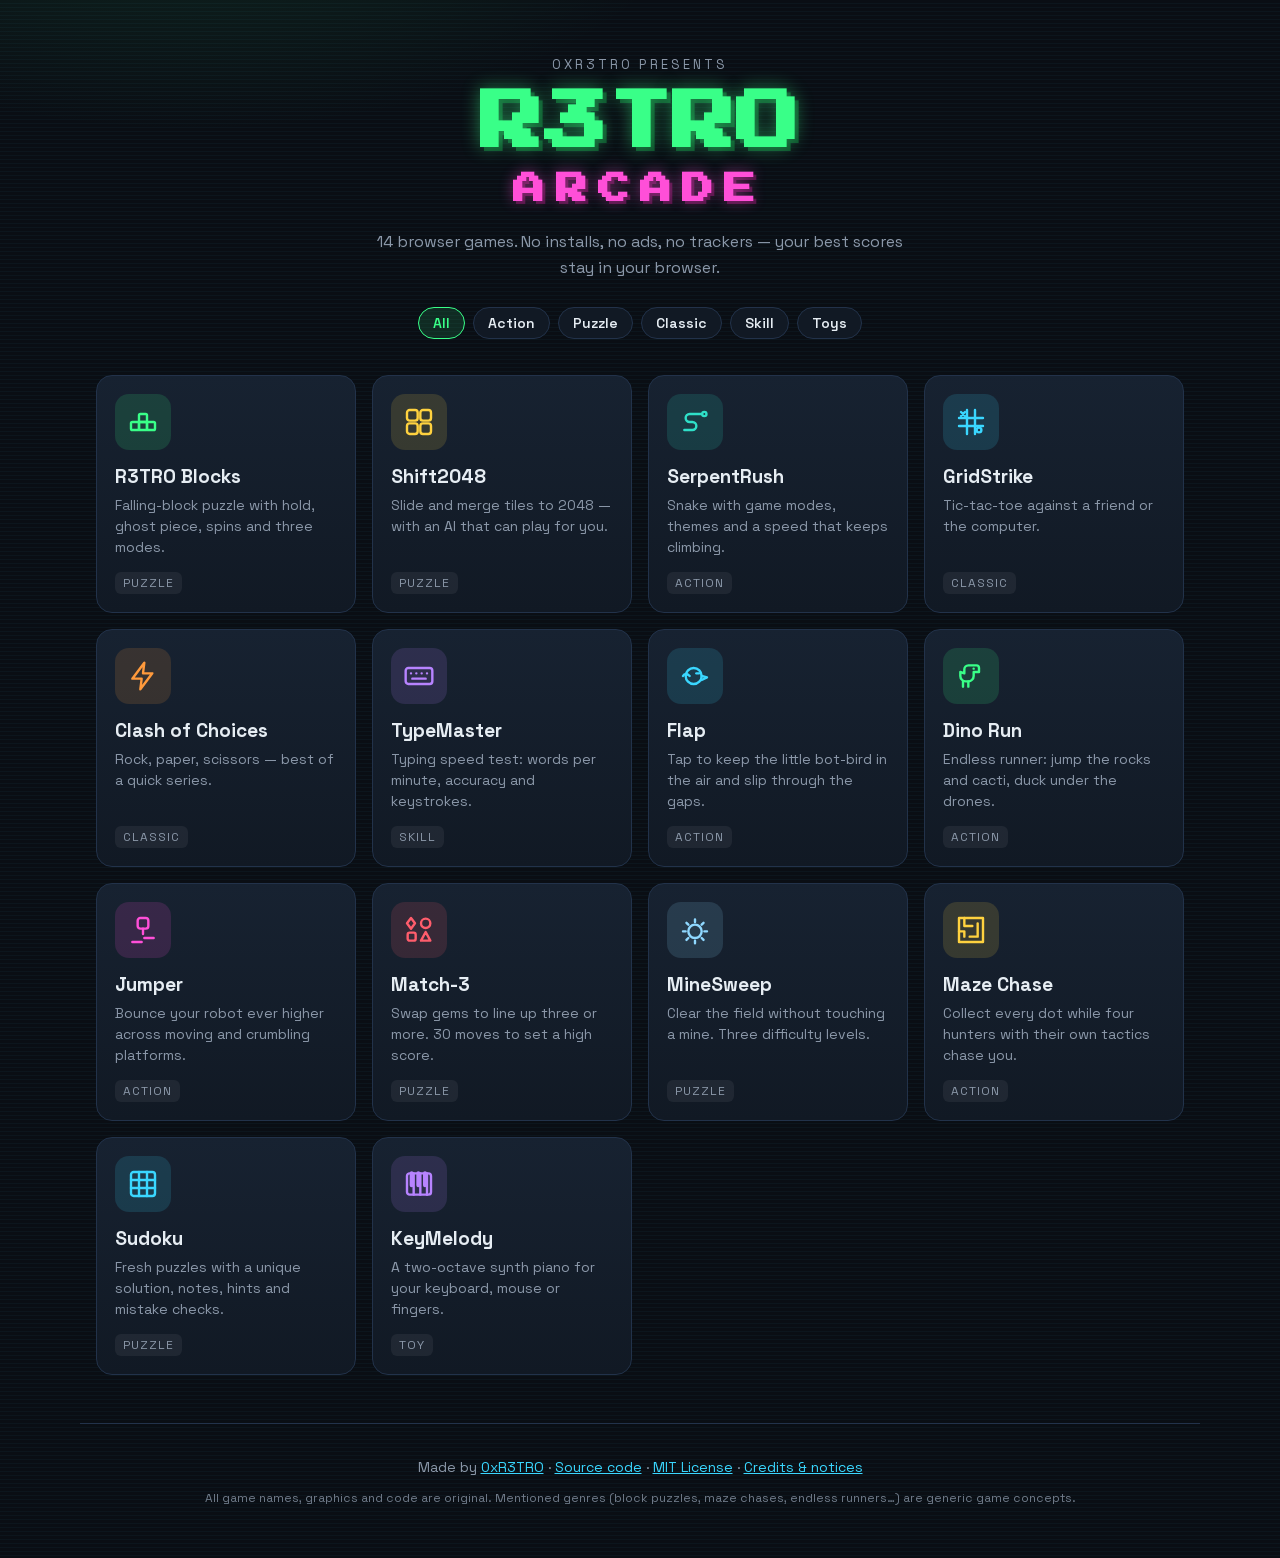
<file: index.html>
<!doctype html>
<html lang="en">
    <head>
        <meta charset="UTF-8" />
        <meta name="viewport" content="width=device-width, initial-scale=1" />
        <meta name="description" content="R3TRO Arcade — 14 browser games by 0xR3TRO. No installs, no ads, no trackers." />
        <meta name="theme-color" content="#0a0e14" />
        <title>R3TRO Arcade</title>
        <link rel="icon" href="assets/favicon.svg" type="image/svg+xml" />
        <link rel="stylesheet" href="assets/arcade.css" />
    </head>
    <body>
        <header class="hero">
            <p class="eyebrow">0xR3TRO presents</p>
            <h1 class="logo">R3TRO<span>ARCADE</span></h1>
            <p class="tagline">14 browser games. No installs, no ads, no trackers — your best scores stay in your browser.</p>
            <nav class="filters" aria-label="Filter games">
                <button class="chip" data-filter="all" aria-pressed="true">All</button>
                <button class="chip" data-filter="action" aria-pressed="false">Action</button>
                <button class="chip" data-filter="puzzle" aria-pressed="false">Puzzle</button>
                <button class="chip" data-filter="classic" aria-pressed="false">Classic</button>
                <button class="chip" data-filter="skill" aria-pressed="false">Skill</button>
                <button class="chip" data-filter="toy" aria-pressed="false">Toys</button>
            </nav>
        </header>

        <main>
            <ul class="grid" id="games"></ul>
        </main>

        <footer class="footer">
            <p>
                Made by <a href="https://github.com/0xR3TRO">0xR3TRO</a> ·
                <a href="https://github.com/0xR3TRO/arcade">Source code</a> ·
                <a href="https://github.com/0xR3TRO/arcade/blob/main/LICENSE">MIT License</a> ·
                <a href="https://github.com/0xR3TRO/arcade/blob/main/THIRD_PARTY_NOTICES.md">Credits &amp; notices</a>
            </p>
            <p class="small">All game names, graphics and code are original. Mentioned genres (block puzzles, maze chases, endless runners…) are generic game concepts.</p>
        </footer>

        <script src="shared/scores.js"></script>
        <script src="assets/arcade.js"></script>
    </body>
</html>
</file>
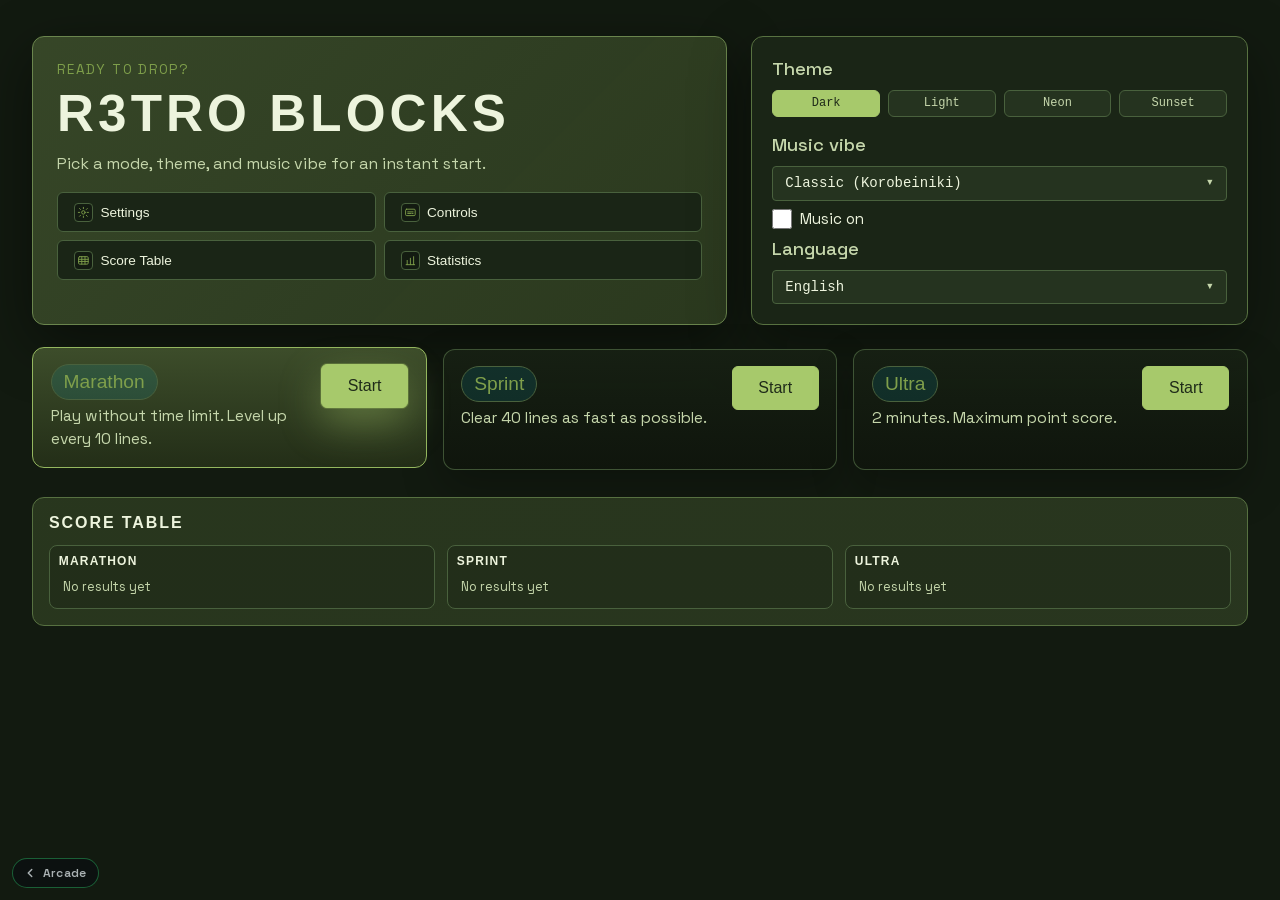
<file: games/blocks/index.html>
<!doctype html>
<html lang="en">
    <head>
        <meta charset="UTF-8" />
        <meta name="viewport" content="width=device-width, initial-scale=1.0" />
        <meta
            name="description"
            content="R3TRO Blocks — a falling-block puzzle game with modern guideline-style mechanics"
        />
        <meta name="theme-color" content="#0a0a0f" />
        <title>R3TRO Blocks</title>

        <!-- Stylesheets -->
        <link rel="stylesheet" href="styles/main.css" />
        <link rel="stylesheet" href="styles/game.css" />
        <link rel="stylesheet" href="styles/animations.css" />

        <!-- Favicon (inline SVG) -->
        <link
            rel="icon"
            href="data:image/svg+xml,<svg xmlns='http://www.w3.org/2000/svg' viewBox='0 0 100 100'><rect x='10' y='10' width='80' height='20' fill='%2300f0f0'/><rect x='10' y='35' width='40' height='20' fill='%23a000f0'/><rect x='30' y='60' width='40' height='20' fill='%23f0a000'/><rect x='50' y='60' width='40' height='20' fill='%2300f000'/></svg>"
        />
        <link rel="stylesheet" href="../../shared/fonts/fonts.css" />
    </head>

    <body>
        <!-- TOAST CONTAINER -->
        <div class="rt-toast-container" id="toast-container"></div>

        <div id="app" data-theme="dark" data-lang="en">
            <!-- ====================================================================
         LAUNCHER / MODE SELECT
         ==================================================================== -->
            <div id="modeSelect-screen" class="screen active">
                <div class="launcher-header">
                    <div class="launcher-copy">
                        <p class="launcher-eyebrow" data-i18n="launcher.eyebrow">
                            Ready to drop?
                        </p>
                        <h1 class="launcher-title" data-i18n="launcher.title">
                            R3TRO Blocks
                        </h1>
                        <p
                            class="launcher-subtitle"
                            data-i18n="launcher.subtitle"
                        >
                            Choose a mode, set your vibe, and jump right into the
                            stack.
                        </p>
                        <div class="launcher-actions">
                            <button
                                class="chip-btn chip-btn-icon"
                                data-action="settings"
                            >
                                <span class="chip-icon" aria-hidden="true">
                                    <svg viewBox="0 0 24 24" focusable="false">
                                        <circle cx="12" cy="12" r="3.25"></circle>
                                        <path
                                            d="M12 2.5V5M12 19V21.5M4.7 4.7l1.8 1.8M17.5 17.5l1.8 1.8M2.5 12H5M19 12h2.5M4.7 19.3l1.8-1.8M17.5 6.5l1.8-1.8"
                                        ></path>
                                    </svg>
                                </span>
                                <span data-i18n="settings.title">Settings</span>
                            </button>
                            <button
                                class="chip-btn chip-btn-icon"
                                data-action="controls"
                            >
                                <span class="chip-icon" aria-hidden="true">
                                    <svg viewBox="0 0 24 24" focusable="false">
                                        <rect x="3" y="6" width="18" height="12" rx="2"></rect>
                                        <path d="M7 11h10M7 14h6M15 14h2"></path>
                                    </svg>
                                </span>
                                <span data-i18n="controls.title">Controls</span>
                            </button>
                            <button
                                class="chip-btn chip-btn-icon"
                                data-action="leaderboard"
                            >
                                <span class="chip-icon" aria-hidden="true">
                                    <svg viewBox="0 0 24 24" focusable="false">
                                        <rect x="3" y="5" width="18" height="14" rx="2"></rect>
                                        <path d="M3 10h18M3 14h18M9 5v14M15 5v14"></path>
                                    </svg>
                                </span>
                                <span data-i18n="scores.title">Score Table</span>
                            </button>
                            <button
                                class="chip-btn chip-btn-icon"
                                data-action="stats"
                            >
                                <span class="chip-icon" aria-hidden="true">
                                    <svg viewBox="0 0 24 24" focusable="false">
                                        <path d="M4 20h16M6 20V12M12 20V8M18 20V5"></path>
                                    </svg>
                                </span>
                                <span data-i18n="stats.title">Stats</span>
                            </button>
                        </div>
                    </div>
                    <div class="launcher-quick">
                        <div class="quick-block">
                            <div
                                class="setting-label"
                                data-i18n="settings.theme"
                            >
                                Theme
                            </div>
                            <div class="theme-choice-grid">
                                <button
                                    class="setting-toggle-btn active"
                                    data-theme-choice="dark"
                                    data-i18n="settings.theme_dark"
                                >
                                    Dark
                                </button>
                                <button
                                    class="setting-toggle-btn"
                                    data-theme-choice="light"
                                    data-i18n="settings.theme_light"
                                >
                                    Light
                                </button>
                                <button
                                    class="setting-toggle-btn"
                                    data-theme-choice="neon"
                                    data-i18n="settings.theme_neon"
                                >
                                    Neon
                                </button>
                                <button
                                    class="setting-toggle-btn"
                                    data-theme-choice="sunset"
                                    data-i18n="settings.theme_sunset"
                                >
                                    Sunset
                                </button>
                            </div>
                        </div>
                        <div class="quick-block">
                            <label
                                class="setting-label"
                                for="music-style-quick"
                                data-i18n="settings.music_style"
                            >
                                Music vibe
                            </label>
                            <select
                                id="music-style-quick"
                                class="setting-select compact"
                                title="Music style"
                                aria-label="Music style"
                            >
                                <option value="classic" data-i18n="settings.music_style_classic">
                                    Korobeiniki
                                </option>
                                <option value="pulse" data-i18n="settings.music_style_pulse">
                                    Pulse runner
                                </option>
                                <option value="ambient" data-i18n="settings.music_style_ambient">
                                    Ambient drift
                                </option>
                            </select>
                            <label class="toggle-inline">
                                <input
                                    type="checkbox"
                                    id="music-toggle-quick"
                                    title="Music"
                                    aria-label="Music toggle"
                                />
                                <span data-i18n="settings.music_toggle">
                                    Music on
                                </span>
                            </label>
                            <label
                                class="setting-label"
                                for="lang-select-quick"
                                data-i18n="settings.language"
                            >
                                Language
                            </label>
                            <select
                                id="lang-select-quick"
                                class="setting-select compact"
                                title="Language selection"
                                aria-label="Language selection"
                            >
                                <option value="pl">Polski</option>
                                <option value="en" selected>English</option>
                                <option value="de">Deutsch</option>
                                <option value="ja">日本語</option>
                            </select>
                        </div>
                    </div>
                </div>

                <div
                    class="mode-grid"
                    role="listbox"
                    aria-label="Game mode selection"
                >
                    <div class="mode-item mode-card selected" data-action="marathon" tabindex="0" role="option" aria-selected="true">
                        <div class="mode-meta">
                            <span class="mode-pill" data-i18n="modes.marathon.name"
                                >Marathon</span
                            >
                            <span class="mode-desc" data-i18n="modes.marathon.desc"
                                >Classic endless mode. Score as high as you
                                can!</span
                            >
                        </div>
                        <div class="mode-actions">
                            <button
                                class="btn btn-primary"
                                data-i18n="launcher.start"
                            >
                                Start
                            </button>
                        </div>
                    </div>
                    <div class="mode-item mode-card" data-action="sprint" tabindex="-1" role="option" aria-selected="false">
                        <div class="mode-meta">
                            <span class="mode-pill" data-i18n="modes.sprint.name"
                                >Sprint (40 Lines)</span
                            >
                            <span class="mode-desc" data-i18n="modes.sprint.desc"
                                >Clear 40 lines as fast as possible</span
                            >
                        </div>
                        <div class="mode-actions">
                            <button
                                class="btn btn-primary"
                                data-i18n="launcher.start"
                            >
                                Start
                            </button>
                        </div>
                    </div>
                    <div class="mode-item mode-card" data-action="ultra" tabindex="-1" role="option" aria-selected="false">
                        <div class="mode-meta">
                            <span class="mode-pill" data-i18n="modes.ultra.name"
                                >Ultra (2 Minutes)</span
                            >
                            <span class="mode-desc" data-i18n="modes.ultra.desc"
                                >Score as high as you can in 2 minutes</span
                            >
                        </div>
                        <div class="mode-actions">
                            <button
                                class="btn btn-primary"
                                data-i18n="launcher.start"
                            >
                                Start
                            </button>
                        </div>
                    </div>
                </div>

                <section class="launcher-scoreboard" aria-label="Mode score table">
                    <h2
                        class="launcher-scoreboard-title"
                        data-i18n="scores.title"
                    >
                        Score Table
                    </h2>
                    <div class="launcher-scoreboard-grid">
                        <article class="launcher-score-card">
                            <h3 data-i18n="modes.marathon.name">Marathon</h3>
                            <div
                                id="quick-marathon-scores"
                                class="quick-scores-list"
                            ></div>
                        </article>
                        <article class="launcher-score-card">
                            <h3 data-i18n="modes.sprint.name">Sprint</h3>
                            <div
                                id="quick-sprint-scores"
                                class="quick-scores-list"
                            ></div>
                        </article>
                        <article class="launcher-score-card">
                            <h3 data-i18n="modes.ultra.name">Ultra</h3>
                            <div
                                id="quick-ultra-scores"
                                class="quick-scores-list"
                            ></div>
                        </article>
                    </div>
                </section>
            </div>

            <!-- ====================================================================
         SETTINGS SCREEN
         ==================================================================== -->
            <div id="settings-screen" class="screen">
                <h2 data-i18n="settings.title">Settings</h2>
                <div class="settings-content">
                    <div class="setting-row">
                        <span class="setting-label" data-i18n="settings.theme"
                            >Theme</span
                        >
                        <div class="setting-toggle-group">
                            <button
                                class="setting-toggle-btn active"
                                data-theme-choice="dark"
                                data-i18n="settings.theme_dark"
                            >
                                Dark
                            </button>
                            <button
                                class="setting-toggle-btn"
                                data-theme-choice="light"
                                data-i18n="settings.theme_light"
                            >
                                Light
                            </button>
                            <button
                                class="setting-toggle-btn"
                                data-theme-choice="neon"
                                data-i18n="settings.theme_neon"
                            >
                                Neon
                            </button>
                            <button
                                class="setting-toggle-btn"
                                data-theme-choice="sunset"
                                data-i18n="settings.theme_sunset"
                            >
                                Sunset
                            </button>
                        </div>
                    </div>
                    <div class="setting-row">
                        <span
                            class="setting-label"
                            data-i18n="settings.language"
                            >Language</span
                        >
                        <select
                            id="lang-select"
                            class="setting-select"
                            title="Language selection"
                            aria-label="Language selection"
                        >
                            <option value="pl">Polski</option>
                            <option value="en" selected>English</option>
                            <option value="de">Deutsch</option>
                            <option value="ja">日本語</option>
                        </select>
                    </div>
                    <div class="setting-row">
                        <span class="setting-label" data-i18n="settings.das"
                            >DAS (Delayed Auto Shift)</span
                        >
                        <span class="setting-value"
                            ><span id="das-value">167</span> ms</span
                        >
                    </div>
                    <div class="setting-row">
                        <input
                            type="range"
                            id="das-slider"
                            min="0"
                            max="300"
                            value="167"
                            title="DAS slider"
                            aria-label="DAS slider"
                        />
                    </div>
                    <div class="setting-row">
                        <span class="setting-label" data-i18n="settings.arr"
                            >ARR (Auto Repeat Rate)</span
                        >
                        <span class="setting-value"
                            ><span id="arr-value">33</span> ms</span
                        >
                    </div>
                    <div class="setting-row">
                        <input
                            type="range"
                            id="arr-slider"
                            min="0"
                            max="100"
                            value="33"
                            title="ARR slider"
                            aria-label="ARR slider"
                        />
                    </div>
                    <div class="setting-row">
                        <span class="setting-label" data-i18n="settings.ghost"
                            >Ghost Piece</span
                        >
                        <input
                            type="checkbox"
                            id="ghost-toggle"
                            checked
                            title="Ghost piece"
                            aria-label="Ghost piece"
                        />
                    </div>
                    <div class="setting-row">
                        <span class="setting-label" data-i18n="settings.music"
                            >Music</span
                        >
                        <input
                            type="checkbox"
                            id="music-toggle"
                            title="Music"
                            aria-label="Music"
                        />
                    </div>
                    <div class="setting-row">
                        <span
                            class="setting-label"
                            data-i18n="settings.music_style"
                            >Music vibe</span
                        >
                        <select
                            id="music-style-select"
                            class="setting-select"
                            title="Music style"
                            aria-label="Music style"
                        >
                            <option value="classic" data-i18n="settings.music_style_classic">
                                Korobeiniki
                            </option>
                            <option value="pulse" data-i18n="settings.music_style_pulse">
                                Pulse runner
                            </option>
                            <option value="ambient" data-i18n="settings.music_style_ambient">
                                Ambient drift
                            </option>
                        </select>
                    </div>
                    <div class="setting-row">
                        <span class="setting-label" data-i18n="settings.sfx"
                            >Sound Effects</span
                        >
                        <input
                            type="checkbox"
                            id="sfx-toggle"
                            checked
                            title="Sound effects"
                            aria-label="Sound effects"
                        />
                    </div>
                    <div class="setting-row">
                        <span class="setting-label">Volume</span>
                        <input
                            type="range"
                            id="volume-slider"
                            min="0"
                            max="100"
                            value="70"
                            title="Volume slider"
                            aria-label="Volume slider"
                        />
                    </div>
                    <div class="setting-row setting-row-action">
                        <span
                            class="setting-label"
                            data-i18n="settings.reset_stats_label"
                        >
                            Reset statistics
                        </span>
                        <button
                            type="button"
                            id="reset-stats-btn"
                            class="btn btn-danger btn-compact"
                            data-action="resetStats"
                            data-i18n="settings.reset_stats_btn"
                        >
                            Reset
                        </button>
                    </div>
                    <div class="setting-row setting-row-action">
                        <span
                            class="setting-label"
                            data-i18n="settings.reset_game_label"
                        >
                            Reset game data
                        </span>
                        <button
                            type="button"
                            id="reset-game-btn"
                            class="btn btn-danger btn-compact"
                            data-action="resetGameData"
                            data-i18n="settings.reset_game_btn"
                        >
                            Full reset
                        </button>
                    </div>
                </div>
                <button
                    class="back-btn"
                    data-action="back"
                    data-i18n="settings.back"
                >
                    ← Back
                </button>
            </div>

            <!-- ====================================================================
         CONTROLS SCREEN
         ==================================================================== -->
            <div id="controls-screen" class="screen">
                <h2 data-i18n="controls.title">Controls</h2>
                <div class="controls-content">
                    <div class="control-row">
                        <span data-i18n="controls.move_left">Move Left</span>
                        <span class="control-key">← / A</span>
                    </div>
                    <div class="control-row">
                        <span data-i18n="controls.move_right">Move Right</span>
                        <span class="control-key">→ / D</span>
                    </div>
                    <div class="control-row">
                        <span data-i18n="controls.soft_drop">Soft Drop</span>
                        <span class="control-key">↓</span>
                    </div>
                    <div class="control-row">
                        <span data-i18n="controls.hard_drop">Hard Drop</span>
                        <span class="control-key">Space</span>
                    </div>
                    <div class="control-row">
                        <span data-i18n="controls.rotate_cw">Rotate CW</span>
                        <span class="control-key">↑ / X</span>
                    </div>
                    <div class="control-row">
                        <span data-i18n="controls.rotate_ccw">Rotate CCW</span>
                        <span class="control-key">Z / Ctrl</span>
                    </div>
                    <div class="control-row">
                        <span data-i18n="controls.hold">Hold</span>
                        <span class="control-key">C / Shift</span>
                    </div>
                    <div class="control-row">
                        <span data-i18n="controls.pause">Pause</span>
                        <span class="control-key">P / Esc</span>
                    </div>
                    <div class="control-row">
                        <span data-i18n="controls.restart">Restart</span>
                        <span class="control-key">R</span>
                    </div>
                    <div class="control-divider">Mobile + Web</div>
                    <div class="control-row">
                        <span>Touch buttons</span>
                        <span class="control-key">Move / Rotate / Drop</span>
                    </div>
                    <div class="control-row">
                        <span>Swipe up / down</span>
                        <span class="control-key">Hard / Soft Drop</span>
                    </div>
                    <div class="control-row">
                        <span>Tap board left / right</span>
                        <span class="control-key">Rotate CCW / CW</span>
                    </div>
                </div>
                <button
                    class="back-btn"
                    data-action="back"
                    data-i18n="controls.back"
                >
                    ← Back
                </button>
            </div>

            <!-- ====================================================================
         LEADERBOARD SCREEN
         ==================================================================== -->
            <div id="leaderboard-screen" class="screen">
                <h2 data-i18n="scores.title">Score Table</h2>
                <div class="leaderboard-tabs">
                    <button
                        class="leaderboard-tab active"
                        data-mode="marathon"
                        data-i18n="modes.marathon.name"
                    >
                        Marathon
                    </button>
                    <button
                        class="leaderboard-tab"
                        data-mode="sprint"
                        data-i18n="modes.sprint.name"
                    >
                        Sprint
                    </button>
                    <button
                        class="leaderboard-tab"
                        data-mode="ultra"
                        data-i18n="modes.ultra.name"
                    >
                        Ultra
                    </button>
                </div>
                <div class="leaderboard-content">
                    <div
                        id="marathon-scores"
                        class="scores-container active"
                    ></div>
                    <div id="sprint-scores" class="scores-container"></div>
                    <div id="ultra-scores" class="scores-container"></div>
                </div>
                <button
                    class="back-btn"
                    data-action="back"
                    data-i18n="scores.back"
                >
                    ← Back
                </button>
            </div>

            <!-- ====================================================================
         STATS SCREEN
         ==================================================================== -->
            <div id="stats-screen" class="screen">
                <h2 data-i18n="stats.title">Lifetime Stats</h2>
                <div class="stats-content">
                    <div class="stats-grid">
                        <div class="stat-item">
                            <div class="stat-value" id="stat-games">0</div>
                            <div class="stat-label" data-i18n="stats.games">
                                Games Played
                            </div>
                        </div>
                        <div class="stat-item">
                            <div class="stat-value" id="stat-lines">0</div>
                            <div class="stat-label" data-i18n="stats.lines">
                                Lines Cleared
                            </div>
                        </div>
                        <div class="stat-item">
                            <div class="stat-value" id="stat-time">00:00</div>
                            <div class="stat-label" data-i18n="stats.time">
                                Time Played
                            </div>
                        </div>
                        <div class="stat-item">
                            <div class="stat-value" id="stat-pieces">0</div>
                            <div class="stat-label" data-i18n="stats.pieces">
                                Pieces Placed
                            </div>
                        </div>
                        <div class="stat-item">
                            <div class="stat-value" id="stat-max-score">
                                000000
                            </div>
                            <div
                                class="stat-label"
                                data-i18n="stats.max_score"
                            >
                                Best Score
                            </div>
                        </div>
                        <div class="stat-item">
                            <div class="stat-value" id="stat-max-level">0</div>
                            <div
                                class="stat-label"
                                data-i18n="stats.max_level"
                            >
                                Best Level
                            </div>
                        </div>
                        <div class="stat-item">
                            <div class="stat-value" id="stat-tspins">0</div>
                            <div class="stat-label" data-i18n="stats.tspins">
                                T-Spins
                            </div>
                        </div>
                        <div class="stat-item">
                            <div class="stat-value" id="stat-quads">0</div>
                            <div class="stat-label" data-i18n="stats.quads">
                                Quads
                            </div>
                        </div>
                    </div>
                </div>
                <button
                    class="back-btn"
                    data-action="back"
                    data-i18n="stats.back"
                >
                    ← Back
                </button>
            </div>

            <!-- ====================================================================
         GAME CONTAINER
         ==================================================================== -->
            <div id="game-container">
                <div class="game-layout">
                    <!-- Left Panel: Hold, Score, Level -->
                    <div class="left-panel">
                        <div class="panel-section">
                            <div class="panel-label" data-i18n="game.hold">
                                Hold
                            </div>
                            <div class="hold-container">
                                <canvas
                                    id="hold-canvas"
                                    width="80"
                                    height="60"
                                ></canvas>
                            </div>
                        </div>

                        <div class="panel-section score-container">
                            <div class="panel-label" data-i18n="game.score">
                                Score
                            </div>
                            <div class="panel-value" id="score-value">
                                000000
                            </div>
                            <div id="score-flyout"></div>
                        </div>

                        <div class="panel-section">
                            <div class="panel-label" data-i18n="game.level">
                                Level
                            </div>
                            <div class="panel-value" id="level-value">1</div>
                            <div class="level-progress">
                                <div
                                    class="level-progress-fill"
                                    id="level-progress"
                                ></div>
                            </div>
                        </div>

                        <div class="panel-section">
                            <div class="panel-label" data-i18n="game.time">
                                Time
                            </div>
                            <div class="panel-value" id="time-value">
                                00:00.00
                            </div>
                        </div>

                        <div class="panel-section combo-container">
                            <div class="panel-label" data-i18n="game.combo">
                                Combo
                            </div>
                            <div class="combo-value" id="combo-value">x0</div>
                        </div>
                    </div>

                    <!-- Center: Game Board -->
                    <div class="board-container">
                        <canvas id="game-canvas"></canvas>
                        <div id="action-text"></div>
                    </div>

                    <!-- Right Panel: Next Queue, Lines -->
                    <div class="right-panel">
                        <div class="panel-section">
                            <div class="panel-label" data-i18n="game.next">
                                Next
                            </div>
                            <div class="next-container">
                                <canvas
                                    id="next-canvas"
                                    width="80"
                                    height="350"
                                ></canvas>
                            </div>
                        </div>

                        <div class="panel-section">
                            <div class="panel-label" data-i18n="game.lines">
                                Lines
                            </div>
                            <div class="panel-value" id="lines-value">0</div>
                        </div>
                    </div>
                </div>

                <div
                    class="touch-controls"
                    id="touch-controls"
                    aria-label="Touch controls"
                >
                    <div class="touch-row">
                        <button
                            type="button"
                            class="touch-btn touch-btn-wide"
                            data-touch-action="hold"
                            aria-label="Hold"
                        >
                            HOLD
                        </button>
                        <button
                            type="button"
                            class="touch-btn"
                            data-touch-action="rotateCCW"
                            aria-label="Rotate counter clockwise"
                        >
                            ↺
                        </button>
                        <button
                            type="button"
                            class="touch-btn"
                            data-touch-action="rotateCW"
                            aria-label="Rotate clockwise"
                        >
                            ↻
                        </button>
                        <button
                            type="button"
                            class="touch-btn touch-btn-wide"
                            data-touch-action="hardDrop"
                            aria-label="Hard drop"
                        >
                            DROP
                        </button>
                    </div>
                    <div class="touch-row">
                        <button
                            type="button"
                            class="touch-btn touch-btn-main"
                            data-touch-action="moveLeft"
                            data-repeat="true"
                            aria-label="Move left"
                        >
                            ◀
                        </button>
                        <button
                            type="button"
                            class="touch-btn touch-btn-main"
                            data-touch-action="softDrop"
                            data-repeat="true"
                            aria-label="Soft drop"
                        >
                            ▼
                        </button>
                        <button
                            type="button"
                            class="touch-btn touch-btn-main"
                            data-touch-action="moveRight"
                            data-repeat="true"
                            aria-label="Move right"
                        >
                            ▶
                        </button>
                        <button
                            type="button"
                            class="touch-btn"
                            data-touch-action="pause"
                            aria-label="Pause"
                        >
                            II
                        </button>
                    </div>
                </div>

                <!-- Pause Overlay -->
                <div id="pause-overlay">
                    <h2 class="pause-title" data-i18n="pause.title">Paused</h2>
                    <p class="pause-subtitle">Game is paused</p>
                    <div class="pause-menu">
                        <button
                            class="pause-btn"
                            data-action="resume"
                            data-i18n="pause.resume"
                        >
                            Resume
                        </button>
                        <button
                            class="pause-btn"
                            data-action="restart"
                            data-i18n="pause.restart"
                        >
                            Restart
                        </button>
                        <button
                            class="pause-btn"
                            data-action="settings"
                            data-i18n="pause.settings"
                        >
                            Settings
                        </button>
                        <button
                            class="pause-btn pause-btn-danger"
                            data-action="quit"
                            data-i18n="pause.menu"
                        >
                            Quit to Menu
                        </button>
                    </div>
                </div>
            </div>

            <!-- ====================================================================
         GAME OVER SCREEN
         ==================================================================== -->
            <div id="gameOver-screen" class="screen">
                <h1 class="game-over-title" data-i18n="gameover.title">
                    Game Over
                </h1>
                <div id="high-score-notice" data-i18n="gameover.new_record">
                    New High Score!
                </div>
                <div class="game-over-stats">
                    <div class="game-over-stat">
                        <div class="game-over-stat-value" id="final-score">
                            000000
                        </div>
                        <div
                            class="game-over-stat-label"
                            data-i18n="gameover.score"
                        >
                            Score
                        </div>
                    </div>
                    <div class="game-over-stat">
                        <div class="game-over-stat-value" id="final-level">
                            1
                        </div>
                        <div
                            class="game-over-stat-label"
                            data-i18n="gameover.level"
                        >
                            Level
                        </div>
                    </div>
                    <div class="game-over-stat">
                        <div class="game-over-stat-value" id="final-lines">
                            0
                        </div>
                        <div
                            class="game-over-stat-label"
                            data-i18n="gameover.lines"
                        >
                            Lines
                        </div>
                    </div>
                    <div class="game-over-stat">
                        <div class="game-over-stat-value" id="final-time">
                            00:00
                        </div>
                        <div
                            class="game-over-stat-label"
                            data-i18n="gameover.time"
                        >
                            Time
                        </div>
                    </div>
                </div>
                <div class="game-over-buttons">
                    <button
                        class="btn btn-primary"
                        data-action="restart"
                        data-i18n="gameover.play_again"
                    >
                        Play Again
                    </button>
                    <button
                        class="btn"
                        data-action="quit"
                        data-i18n="gameover.menu"
                    >
                        Menu
                    </button>
                </div>
            </div>

            <!-- ====================================================================
         NAME ENTRY SCREEN
         ==================================================================== -->
            <div id="nameEntry-screen" class="screen">
                <h2 data-i18n="gameover.initials">Enter Your Name</h2>
                <div class="name-entry-container">
                    <div class="name-char active">A</div>
                    <div class="name-char">A</div>
                    <div class="name-char">A</div>
                </div>
                <p class="name-instructions" data-i18n="gameover.initials_help">
                    Use letter keys (A-Z, 0-9), arrows to move, Enter to confirm
                </p>
            </div>

        </div>

        <!-- Scripts -->
        <script src="src/engine.js"></script>
        <script src="src/renderer.js"></script>
        <script src="src/input.js"></script>
        <script src="src/audio.js"></script>
        <script src="src/storage.js"></script>
        <script src="src/ui.js"></script>
        <script src="src/custom-select.js"></script>

        <!-- i18n Module (inline for single-file compatibility) -->
        <script>
            const TRANSLATIONS = {
                pl: {
                    app: {
                        title: "R3TRO Blocks",
                        tagline: "Przeglądarkowa klasyka — nowa era",
                    },
                    launcher: {
                        title: "R3TRO Blocks",
                        eyebrow: "Gotowy na drop?",
                        subtitle:
                            "Wybierz tryb, motyw i muzykę, aby od razu wskoczyć do gry.",
                        start: "Start",
                    },
                    nav: {
                        settings: "Ustawienia",
                        controls: "Sterowanie",
                        scores: "Wyniki",
                    },
                    menu: {
                        play: "Graj",
                        modes: "Tryby gry",
                        scores: "Tabela wyników",
                        settings: "Ustawienia",
                        controls: "Sterowanie",
                        stats: "Statystyki",
                    },
                    modes: {
                        marathon: {
                            name: "Maraton",
                            desc: "Graj bez limitu czasu. Poziom rośnie co 10 linii.",
                        },
                        sprint: {
                            name: "Sprint",
                            desc: "Skasuj 40 linii w jak najkrótszym czasie.",
                        },
                        ultra: {
                            name: "Ultra",
                            desc: "2 minuty. Maksymalny wynik punktowy.",
                        },
                        back: "← Powrót",
                    },
                    game: {
                        hold: "Trzymaj",
                        score: "Wynik",
                        level: "Poziom",
                        time: "Czas",
                        next: "Następne",
                        lines: "Linie",
                    },
                    pause: {
                        title: "PAUZA",
                        resume: "Wznów",
                        restart: "Restart",
                        settings: "Ustawienia",
                        menu: "Menu",
                    },
                    gameover: {
                        title: "GAME OVER",
                        new_record: "NOWY REKORD!",
                        score: "Wynik",
                        level: "Poziom",
                        lines: "Linie",
                        time: "Czas",
                        initials: "Wpisz inicjały",
                        initials_help:
                            "Wpisz litery (A-Z, 0-9), strzałkami zmień pozycję, Enter zatwierdza",
                        play_again: "Jeszcze raz",
                        menu: "Menu",
                    },
                    settings: {
                        title: "Ustawienia",
                        theme: "Motyw",
                        theme_dark: "Ciemny",
                        theme_light: "Jasny",
                        theme_neon: "Neon",
                        theme_sunset: "Zachód słońca",
                        language: "Język",
                        ghost: "Ghost piece",
                        music: "Muzyka",
                        music_style: "Styl muzyki",
                        music_style_classic: "Klasyczny (Korobeiniki)",
                        music_style_pulse: "Pulsujący bieg",
                        music_style_ambient: "Ambientowy dryf",
                        music_toggle: "Muzyka włączona",
                        sfx: "Efekty dźwiękowe",
                        das: "DAS",
                        arr: "ARR",
                        reset_stats_label: "Wyczyść statystyki gry",
                        reset_stats_btn: "Resetuj",
                        reset_stats_confirm:
                            "Czy na pewno wyczyścić wszystkie statystyki?",
                        reset_game_label:
                            "Przywróć dane gry i wyczyść tabelę wyników",
                        reset_game_btn: "Pełny reset",
                        reset_game_confirm:
                            "Przywrócić ustawienia, wyczyścić statystyki i tabelę wyników?",
                        back: "← Powrót",
                    },
                    controls: {
                        title: "Sterowanie",
                        move_left: "Ruch w lewo",
                        move_right: "Ruch w prawo",
                        rotate_cw: "Rotacja CW",
                        rotate_ccw: "Rotacja CCW",
                        hard_drop: "Hard Drop",
                        soft_drop: "Soft Drop",
                        hold: "Trzymaj",
                        pause: "Pauza",
                        restart: "Restart",
                        back: "← Powrót",
                    },
                    scores: {
                        title: "Tabela wyników",
                        empty: "Brak wyników",
                        back: "← Powrót",
                    },
                    stats: {
                        title: "Statystyki",
                        games: "Rozegrane gry",
                        lines: "Skasowane linie",
                        time: "Czas gry",
                        max_score: "Najlepszy wynik",
                        max_level: "Najlepszy poziom",
                        quads: "Czwórki",
                        tspins: "T-Spiny",
                        pieces: "Położone klocki",
                        back: "← Powrót",
                    },
                    toast: {
                        theme_dark: "Ciemny motyw",
                        theme_light: "Jasny motyw",
                        theme_neon: "Neonowy motyw",
                        theme_sunset: "Motyw zachodu",
                        lang_changed: "Język zmieniony",
                        stats_reset: "Statystyki zostały wyczyszczone",
                        game_reset: "Dane gry zostały zresetowane",
                    },
                },
                en: {
                    app: {
                        title: "R3TRO Blocks",
                        tagline: "Browser classic — new era",
                    },
                    launcher: {
                        title: "R3TRO Blocks",
                        eyebrow: "Ready to drop?",
                        subtitle:
                            "Pick a mode, theme, and music vibe for an instant start.",
                        start: "Start",
                    },
                    nav: {
                        settings: "Settings",
                        controls: "Controls",
                        scores: "Scores",
                    },
                    menu: {
                        play: "Play",
                        modes: "Game Modes",
                        scores: "Score Table",
                        settings: "Settings",
                        controls: "Controls",
                        stats: "Statistics",
                    },
                    modes: {
                        marathon: {
                            name: "Marathon",
                            desc: "Play without time limit. Level up every 10 lines.",
                        },
                        sprint: {
                            name: "Sprint",
                            desc: "Clear 40 lines as fast as possible.",
                        },
                        ultra: {
                            name: "Ultra",
                            desc: "2 minutes. Maximum point score.",
                        },
                        back: "← Back",
                    },
                    game: {
                        hold: "Hold",
                        score: "Score",
                        level: "Level",
                        time: "Time",
                        next: "Next",
                        lines: "Lines",
                    },
                    pause: {
                        title: "PAUSED",
                        resume: "Resume",
                        restart: "Restart",
                        settings: "Settings",
                        menu: "Menu",
                    },
                    gameover: {
                        title: "GAME OVER",
                        new_record: "NEW RECORD!",
                        score: "Score",
                        level: "Level",
                        lines: "Lines",
                        time: "Time",
                        initials: "Enter initials",
                        initials_help:
                            "Type letters (A-Z, 0-9), use arrows to move, press Enter to confirm",
                        play_again: "Play Again",
                        menu: "Menu",
                    },
                    settings: {
                        title: "Settings",
                        theme: "Theme",
                        theme_dark: "Dark",
                        theme_light: "Light",
                        theme_neon: "Neon",
                        theme_sunset: "Sunset",
                        language: "Language",
                        ghost: "Ghost piece",
                        music: "Music",
                        music_style: "Music vibe",
                        music_style_classic: "Classic (Korobeiniki)",
                        music_style_pulse: "Pulse runner",
                        music_style_ambient: "Ambient drift",
                        music_toggle: "Music on",
                        sfx: "Sound Effects",
                        das: "DAS",
                        arr: "ARR",
                        reset_stats_label: "Clear lifetime statistics",
                        reset_stats_btn: "Reset",
                        reset_stats_confirm:
                            "Are you sure you want to reset all statistics?",
                        reset_game_label:
                            "Reset all game data and clear score table",
                        reset_game_btn: "Full reset",
                        reset_game_confirm:
                            "Reset settings, statistics, and score table?",
                        back: "← Back",
                    },
                    controls: {
                        title: "Controls",
                        move_left: "Move left",
                        move_right: "Move right",
                        rotate_cw: "Rotate CW",
                        rotate_ccw: "Rotate CCW",
                        hard_drop: "Hard Drop",
                        soft_drop: "Soft Drop",
                        hold: "Hold",
                        pause: "Pause",
                        restart: "Restart",
                        back: "← Back",
                    },
                    scores: {
                        title: "Score Table",
                        empty: "No results yet",
                        back: "← Back",
                    },
                    stats: {
                        title: "Statistics",
                        games: "Games played",
                        lines: "Lines cleared",
                        time: "Time played",
                        max_score: "Best score",
                        max_level: "Best level",
                        quads: "Quads",
                        tspins: "T-Spins",
                        pieces: "Pieces placed",
                        back: "← Back",
                    },
                    toast: {
                        theme_dark: "Dark theme",
                        theme_light: "Light theme",
                        theme_neon: "Neon theme",
                        theme_sunset: "Sunset theme",
                        lang_changed: "Language changed",
                        stats_reset: "Statistics were reset",
                        game_reset: "Game data has been reset",
                    },
                },
                de: {
                    app: {
                        title: "R3TRO Blocks",
                        tagline: "Browser-Klassiker — neue Ära",
                    },
                    launcher: {
                        title: "R3TRO Blocks",
                        eyebrow: "Bereit für den Drop?",
                        subtitle:
                            "Wähle Modus, Design und Musik für einen sofortigen Start.",
                        start: "Start",
                    },
                    nav: {
                        settings: "Einstellungen",
                        controls: "Steuerung",
                        scores: "Punkte",
                    },
                    menu: {
                        play: "Spielen",
                        modes: "Spielmodi",
                        scores: "Punktetabelle",
                        settings: "Einstellungen",
                        controls: "Steuerung",
                        stats: "Statistiken",
                    },
                    modes: {
                        marathon: {
                            name: "Marathon",
                            desc: "Ohne Zeitlimit spielen. Level steigt alle 10 Linien.",
                        },
                        sprint: {
                            name: "Sprint",
                            desc: "40 Linien so schnell wie möglich räumen.",
                        },
                        ultra: {
                            name: "Ultra",
                            desc: "2 Minuten. Maximale Punktzahl.",
                        },
                        back: "← Zurück",
                    },
                    game: {
                        hold: "Halten",
                        score: "Punkte",
                        level: "Level",
                        time: "Zeit",
                        next: "Nächste",
                        lines: "Linien",
                    },
                    pause: {
                        title: "PAUSE",
                        resume: "Fortsetzen",
                        restart: "Neustart",
                        settings: "Einstellungen",
                        menu: "Menü",
                    },
                    gameover: {
                        title: "SPIEL VORBEI",
                        new_record: "NEUER REKORD!",
                        score: "Punkte",
                        level: "Level",
                        lines: "Linien",
                        time: "Zeit",
                        initials: "Initialen eingeben",
                        initials_help:
                            "Gib Zeichen ein (A-Z, 0-9), mit Pfeilen wechseln, Enter bestätigt",
                        play_again: "Nochmal",
                        menu: "Menü",
                    },
                    settings: {
                        title: "Einstellungen",
                        theme: "Design",
                        theme_dark: "Dunkel",
                        theme_light: "Hell",
                        theme_neon: "Neon",
                        theme_sunset: "Sonnenuntergang",
                        language: "Sprache",
                        ghost: "Geist-Stück",
                        music: "Musik",
                        music_style: "Musik-Stil",
                        music_style_classic: "Klassisch (Korobeiniki)",
                        music_style_pulse: "Puls-Runner",
                        music_style_ambient: "Ambient-Drift",
                        music_toggle: "Musik an",
                        sfx: "Soundeffekte",
                        das: "DAS",
                        arr: "ARR",
                        reset_stats_label: "Spielstatistiken zurücksetzen",
                        reset_stats_btn: "Zurücksetzen",
                        reset_stats_confirm:
                            "Möchtest du wirklich alle Statistiken zurücksetzen?",
                        reset_game_label:
                            "Spieldaten zurücksetzen und Punktetabelle löschen",
                        reset_game_btn: "Vollständig zurücksetzen",
                        reset_game_confirm:
                            "Einstellungen, Statistiken und Punktetabelle zurücksetzen?",
                        back: "← Zurück",
                    },
                    controls: {
                        title: "Steuerung",
                        move_left: "Links bewegen",
                        move_right: "Rechts bewegen",
                        rotate_cw: "Drehen CW",
                        rotate_ccw: "Drehen CCW",
                        hard_drop: "Hard Drop",
                        soft_drop: "Soft Drop",
                        hold: "Halten",
                        pause: "Pause",
                        restart: "Neustart",
                        back: "← Zurück",
                    },
                    scores: {
                        title: "Punktetabelle",
                        empty: "Noch keine Ergebnisse",
                        back: "← Zurück",
                    },
                    stats: {
                        title: "Statistiken",
                        games: "Gespielte Spiele",
                        lines: "Gelöschte Linien",
                        time: "Spielzeit",
                        max_score: "Bester Punktestand",
                        max_level: "Bestes Level",
                        quads: "Quads",
                        tspins: "T-Spins",
                        pieces: "Platzierte Teile",
                        back: "← Zurück",
                    },
                    toast: {
                        theme_dark: "Dunkles Design",
                        theme_light: "Helles Design",
                        theme_neon: "Neon-Design",
                        theme_sunset: "Sonnenuntergang-Design",
                        lang_changed: "Sprache geändert",
                        stats_reset: "Statistiken wurden zurückgesetzt",
                        game_reset: "Spieldaten wurden zurückgesetzt",
                    },
                },
                ja: {
                    app: {
                        title: "R3TRO Blocks",
                        tagline: "ブラウザクラシック — 新時代",
                    },
                    launcher: {
                        title: "R3TRO Blocks",
                        eyebrow: "ドロップの準備はOK？",
                        subtitle:
                            "モード・テーマ・音楽を選んで、すぐにゲームへ。",
                        start: "スタート",
                    },
                    nav: {
                        settings: "設定",
                        controls: "操作",
                        scores: "スコア",
                    },
                    menu: {
                        play: "プレイ",
                        modes: "ゲームモード",
                        scores: "スコア表",
                        settings: "設定",
                        controls: "操作説明",
                        stats: "統計",
                    },
                    modes: {
                        marathon: {
                            name: "マラソン",
                            desc: "時間制限なし。10ラインごとにレベルアップ。",
                        },
                        sprint: {
                            name: "スプリント",
                            desc: "40ラインを最速でクリア。",
                        },
                        ultra: {
                            name: "ウルトラ",
                            desc: "2分間。最大ポイントを獲得。",
                        },
                        back: "← 戻る",
                    },
                    game: {
                        hold: "ホールド",
                        score: "スコア",
                        level: "レベル",
                        time: "タイム",
                        next: "ネクスト",
                        lines: "ライン",
                    },
                    pause: {
                        title: "一時停止",
                        resume: "再開",
                        restart: "リスタート",
                        settings: "設定",
                        menu: "メニュー",
                    },
                    gameover: {
                        title: "ゲームオーバー",
                        new_record: "新記録！",
                        score: "スコア",
                        level: "レベル",
                        lines: "ライン",
                        time: "タイム",
                        initials: "イニシャルを入力",
                        initials_help:
                            "文字キー (A-Z, 0-9) で入力、矢印で移動、Enter で確定",
                        play_again: "もう一度",
                        menu: "メニュー",
                    },
                    settings: {
                        title: "設定",
                        theme: "テーマ",
                        theme_dark: "ダーク",
                        theme_light: "ライト",
                        theme_neon: "ネオン",
                        theme_sunset: "サンセット",
                        language: "言語",
                        ghost: "ゴーストピース",
                        music: "BGM",
                        music_style: "音楽スタイル",
                        music_style_classic: "クラシック（コロベイニキ）",
                        music_style_pulse: "パルス・ランナー",
                        music_style_ambient: "アンビエント・ドリフト",
                        music_toggle: "音楽オン",
                        sfx: "効果音",
                        das: "DAS",
                        arr: "ARR",
                        reset_stats_label: "プレイ統計をリセット",
                        reset_stats_btn: "リセット",
                        reset_stats_confirm:
                            "すべての統計をリセットしてもよろしいですか？",
                        reset_game_label:
                            "ゲームデータを初期化してスコア表をクリア",
                        reset_game_btn: "完全リセット",
                        reset_game_confirm:
                            "設定・統計・スコア表をすべてリセットしますか？",
                        back: "← 戻る",
                    },
                    controls: {
                        title: "操作説明",
                        move_left: "左移動",
                        move_right: "右移動",
                        rotate_cw: "右回転",
                        rotate_ccw: "左回転",
                        hard_drop: "ハードドロップ",
                        soft_drop: "ソフトドロップ",
                        hold: "ホールド",
                        pause: "一時停止",
                        restart: "リスタート",
                        back: "← 戻る",
                    },
                    scores: {
                        title: "スコア表",
                        empty: "まだ結果はありません",
                        back: "← 戻る",
                    },
                    stats: {
                        title: "統計",
                        games: "プレイ回数",
                        lines: "消去ライン",
                        time: "プレイ時間",
                        max_score: "最高スコア",
                        max_level: "最高レベル",
                        quads: "クアッド",
                        tspins: "Tスピン",
                        pieces: "配置ピース",
                        back: "← 戻る",
                    },
                    toast: {
                        theme_dark: "ダークテーマ",
                        theme_light: "ライトテーマ",
                        theme_neon: "ネオンテーマ",
                        theme_sunset: "サンセットテーマ",
                        lang_changed: "言語が変更されました",
                        stats_reset: "統計をリセットしました",
                        game_reset: "ゲームデータをリセットしました",
                    },
                },
            };

            class I18n {
                static #locale = "en";
                static #translations = TRANSLATIONS.en;
                static get locale() {
                    return this.#locale;
                }

                static load(locale) {
                    if (!TRANSLATIONS[locale]) locale = "en";
                    this.#locale = locale;
                    this.#translations = TRANSLATIONS[locale];
                    this.#updateDOM();
                }

                static t(key, vars = {}) {
                    const str = this.#get(key) || key;
                    if (typeof str !== "string") return key;
                    return str.replace(
                        /\{(\w+)\}/g,
                        (_, k) => vars[k] ?? `{${k}}`,
                    );
                }

                static #get(key) {
                    return key
                        .split(".")
                        .reduce((obj, k) => obj?.[k], this.#translations);
                }

                static #updateDOM() {
                    document.querySelectorAll("[data-i18n]").forEach((el) => {
                        const key = el.dataset.i18n;
                        const val = this.t(key);
                        if (el.dataset.i18nAttr)
                            el.setAttribute(el.dataset.i18nAttr, val);
                        else el.textContent = val;
                    });
                    document.documentElement.setAttribute("lang", this.#locale);
                    document.title = this.t("app.title");
                    document.dispatchEvent(new CustomEvent("i18n:updated"));
                }
            }

            // Theme Manager
            class ThemeManager {
                static #current = "dark";
                static #themes = ["dark", "light", "neon", "sunset"];

                static init() {
                    const saved = localStorage.getItem("r3tro_blocks_theme") || "dark";
                    this.set(saved);
                }

                static get current() {
                    return this.#current;
                }

                static set(theme) {
                    const targetTheme = this.#themes.includes(theme)
                        ? theme
                        : "dark";
                    this.#current = targetTheme;
                    document
                        .getElementById("app")
                        .setAttribute("data-theme", targetTheme);
                    document.body.style.background = getComputedStyle(
                        document.documentElement,
                    )
                        .getPropertyValue("--rt-bg-base")
                        .trim();
                    const metaTheme = document.querySelector(
                        'meta[name="theme-color"]',
                    );
                    if (metaTheme) {
                        metaTheme.setAttribute(
                            "content",
                            getComputedStyle(document.documentElement)
                                .getPropertyValue("--rt-bg-base")
                                .trim(),
                        );
                    }
                    localStorage.setItem("r3tro_blocks_theme", targetTheme);

                    document
                        .querySelectorAll("[data-theme-choice]")
                        .forEach((btn) => {
                            btn.classList.toggle(
                                "active",
                                btn.dataset.themeChoice === targetTheme,
                            );
                        });
                }

            }

            // Toast notifications
            function showToast(message, type = "info") {
                const container = document.getElementById("toast-container");
                const toast = document.createElement("div");
                toast.className = `rt-toast ${type}`;
                toast.textContent = message;
                container.appendChild(toast);

                requestAnimationFrame(() => toast.classList.add("show"));
                setTimeout(() => {
                    toast.classList.remove("show");
                    setTimeout(() => toast.remove(), 300);
                }, 2500);
            }
        </script>

        <script>
            "use strict";

            /**
             * R3TRO Blocks - Main Application
             * Initializes and coordinates all game systems
             */
            class BlocksApp {
                #engine;
                #renderer;
                #input;
                #audio;
                #storage;
                #ui;
                #customSelects;
                #lastTime = 0;
                #gravityAccumulator = 0;
                #running = false;

                constructor() {
                    // Initialize theme and i18n first
                    ThemeManager.init();
                    const savedLang = localStorage.getItem("r3tro_blocks_lang") || "en";
                    I18n.load(savedLang);
                    this.#updateLangButtons(savedLang);

                    this.#storage = new StorageManager();
                    this.#audio = new AudioEngine();
                    this.#engine = new GameEngine();

                    // Initialize canvas and renderer
                    const canvas = document.getElementById("game-canvas");
                    this.#renderer = new Renderer(canvas, this.#engine);

                    // Initialize input
                    this.#input = new InputManager(
                        this.#engine,
                        this.#storage.getSettings(),
                    );

                    // Initialize UI
                    this.#ui = new UIManager(this);

                    // Expose for UI manager
                    this.engine = this.#engine;
                    this.renderer = this.#renderer;
                    this.audio = this.#audio;
                    this.storage = this.#storage;

                    // Setup event handlers
                    this.#setupEngineEvents();
                    this.#setupInputEvents();
                    this.#setupUIEvents();
                    this.#setupCustomSelects();

                    // Load settings
                    this.#applySettings();
                }

                /**
                 * Setup custom select controls used across launcher and settings.
                 */
                #setupCustomSelects() {
                    this.#customSelects = new CustomSelectManager([
                        "lang-select",
                        "lang-select-quick",
                        "music-style-select",
                        "music-style-quick",
                    ]);
                    this.#customSelects.init();
                    this.#customSelects.syncAll();
                }

                /**
                 * Setup engine event handlers
                 */
                #setupEngineEvents() {
                    this.#engine.on("pieceSpawn", () => {
                        // Update next queue display
                    });

                    this.#engine.on("pieceMove", () => {
                        this.#audio.playMove();
                    });

                    this.#engine.on("pieceRotate", () => {
                        this.#audio.playRotate();
                    });

                    this.#engine.on("pieceLock", () => {
                        this.#audio.playLock();
                        document
                            .getElementById("game-canvas")
                            ?.classList.add("lock-flash");
                        setTimeout(() => {
                            document
                                .getElementById("game-canvas")
                                ?.classList.remove("lock-flash");
                        }, 150);
                    });

                    this.#engine.on("hardDrop", () => {
                        this.#audio.playHardDrop();
                    });

                    this.#engine.on("hold", () => {
                        this.#audio.playHold();
                    });

                    this.#engine.on("lineClear", (data) => {
                        if (data.lines === 4) {
                            this.#audio.playQuad();
                            this.#ui.showActionText("QUAD!", "quad");
                        } else if (data.isTSpin) {
                            this.#audio.playTSpin();
                            this.#ui.showActionText(
                                `T-SPIN ${["", "SINGLE", "DOUBLE", "TRIPLE"][data.lines]}`,
                                "tspin",
                            );
                        } else {
                            this.#audio.playLineClear(data.lines);
                        }

                        if (data.combo > 0) {
                            this.#ui.showActionText(
                                `${data.combo + 1}x COMBO`,
                                "combo",
                            );
                        }
                    });

                    this.#engine.on("levelUp", (data) => {
                        this.#audio.playLevelUp();
                        this.#ui.showActionText("LEVEL UP!", "default");
                        document
                            .querySelector(".board-container")
                            ?.classList.add("level-up");
                        setTimeout(() => {
                            document
                                .querySelector(".board-container")
                                ?.classList.remove("level-up");
                        }, 500);
                    });

                    this.#engine.on("gameOver", (data) => {
                        this.#running = false;
                        this.#audio.playGameOver();
                        this.#audio.stopMusic();

                        // Update stats
                        this.#storage.updateStats({
                            score: data.score,
                            level: data.level,
                            lines: data.lines,
                            time: data.time,
                            piecesPlaced: this.#engine.piecesPlaced,
                            tSpins: this.#engine.tSpins,
                        });

                        // Show game over screen
                        setTimeout(() => {
                            this.#ui.showGameOver({
                                ...data,
                                mode: this.#engine.mode,
                            });
                        }, 500);
                    });

                    this.#engine.on("pauseToggle", (data) => {
                        if (data.paused) {
                            this.#ui.showPause();
                            this.#audio.playPause();
                        } else {
                            this.#ui.hidePause();
                        }
                    });

                    this.#engine.on("sprintComplete", (data) => {
                        this.#running = false;
                        this.#ui.showActionText("COMPLETE!", "perfect");
                        setTimeout(() => {
                            this.#ui.showGameOver({
                                ...data,
                                level: this.#engine.level,
                                lines: this.#engine.lines,
                                mode: "sprint",
                            });
                        }, 1000);
                    });

                    this.#engine.on("ultraComplete", (data) => {
                        this.#ui.showActionText("TIME UP!", "default");
                        setTimeout(() => {
                            this.#ui.showGameOver({
                                ...data,
                                level: this.#engine.level,
                                time: 120000,
                                mode: "ultra",
                            });
                        }, 1000);
                    });
                }

                /**
                 * Setup input event handlers
                 */
                #setupInputEvents() {
                    this.#input.on("restart", () => {
                        if (this.#engine.gameOver) {
                            this.start(this.#engine.mode);
                        }
                    });

                    this.#input.on("toggleFps", () => {
                        this.#renderer.toggleFps();
                    });
                }

                /**
                 * Setup UI-specific events
                 */
                #setupUIEvents() {
                    // Leaderboard tab switching
                    document
                        .querySelectorAll(".leaderboard-tab")
                        .forEach((tab) => {
                            tab.addEventListener("click", () => {
                                document
                                    .querySelectorAll(".leaderboard-tab")
                                    .forEach((t) =>
                                        t.classList.remove("active"),
                                    );
                                document
                                    .querySelectorAll(".scores-container")
                                    .forEach((c) =>
                                        c.classList.remove("active"),
                                    );
                                tab.classList.add("active");
                                document
                                    .getElementById(
                                        `${tab.dataset.mode}-scores`,
                                    )
                                    ?.classList.add("active");
                            });
                        });

                    // Settings sliders
                    document
                        .getElementById("das-slider")
                        ?.addEventListener("input", (e) => {
                            document.getElementById("das-value").textContent =
                                e.target.value;
                            this.#storage.updateSettings({
                                das: parseInt(e.target.value),
                            });
                            this.#input.setConfig({
                                DAS: parseInt(e.target.value),
                            });
                        });

                    document
                        .getElementById("arr-slider")
                        ?.addEventListener("input", (e) => {
                            document.getElementById("arr-value").textContent =
                                e.target.value;
                            this.#storage.updateSettings({
                                arr: parseInt(e.target.value),
                            });
                            this.#input.setConfig({
                                ARR: parseInt(e.target.value),
                            });
                        });

                    document
                        .getElementById("volume-slider")
                        ?.addEventListener("input", (e) => {
                            this.#audio.setMasterVolume(e.target.value / 100);
                            this.#storage.updateSettings({
                                volume: e.target.value / 100,
                            });
                        });

                    document
                        .getElementById("music-toggle")
                        ?.addEventListener("change", (e) => {
                            this.#setMusicEnabled(e.target.checked);
                        });

                    document
                        .getElementById("music-toggle-quick")
                        ?.addEventListener("change", (e) => {
                            this.#setMusicEnabled(e.target.checked);
                        });

                    document
                        .getElementById("sfx-toggle")
                        ?.addEventListener("change", (e) => {
                            this.#audio.setEnabled(e.target.checked);
                            this.#storage.updateSettings({
                                sfxEnabled: e.target.checked,
                            });
                        });

                    document
                        .getElementById("music-style-select")
                        ?.addEventListener("change", (e) => {
                            this.#setMusicStyle(e.target.value);
                        });

                    document
                        .getElementById("music-style-quick")
                        ?.addEventListener("change", (e) => {
                            this.#setMusicStyle(e.target.value);
                        });

                    // Theme toggle buttons in settings
                    document
                        .querySelectorAll("[data-theme-choice]")
                        .forEach((btn) => {
                            btn.addEventListener("click", () => {
                                ThemeManager.set(btn.dataset.themeChoice);
                                this.#storage.updateSettings({
                                    theme: ThemeManager.current,
                                });
                                const msg =
                                    I18n.t(
                                        `toast.theme_${ThemeManager.current}`,
                                    ) || I18n.t("toast.theme_dark");
                                showToast(msg);
                            });
                        });

                    // Language select in settings
                    document
                        .getElementById("lang-select")
                        ?.addEventListener("change", (e) => {
                            this.#setLanguage(e.target.value);
                        });

                    document
                        .getElementById("lang-select-quick")
                        ?.addEventListener("change", (e) => {
                            this.#setLanguage(e.target.value);
                        });

                    // Initialize audio on first user interaction
                    document.addEventListener(
                        "click",
                        () => {
                            this.#audio.init();
                            this.#audio.resume();
                        },
                        { once: true },
                    );

                    document.addEventListener(
                        "keydown",
                        () => {
                            this.#audio.init();
                            this.#audio.resume();
                        },
                        { once: true },
                    );
                }

                /**
                 * Apply loaded settings
                 */
                #applySettings() {
                    const settings = this.#storage.getSettings();

                    // Input settings
                    this.#input.setConfig({
                        DAS: settings.das,
                        ARR: settings.arr,
                        SDF: settings.sdf,
                    });

                    // Audio settings
                    this.#audio.setMasterVolume(settings.volume);
                    this.#audio.setMusicVolume(settings.musicVolume);
                    this.#audio.setSfxVolume(settings.sfxVolume);
                    this.#audio.setEnabled(
                        settings.sfxEnabled !== false ? settings.sfxEnabled : true,
                    );
                    this.#setMusicStyle(settings.musicStyle || "classic");
                    this.#setMusicEnabled(
                        settings.musicEnabled === true,
                        false,
                    );

                    // Theme
                    ThemeManager.set(settings.theme || ThemeManager.current);
                    this.#storage.updateSettings({ theme: ThemeManager.current });

                    // Update UI elements
                    const dasSlider = document.getElementById("das-slider");
                    const arrSlider = document.getElementById("arr-slider");
                    const volumeSlider =
                        document.getElementById("volume-slider");

                    if (dasSlider) {
                        dasSlider.value = settings.das;
                        document.getElementById("das-value").textContent =
                            settings.das;
                    }
                    if (arrSlider) {
                        arrSlider.value = settings.arr;
                        document.getElementById("arr-value").textContent =
                            settings.arr;
                    }
                    if (volumeSlider) {
                        volumeSlider.value = settings.volume * 100;
                    }

                    this.#syncMusicStyle(settings.musicStyle || "classic");
                    this.#syncMusicToggle(
                        settings.musicEnabled === true,
                    );

                    const musicToggle = document.getElementById("music-toggle");
                    if (musicToggle) {
                        musicToggle.checked = settings.musicEnabled === true;
                    }

                    const sfxToggle = document.getElementById("sfx-toggle");
                    if (sfxToggle) {
                        sfxToggle.checked =
                            settings.sfxEnabled !== false
                                ? settings.sfxEnabled
                                : true;
                    }
                }

                /**
                 * Update language button states
                 */
                #updateLangButtons(lang) {
                    ["lang-select", "lang-select-quick"].forEach((id) => {
                        const langSelect = document.getElementById(id);
                        if (langSelect) langSelect.value = lang;
                    });
                    this.#customSelects?.syncAll();
                }

                /**
                 * Sync music style dropdowns
                 * @param {string} value
                 */
                #syncMusicStyle(value) {
                    ["music-style-select", "music-style-quick"].forEach(
                        (id) => {
                            const selectEl = document.getElementById(id);
                            if (selectEl) selectEl.value = value;
                        },
                    );
                    this.#customSelects?.syncAll();
                }

                /**
                 * Sync music toggles
                 * @param {boolean} enabled
                 */
                #syncMusicToggle(enabled) {
                    ["music-toggle", "music-toggle-quick"].forEach((id) => {
                        const checkbox = document.getElementById(id);
                        if (checkbox) checkbox.checked = enabled;
                    });
                }

                /**
                 * Set music style and restart loop if needed
                 * @param {string} style
                 */
                #setMusicStyle(style) {
                    const allowed = ["classic", "pulse", "ambient"];
                    const nextStyle = allowed.includes(style)
                        ? style
                        : "classic";
                    this.#audio.setMusicStyle(nextStyle);
                    this.#storage.updateSettings({ musicStyle: nextStyle });
                    this.#syncMusicStyle(nextStyle);
                    if (this.#audio.isMusicPlaying()) {
                        this.#audio.playMusic();
                    }
                }

                /**
                 * Enable or disable music globally
                 * @param {boolean} enabled
                 */
                #setMusicEnabled(enabled, autoplay = true) {
                    this.#audio.setMusicEnabled(enabled);
                    if (enabled && autoplay) {
                        this.#audio.playMusic();
                    } else {
                        this.#audio.stopMusic();
                    }
                    this.#storage.updateSettings({ musicEnabled: enabled });
                    this.#syncMusicToggle(enabled);
                }

                /**
                 * Set language globally and synchronize all selectors.
                 * @param {string} lang - Locale code
                 */
                #setLanguage(lang) {
                    I18n.load(lang);
                    localStorage.setItem("r3tro_blocks_lang", lang);
                    this.#updateLangButtons(lang);
                    this.#ui?.refreshLocalizedContent();
                    showToast(I18n.t("toast.lang_changed"));
                }

                /**
                 * Start a new game
                 * @param {string} mode - Game mode
                 */
                start(mode = "marathon") {
                    this.#engine.reset(mode);
                    this.#gravityAccumulator = 0;
                    this.#lastTime = 0;
                    this.#running = true;

                    this.#ui.showScreen("game");
                    this.#ui.hidePause();
                    this.#input.setEnabled(true);

                    // Start music
                    this.#audio.playMusic();

                    // Start game loop
                    requestAnimationFrame((t) => this.#gameLoop(t));
                }

                /**
                 * Main game loop
                 * @param {number} timestamp - Current timestamp
                 */
                #gameLoop(timestamp) {
                    if (!this.#running) return;

                    if (this.#lastTime === 0) {
                        this.#lastTime = timestamp;
                    }

                    const deltaTime = Math.min(timestamp - this.#lastTime, 100);
                    this.#lastTime = timestamp;

                    if (!this.#engine.paused && !this.#engine.gameOver) {
                        // Update engine
                        this.#engine.update(deltaTime);

                        // Apply gravity
                        const gravity = this.#engine.getGravity();
                        const effectiveGravity = this.#input.isSoftDropHeld()
                            ? gravity / this.#input.getSoftDropFactor()
                            : gravity;

                        this.#gravityAccumulator += deltaTime;
                        while (this.#gravityAccumulator >= effectiveGravity) {
                            this.#engine.applyGravity();
                            this.#gravityAccumulator -= effectiveGravity;
                        }

                        // Poll gamepad
                        this.#input.pollGamepad();
                    }

                    // Update HUD
                    this.#ui.updateHUD({
                        score: this.#engine.score,
                        level: this.#engine.level,
                        lines: this.#engine.lines,
                        time: this.#engine.timeElapsed,
                        combo: this.#engine.combo,
                        holdPiece: this.#engine.holdPiece,
                        canHold: this.#engine.canHold,
                        nextPieces: this.#engine.getNextPieces(5),
                    });

                    // Update level progress
                    const linesInLevel = this.#engine.lines % 10;
                    const progress = (linesInLevel / 10) * 100;
                    const progressEl =
                        document.getElementById("level-progress");
                    if (progressEl) {
                        progressEl.style.width = `${progress}%`;
                    }

                    // Render
                    this.#renderer.render();

                    // Continue loop
                    requestAnimationFrame((t) => this.#gameLoop(t));
                }
            }

            // Initialize game when DOM is ready
            document.addEventListener("DOMContentLoaded", () => {
                window.game = new BlocksApp();
            });
        </script>
        <script src="../../shared/back.js" defer></script>
    </body>
</html>
</file>
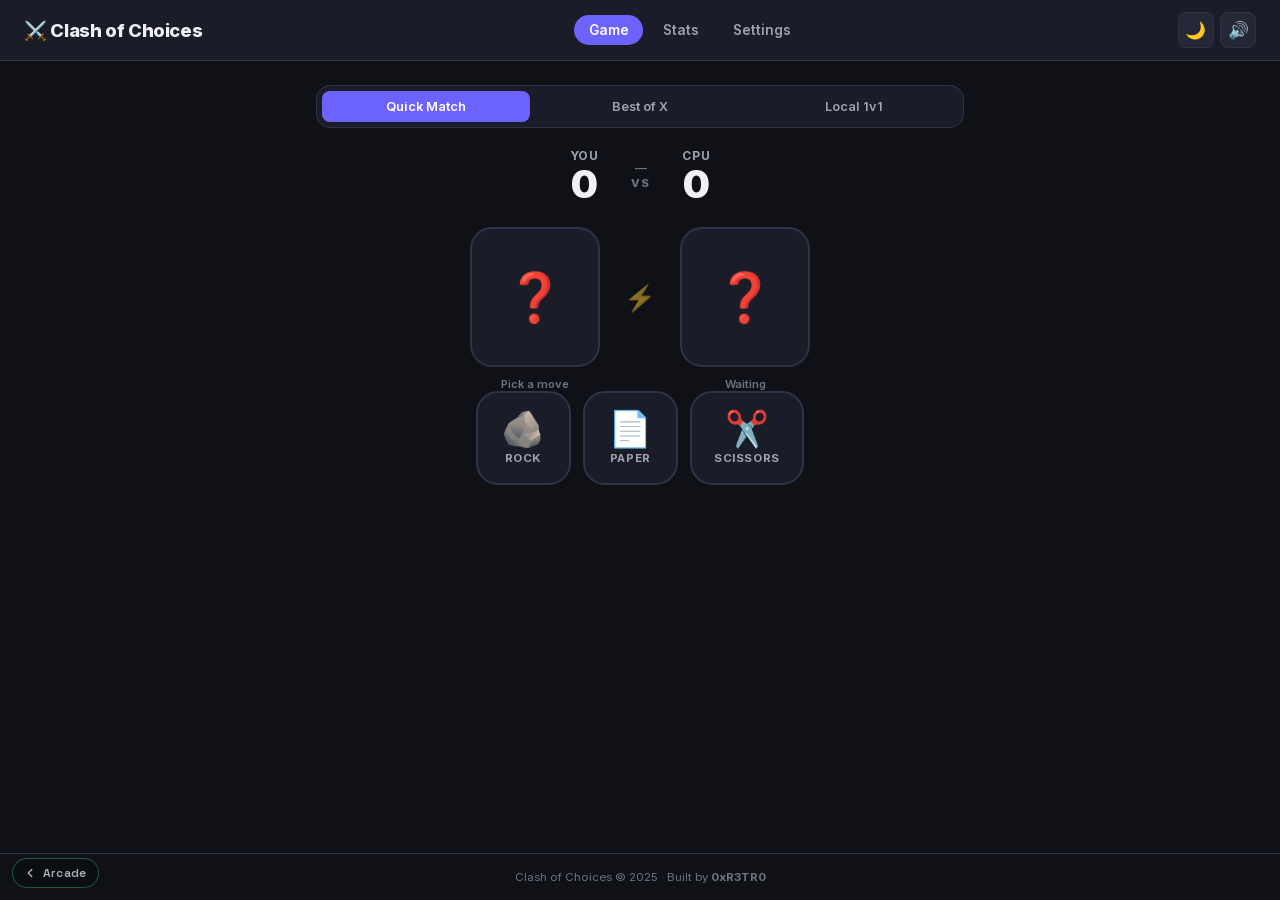
<file: games/clash-of-choices/index.html>
<!doctype html>
<html lang="en" data-theme="dark">
    <head>
        <meta charset="UTF-8" />
        <meta name="viewport" content="width=device-width, initial-scale=1.0" />
        <meta
            name="description"
            content="Clash of Choices — A modern Rock Paper Scissors browser game with multiple modes, stats, and AI difficulty levels."
        />
        <title>Clash of Choices</title>
        <link rel="stylesheet" href="assets/css/style.css" />
        <link rel="stylesheet" href="../../shared/fonts/fonts.css" />
    </head>
    <body>
        <!-- ===== HEADER ===== -->
        <header class="app-header">
            <div class="header-left">
                <h1 class="logo">⚔️ Clash of Choices</h1>
            </div>
            <nav class="header-nav" aria-label="Main navigation">
                <button
                    class="nav-btn active"
                    data-view="game"
                    aria-current="page"
                >
                    Game
                </button>
                <button class="nav-btn" data-view="stats">Stats</button>
                <button class="nav-btn" data-view="settings">Settings</button>
            </nav>
            <div class="header-right">
                <button
                    class="icon-btn"
                    id="themeToggle"
                    aria-label="Toggle dark/light mode"
                    title="Toggle theme"
                >
                    <span class="theme-icon">🌙</span>
                </button>
                <button
                    class="icon-btn"
                    id="soundToggle"
                    aria-label="Toggle sound effects"
                    title="Toggle sound"
                >
                    <span class="sound-icon">🔊</span>
                </button>
            </div>
        </header>

        <!-- ===== MAIN ===== -->
        <main class="app-main">
            <!-- ——— GAME VIEW ——— -->
            <section
                class="view view--game active"
                id="viewGame"
                aria-label="Game area"
            >
                <!-- Mode selector bar -->
                <div class="mode-bar">
                    <button
                        class="mode-btn active"
                        data-mode="quick"
                        aria-pressed="true"
                    >
                        Quick Match
                    </button>
                    <button
                        class="mode-btn"
                        data-mode="bestof"
                        aria-pressed="false"
                    >
                        Best of X
                    </button>
                    <button
                        class="mode-btn"
                        data-mode="local"
                        aria-pressed="false"
                    >
                        Local 1v1
                    </button>
                </div>

                <!-- Best-of config (hidden by default) -->
                <div class="bestof-config hidden" id="bestofConfig">
                    <label for="bestofSelect">First to:</label>
                    <select id="bestofSelect">
                        <option value="3">3 wins</option>
                        <option value="5">5 wins</option>
                        <option value="7">7 wins</option>
                    </select>
                    <button class="btn btn--sm" id="bestofStart">
                        Start Series
                    </button>
                </div>

                <!-- Scoreboard -->
                <div class="scoreboard" id="scoreboard">
                    <div class="score-col">
                        <span class="score-label" id="p1Label">You</span>
                        <span class="score-value" id="p1Score">0</span>
                    </div>
                    <div class="score-divider">
                        <span class="round-info" id="roundInfo">—</span>
                        <span class="vs-text">VS</span>
                    </div>
                    <div class="score-col">
                        <span class="score-label" id="p2Label">CPU</span>
                        <span class="score-value" id="p2Score">0</span>
                    </div>
                </div>

                <!-- Arena — where choices appear -->
                <div class="arena" id="arena">
                    <div class="arena-hand arena-hand--left" id="arenaLeft">
                        <div class="hand-emoji" aria-hidden="true">❓</div>
                        <span class="hand-label" id="arenaLeftLabel"
                            >Pick a move</span
                        >
                    </div>
                    <div class="arena-vs">⚡</div>
                    <div class="arena-hand arena-hand--right" id="arenaRight">
                        <div class="hand-emoji" aria-hidden="true">❓</div>
                        <span class="hand-label" id="arenaRightLabel"
                            >Waiting</span
                        >
                    </div>
                </div>

                <!-- Result banner -->
                <div
                    class="result-banner hidden"
                    id="resultBanner"
                    role="alert"
                    aria-live="polite"
                >
                    <span class="result-text" id="resultText"></span>
                    <span class="result-detail" id="resultDetail"></span>
                </div>

                <!-- Local 1v1: Player 1 hand-off screen -->
                <div class="handoff-screen hidden" id="handoffScreen">
                    <h2 class="handoff-title" id="handoffTitle">
                        Pass to Player 2
                    </h2>
                    <p class="handoff-sub">
                        Tap "Ready" when Player 2 is looking
                    </p>
                    <button class="btn btn--primary" id="handoffReady">
                        Ready
                    </button>
                </div>

                <!-- Choice buttons -->
                <div class="choices" id="choices" aria-label="Choose your move">
                    <button
                        class="choice-btn"
                        data-choice="rock"
                        aria-label="Rock"
                    >
                        <span class="choice-emoji">🪨</span>
                        <span class="choice-label">Rock</span>
                    </button>
                    <button
                        class="choice-btn"
                        data-choice="paper"
                        aria-label="Paper"
                    >
                        <span class="choice-emoji">📄</span>
                        <span class="choice-label">Paper</span>
                    </button>
                    <button
                        class="choice-btn"
                        data-choice="scissors"
                        aria-label="Scissors"
                    >
                        <span class="choice-emoji">✂️</span>
                        <span class="choice-label">Scissors</span>
                    </button>
                </div>

                <!-- Play again -->
                <div class="actions hidden" id="gameActions">
                    <button class="btn btn--primary" id="btnPlayAgain">
                        Play Again
                    </button>
                    <button class="btn btn--ghost" id="btnNewGame">
                        New Game
                    </button>
                </div>
            </section>

            <!-- ——— STATS VIEW ——— -->
            <section
                class="view view--stats"
                id="viewStats"
                aria-label="Statistics"
            >
                <h2 class="view-title">Your Statistics</h2>

                <div class="stats-grid">
                    <div class="stat-card">
                        <span class="stat-value" id="statTotalRounds">0</span>
                        <span class="stat-label">Rounds Played</span>
                    </div>
                    <div class="stat-card stat-card--win">
                        <span class="stat-value" id="statWins">0</span>
                        <span class="stat-label">Wins</span>
                    </div>
                    <div class="stat-card stat-card--lose">
                        <span class="stat-value" id="statLosses">0</span>
                        <span class="stat-label">Losses</span>
                    </div>
                    <div class="stat-card stat-card--draw">
                        <span class="stat-value" id="statDraws">0</span>
                        <span class="stat-label">Draws</span>
                    </div>
                    <div class="stat-card">
                        <span class="stat-value" id="statWinRate">0%</span>
                        <span class="stat-label">Win Rate</span>
                    </div>
                    <div class="stat-card">
                        <span class="stat-value" id="statCurrentStreak">0</span>
                        <span class="stat-label">Current Streak</span>
                    </div>
                    <div class="stat-card">
                        <span class="stat-value" id="statBestStreak">0</span>
                        <span class="stat-label">Best Streak</span>
                    </div>
                    <div class="stat-card">
                        <span class="stat-value" id="statFavMove">—</span>
                        <span class="stat-label">Favorite Move</span>
                    </div>
                </div>

                <!-- Mini bar chart -->
                <div class="chart-section">
                    <h3 class="chart-title">Move Distribution</h3>
                    <div class="bar-chart" id="moveChart">
                        <div class="bar-row">
                            <span class="bar-label">🪨 Rock</span>
                            <div class="bar-track">
                                <div
                                    class="bar-fill bar-fill--rock"
                                    id="barRock"
                                    style="width: 0%"
                                ></div>
                            </div>
                            <span class="bar-pct" id="pctRock">0%</span>
                        </div>
                        <div class="bar-row">
                            <span class="bar-label">📄 Paper</span>
                            <div class="bar-track">
                                <div
                                    class="bar-fill bar-fill--paper"
                                    id="barPaper"
                                    style="width: 0%"
                                ></div>
                            </div>
                            <span class="bar-pct" id="pctPaper">0%</span>
                        </div>
                        <div class="bar-row">
                            <span class="bar-label">✂️ Scissors</span>
                            <div class="bar-track">
                                <div
                                    class="bar-fill bar-fill--scissors"
                                    id="barScissors"
                                    style="width: 0%"
                                ></div>
                            </div>
                            <span class="bar-pct" id="pctScissors">0%</span>
                        </div>
                    </div>
                </div>

                <!-- Match history -->
                <div class="history-section">
                    <h3 class="chart-title">Recent Rounds</h3>
                    <div class="history-list" id="historyList">
                        <p class="history-empty">No rounds played yet.</p>
                    </div>
                </div>
            </section>

            <!-- ——— SETTINGS VIEW ——— -->
            <section
                class="view view--settings"
                id="viewSettings"
                aria-label="Settings"
            >
                <h2 class="view-title">Settings</h2>

                <div class="settings-group">
                    <h3 class="settings-heading">CPU Difficulty</h3>
                    <div
                        class="radio-group"
                        role="radiogroup"
                        aria-label="CPU Difficulty"
                    >
                        <label class="radio-card">
                            <input
                                type="radio"
                                name="difficulty"
                                value="easy"
                            />
                            <span class="radio-body">
                                <strong>Easy</strong>
                                <small>Pure random moves</small>
                            </span>
                        </label>
                        <label class="radio-card">
                            <input
                                type="radio"
                                name="difficulty"
                                value="normal"
                                checked
                            />
                            <span class="radio-body">
                                <strong>Normal</strong>
                                <small>Counters your last move sometimes</small>
                            </span>
                        </label>
                        <label class="radio-card">
                            <input
                                type="radio"
                                name="difficulty"
                                value="hard"
                            />
                            <span class="radio-body">
                                <strong>Hard</strong>
                                <small>Analyzes your patterns</small>
                            </span>
                        </label>
                    </div>
                </div>

                <div class="settings-group">
                    <h3 class="settings-heading">Appearance</h3>
                    <div class="setting-row">
                        <span>Dark Mode</span>
                        <label class="toggle" aria-label="Toggle dark mode">
                            <input
                                type="checkbox"
                                id="settingDarkMode"
                                checked
                            />
                            <span class="toggle-slider"></span>
                        </label>
                    </div>
                    <div class="setting-row">
                        <span>Sound Effects</span>
                        <label class="toggle" aria-label="Toggle sound">
                            <input type="checkbox" id="settingSound" checked />
                            <span class="toggle-slider"></span>
                        </label>
                    </div>
                </div>

                <div class="settings-group">
                    <h3 class="settings-heading">Data</h3>
                    <div class="setting-row">
                        <span>Reset all statistics</span>
                        <button class="btn btn--danger" id="btnResetStats">
                            Reset Stats
                        </button>
                    </div>
                    <div class="setting-row">
                        <span>Reset all preferences</span>
                        <button class="btn btn--danger" id="btnResetAll">
                            Reset Everything
                        </button>
                    </div>
                </div>
            </section>
        </main>

        <!-- ===== FOOTER ===== -->
        <footer class="app-footer">
            <p>
                Clash of Choices &copy; 2025 · Built by <strong>0xR3TR0</strong>
            </p>
        </footer>

        <!-- ===== TOAST CONTAINER ===== -->
        <div
            class="toast-container"
            id="toastContainer"
            aria-live="polite"
        ></div>

        <!-- ===== SCRIPTS ===== -->
        <script src="assets/js/script.js"></script>
        <script src="../../shared/back.js" defer></script>
    </body>
</html>
</file>
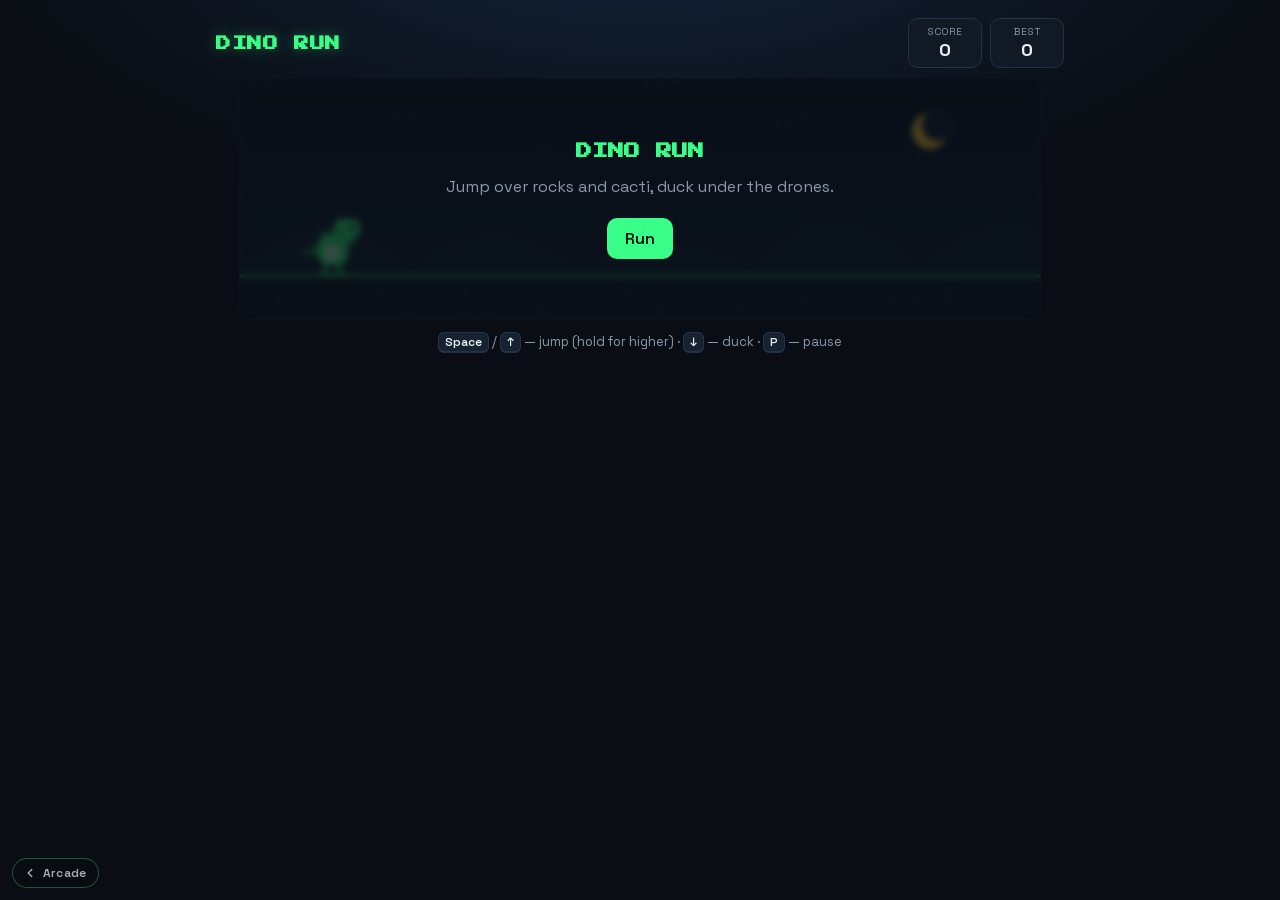
<file: games/dino-run/index.html>
<!doctype html>
<html lang="en">
    <head>
        <meta charset="UTF-8" />
        <meta name="viewport" content="width=device-width, initial-scale=1" />
        <meta name="description" content="Dino Run — an endless runner: jump the rocks, duck the drones. Part of R3TRO Arcade." />
        <title>Dino Run · R3TRO Arcade</title>
        <link rel="stylesheet" href="../../shared/game.css" />
        <style>
            :root {
                --w: 880px;
            }
        </style>
    </head>
    <body>
        <header class="game-header">
            <h1 class="game-title">DINO RUN</h1>
            <div class="stats">
                <div class="stat"><span>Score</span><b id="score">0</b></div>
                <div class="stat"><span>Best</span><b id="best">0</b></div>
            </div>
        </header>

        <main class="stage">
            <div class="frame">
                <canvas class="board" id="board" aria-label="Dino Run game board"></canvas>
                <div class="overlay" id="overlay">
                    <div>
                        <h2 id="overlay-title">DINO RUN</h2>
                        <p id="overlay-text">Jump over rocks and cacti, duck under the drones.</p>
                        <button class="btn" id="start">Run</button>
                    </div>
                </div>
            </div>
            <div class="touch-controls">
                <button class="btn" id="btn-jump">Jump</button>
                <button class="btn secondary" id="btn-duck">Duck</button>
            </div>
        </main>

        <p class="hint"><kbd>Space</kbd> / <kbd>↑</kbd> — jump (hold for higher) · <kbd>↓</kbd> — duck · <kbd>P</kbd> — pause</p>

        <script src="../../shared/scores.js"></script>
        <script src="../../shared/canvas.js"></script>
        <script src="game.js"></script>
        <script src="../../shared/back.js" defer></script>
    </body>
</html>
</file>
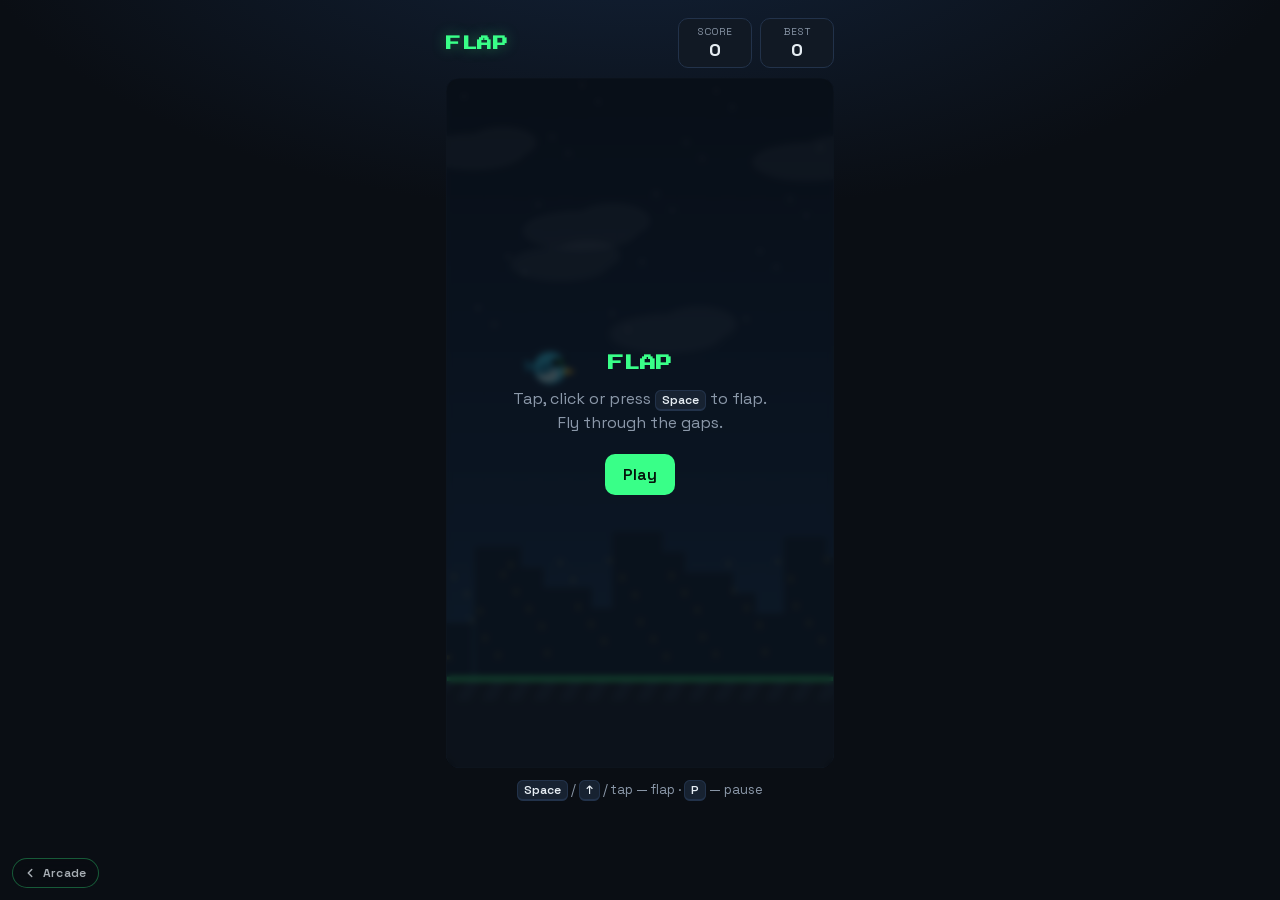
<file: games/flap/index.html>
<!doctype html>
<html lang="en">
    <head>
        <meta charset="UTF-8" />
        <meta name="viewport" content="width=device-width, initial-scale=1" />
        <meta name="description" content="Flap — tap to fly through the gaps. Part of R3TRO Arcade." />
        <title>Flap · R3TRO Arcade</title>
        <link rel="stylesheet" href="../../shared/game.css" />
        <style>
            :root {
                --w: 420px;
                --ratio: 1.7778; /* 640 / 360 */
            }
        </style>
    </head>
    <body>
        <header class="game-header">
            <h1 class="game-title">FLAP</h1>
            <div class="stats">
                <div class="stat"><span>Score</span><b id="score">0</b></div>
                <div class="stat"><span>Best</span><b id="best">0</b></div>
            </div>
        </header>

        <main class="stage">
            <div class="frame">
                <canvas class="board fit-height" id="board" aria-label="Flap game board"></canvas>
                <div class="overlay" id="overlay">
                    <div>
                        <h2 id="overlay-title">FLAP</h2>
                        <p id="overlay-text">Tap, click or press <kbd>Space</kbd> to flap.<br />Fly through the gaps.</p>
                        <button class="btn" id="start">Play</button>
                    </div>
                </div>
            </div>
        </main>

        <p class="hint"><kbd>Space</kbd> / <kbd>↑</kbd> / tap — flap · <kbd>P</kbd> — pause</p>

        <script src="../../shared/scores.js"></script>
        <script src="../../shared/canvas.js"></script>
        <script src="game.js"></script>
        <script src="../../shared/back.js" defer></script>
    </body>
</html>
</file>
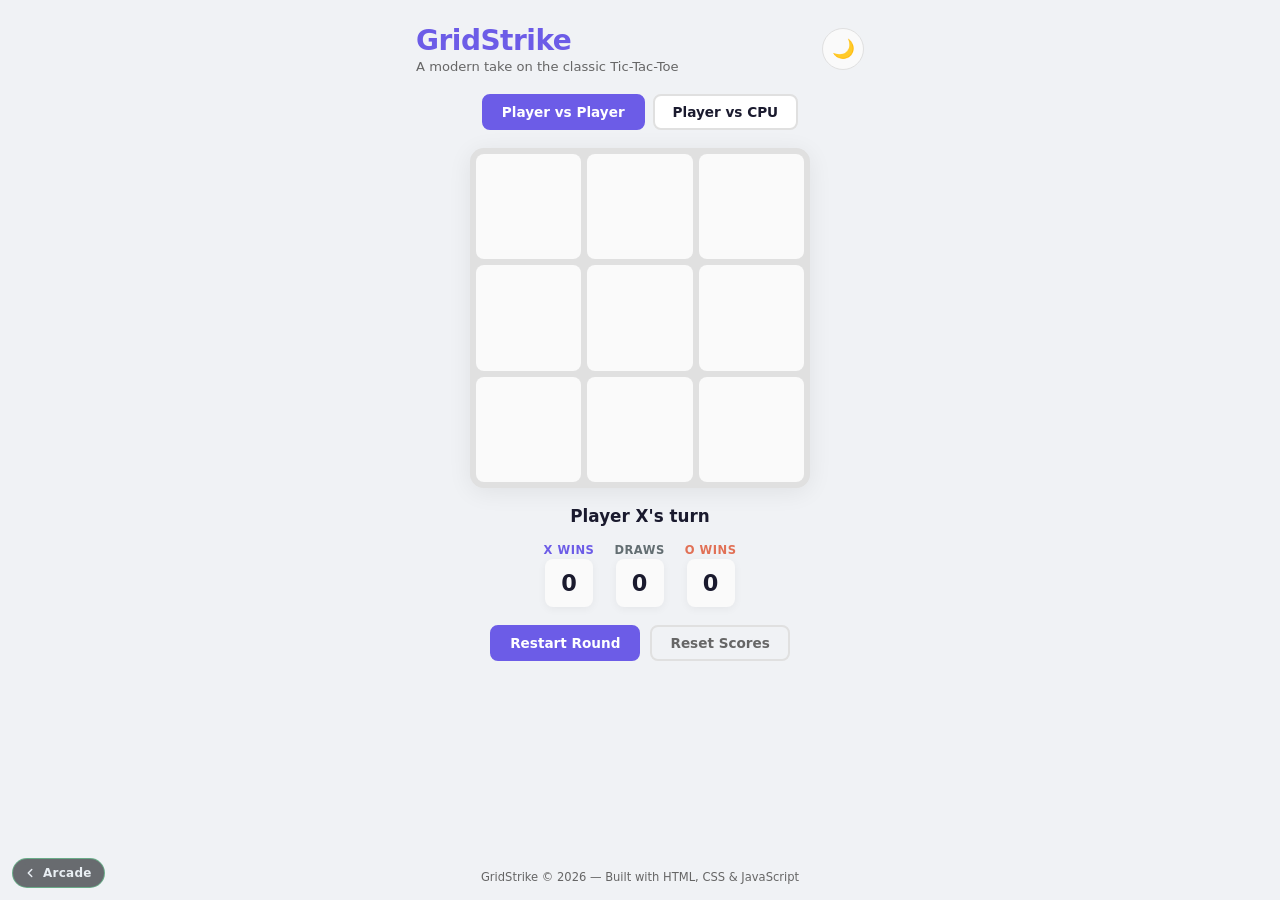
<file: games/grid-strike/index.html>
<!doctype html>
<html lang="en">
    <head>
        <meta charset="UTF-8" />
        <meta name="viewport" content="width=device-width, initial-scale=1.0" />
        <title>GridStrike — Tic-Tac-Toe</title>
        <link rel="stylesheet" href="styles.css" />
        <link rel="icon" type="image/svg+xml" href="assets/favicon.svg" />
    </head>
    <body>
        <div class="app">
            <header class="header">
                <div class="header__brand">
                    <h1 class="header__title">GridStrike</h1>
                    <p class="header__tagline">
                        A modern take on the classic Tic-Tac-Toe
                    </p>
                </div>
                <button
                    class="theme-toggle"
                    id="theme-toggle"
                    aria-label="Toggle dark/light theme"
                >
                    <span class="theme-toggle__icon">🌙</span>
                </button>
            </header>

            <main class="main">
                <!-- Options Panel -->
                <section class="options" aria-label="Game options">
                    <div
                        class="mode-selector"
                        role="group"
                        aria-label="Game mode"
                    >
                        <button class="btn btn--mode active" data-mode="pvp">
                            Player vs Player
                        </button>
                        <button class="btn btn--mode" data-mode="pvcpu">
                            Player vs CPU
                        </button>
                    </div>
                    <div
                        class="difficulty-selector hidden"
                        role="group"
                        aria-label="CPU difficulty"
                    >
                        <button class="btn btn--diff active" data-diff="easy">
                            Easy
                        </button>
                        <button class="btn btn--diff" data-diff="smart">
                            Smart
                        </button>
                    </div>
                </section>

                <!-- Game Board -->
                <section class="board-wrapper" aria-label="Game board">
                    <div class="board" id="game-board"></div>
                </section>

                <!-- Status Panel -->
                <section class="status" aria-label="Game status">
                    <p class="status__message" id="status-message">
                        Player X's turn
                    </p>
                    <div class="scoreboard">
                        <div class="scoreboard__item">
                            <span class="scoreboard__label scoreboard__label--x"
                                >X wins</span
                            >
                            <span class="scoreboard__value" id="score-x"
                                >0</span
                            >
                        </div>
                        <div class="scoreboard__item">
                            <span
                                class="scoreboard__label scoreboard__label--draw"
                                >Draws</span
                            >
                            <span class="scoreboard__value" id="score-draws"
                                >0</span
                            >
                        </div>
                        <div class="scoreboard__item">
                            <span class="scoreboard__label scoreboard__label--o"
                                >O wins</span
                            >
                            <span class="scoreboard__value" id="score-o"
                                >0</span
                            >
                        </div>
                    </div>
                </section>

                <!-- Action Buttons -->
                <section class="actions" aria-label="Game actions">
                    <button class="btn btn--primary" id="restart-btn">
                        Restart Round
                    </button>
                    <button class="btn btn--secondary" id="reset-btn">
                        Reset Scores
                    </button>
                </section>
            </main>

            <footer class="footer">
                <p>
                    GridStrike &copy; 2026 &mdash; Built with HTML, CSS &amp;
                    JavaScript
                </p>
            </footer>
        </div>

        <script src="script.js"></script>
        <script src="../../shared/back.js" defer></script>
    </body>
</html>
</file>
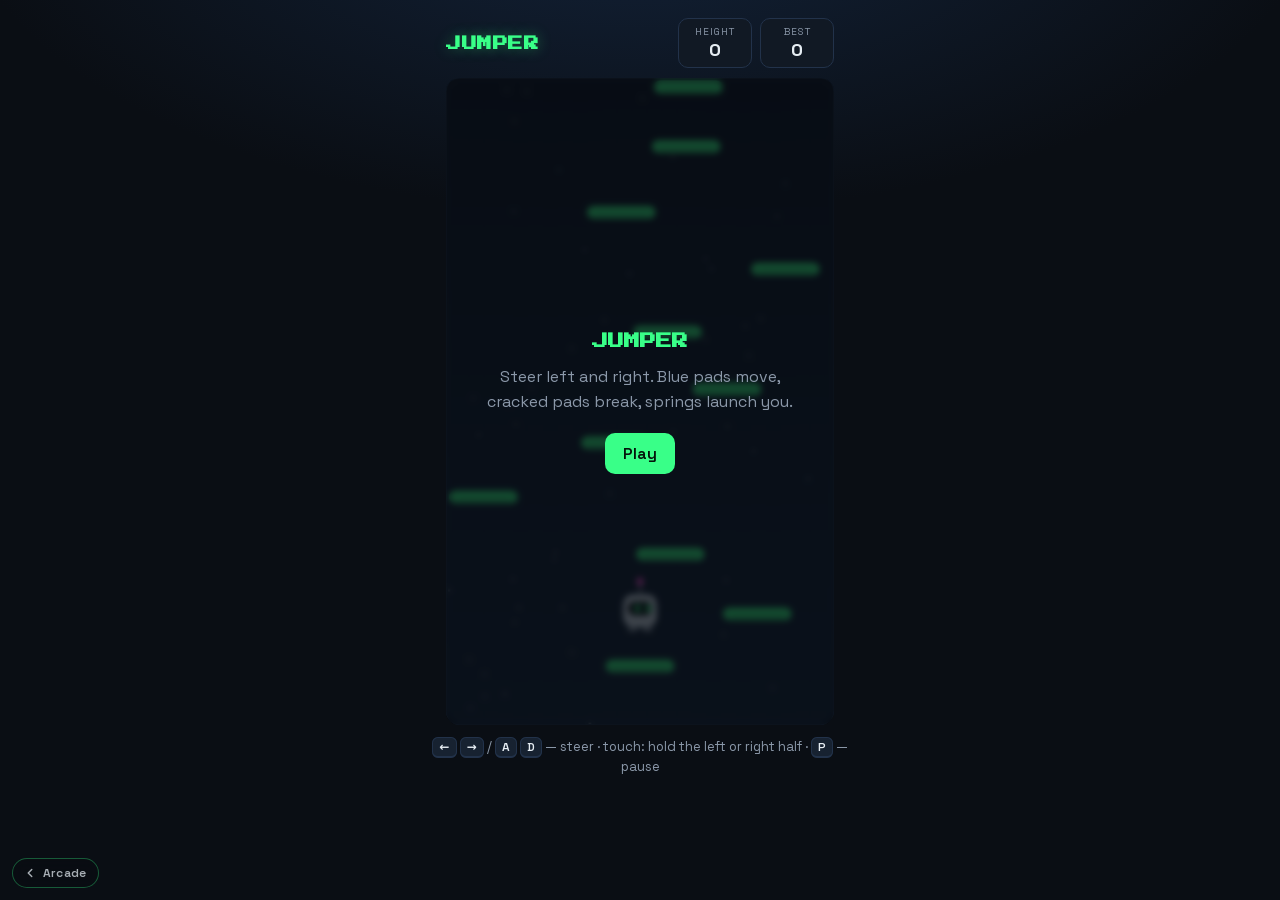
<file: games/jumper/index.html>
<!doctype html>
<html lang="en">
    <head>
        <meta charset="UTF-8" />
        <meta name="viewport" content="width=device-width, initial-scale=1" />
        <meta name="description" content="Jumper — bounce your robot higher and higher across the platforms. Part of R3TRO Arcade." />
        <title>Jumper · R3TRO Arcade</title>
        <link rel="stylesheet" href="../../shared/game.css" />
        <style>
            :root {
                --w: 420px;
                --ratio: 1.6667; /* 600 / 360 */
            }
        </style>
    </head>
    <body>
        <header class="game-header">
            <h1 class="game-title">JUMPER</h1>
            <div class="stats">
                <div class="stat"><span>Height</span><b id="score">0</b></div>
                <div class="stat"><span>Best</span><b id="best">0</b></div>
            </div>
        </header>

        <main class="stage">
            <div class="frame">
                <canvas class="board fit-height" id="board" aria-label="Jumper game board"></canvas>
                <div class="overlay" id="overlay">
                    <div>
                        <h2 id="overlay-title">JUMPER</h2>
                        <p id="overlay-text">Steer left and right. Blue pads move, cracked pads break, springs launch you.</p>
                        <button class="btn" id="start">Play</button>
                    </div>
                </div>
            </div>
        </main>

        <p class="hint"><kbd>←</kbd> <kbd>→</kbd> / <kbd>A</kbd> <kbd>D</kbd> — steer · touch: hold the left or right half · <kbd>P</kbd> — pause</p>

        <script src="../../shared/scores.js"></script>
        <script src="../../shared/canvas.js"></script>
        <script src="game.js"></script>
        <script src="../../shared/back.js" defer></script>
    </body>
</html>
</file>
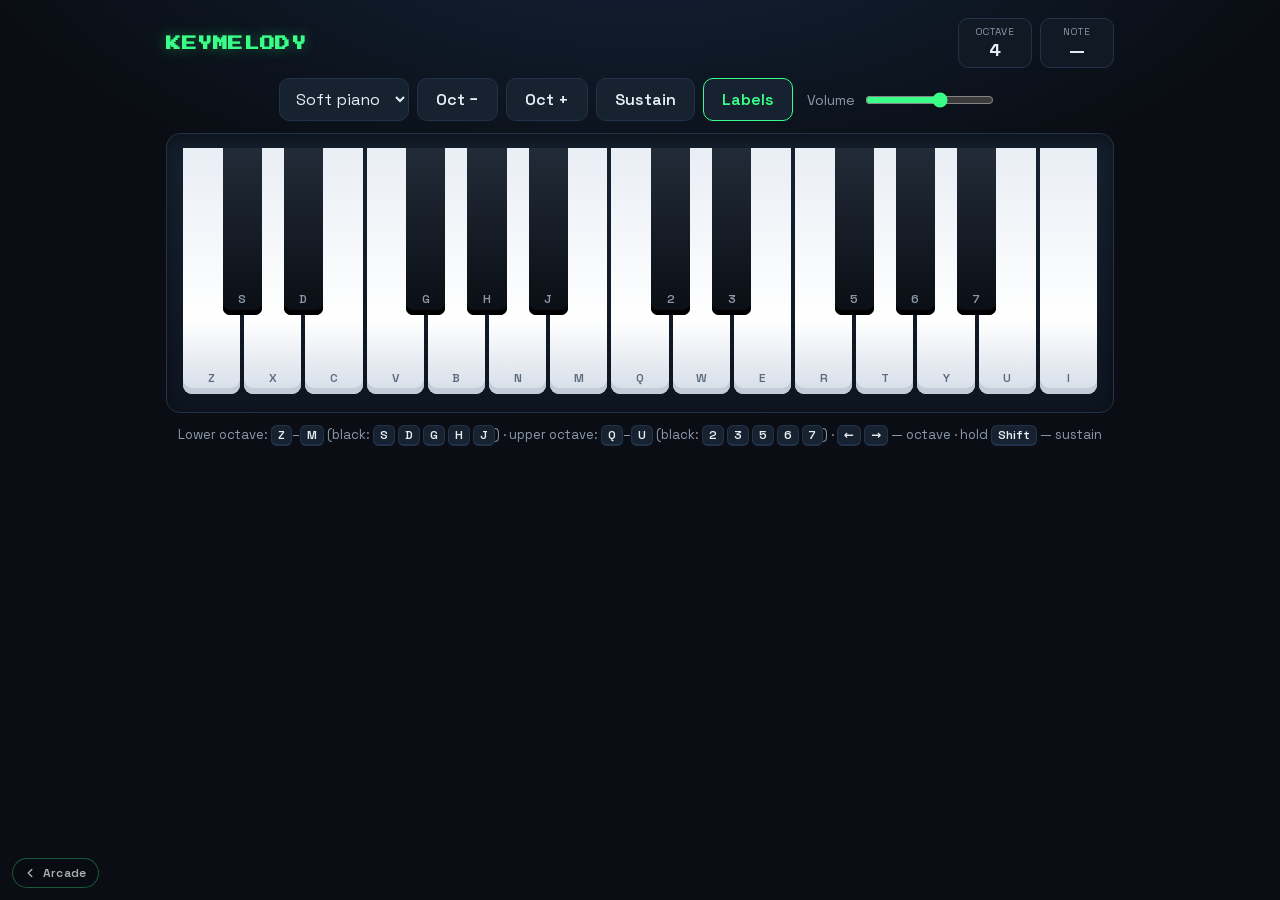
<file: games/key-melody/index.html>
<!doctype html>
<html lang="en">
    <head>
        <meta charset="UTF-8" />
        <meta name="viewport" content="width=device-width, initial-scale=1" />
        <meta name="description" content="KeyMelody — a two-octave synth piano you can play with your keyboard, mouse or fingers. Part of R3TRO Arcade." />
        <title>KeyMelody · R3TRO Arcade</title>
        <link rel="stylesheet" href="../../shared/game.css" />
        <link rel="stylesheet" href="style.css" />
    </head>
    <body>
        <header class="game-header">
            <h1 class="game-title">KEYMELODY</h1>
            <div class="stats">
                <div class="stat"><span>Octave</span><b id="octave">4</b></div>
                <div class="stat"><span>Note</span><b id="note">—</b></div>
            </div>
        </header>

        <main class="stage">
            <div class="toolbar">
                <select id="wave" aria-label="Sound">
                    <option value="piano">Soft piano</option>
                    <option value="organ">Organ</option>
                    <option value="triangle">Flute</option>
                    <option value="square">Chiptune</option>
                    <option value="sawtooth">Synth lead</option>
                </select>
                <button class="btn secondary" id="oct-down" aria-label="Octave down">Oct −</button>
                <button class="btn secondary" id="oct-up" aria-label="Octave up">Oct +</button>
                <button class="btn secondary" id="sustain" aria-pressed="false">Sustain</button>
                <button class="btn secondary" id="labels" aria-pressed="true">Labels</button>
                <label class="volume">Volume <input type="range" id="volume" min="0" max="1" step="0.01" value="0.6" /></label>
            </div>
            <div class="piano" id="piano" aria-label="Piano keyboard"></div>
        </main>

        <p class="hint">Lower octave: <kbd>Z</kbd>–<kbd>M</kbd> (black: <kbd>S</kbd> <kbd>D</kbd> <kbd>G</kbd> <kbd>H</kbd> <kbd>J</kbd>) · upper octave: <kbd>Q</kbd>–<kbd>U</kbd> (black: <kbd>2</kbd> <kbd>3</kbd> <kbd>5</kbd> <kbd>6</kbd> <kbd>7</kbd>) · <kbd>←</kbd> <kbd>→</kbd> — octave · hold <kbd>Shift</kbd> — sustain</p>

        <script src="game.js"></script>
        <script src="../../shared/back.js" defer></script>
    </body>
</html>
</file>
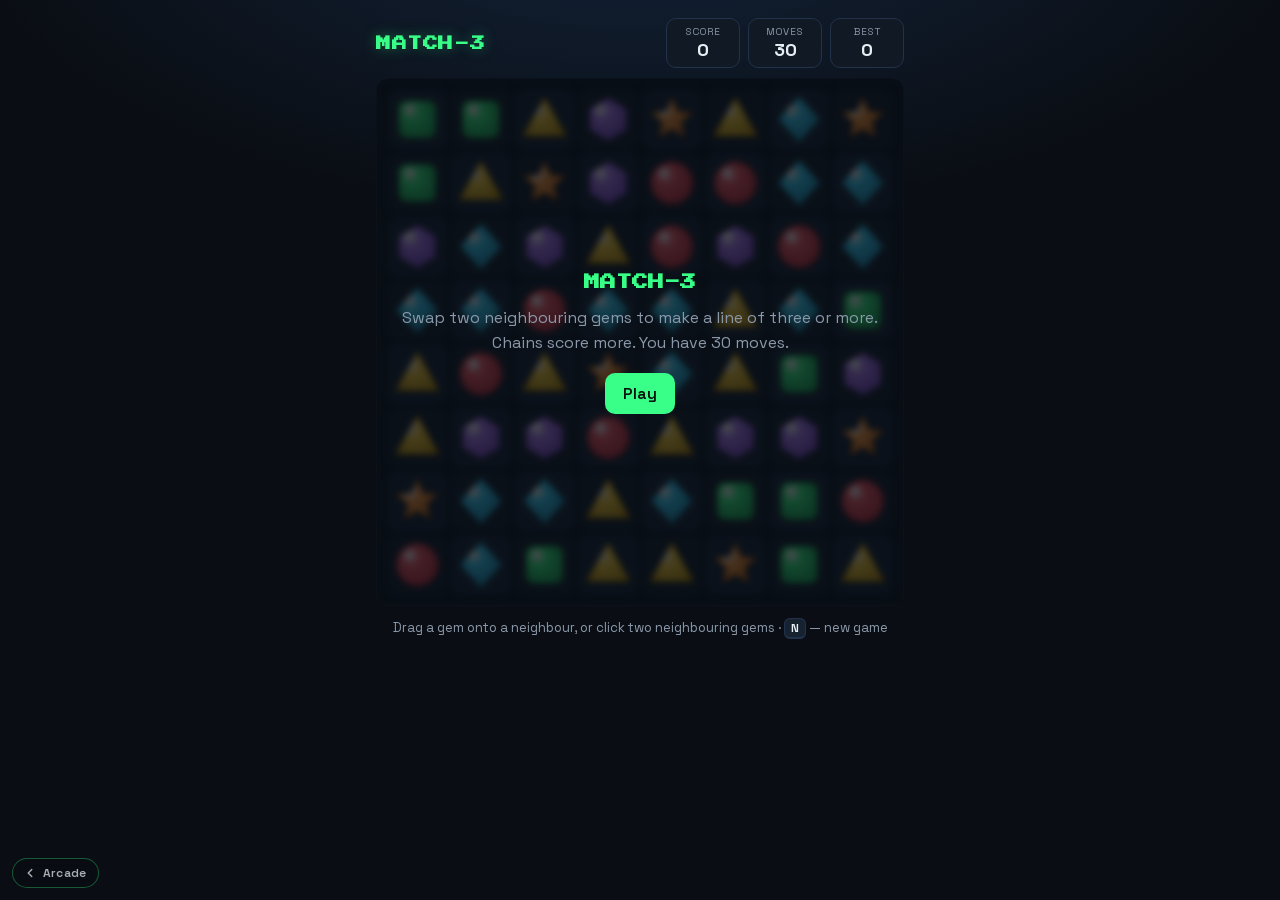
<file: games/match-3/index.html>
<!doctype html>
<html lang="en">
    <head>
        <meta charset="UTF-8" />
        <meta name="viewport" content="width=device-width, initial-scale=1" />
        <meta name="description" content="Match-3 — swap gems to line up three or more. 30 moves, chase the high score. Part of R3TRO Arcade." />
        <title>Match-3 · R3TRO Arcade</title>
        <link rel="stylesheet" href="../../shared/game.css" />
        <style>
            :root {
                --w: 560px;
                --ratio: 1;
            }
        </style>
    </head>
    <body>
        <header class="game-header">
            <h1 class="game-title">MATCH-3</h1>
            <div class="stats">
                <div class="stat"><span>Score</span><b id="score">0</b></div>
                <div class="stat"><span>Moves</span><b id="moves">30</b></div>
                <div class="stat"><span>Best</span><b id="best">0</b></div>
            </div>
        </header>

        <main class="stage">
            <div class="frame">
                <canvas class="board fit-height" id="board" aria-label="Match-3 game board"></canvas>
                <div class="overlay" id="overlay">
                    <div>
                        <h2 id="overlay-title">MATCH-3</h2>
                        <p id="overlay-text">Swap two neighbouring gems to make a line of three or more.<br />Chains score more. You have 30 moves.</p>
                        <button class="btn" id="start">Play</button>
                    </div>
                </div>
            </div>
        </main>

        <p class="hint">Drag a gem onto a neighbour, or click two neighbouring gems · <kbd>N</kbd> — new game</p>

        <script src="../../shared/scores.js"></script>
        <script src="../../shared/canvas.js"></script>
        <script src="game.js"></script>
        <script src="../../shared/back.js" defer></script>
    </body>
</html>
</file>
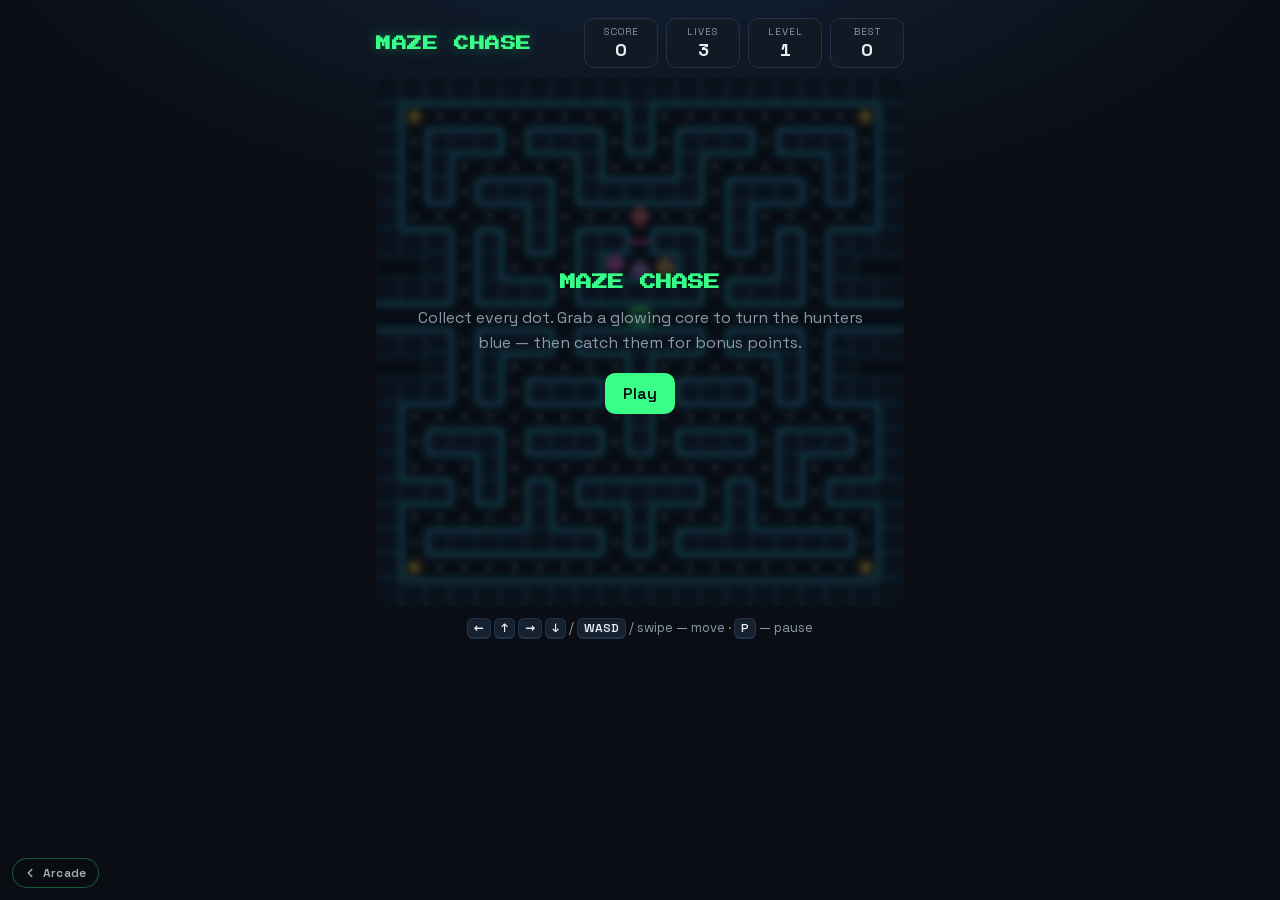
<file: games/maze-chase/index.html>
<!doctype html>
<html lang="en">
    <head>
        <meta charset="UTF-8" />
        <meta name="viewport" content="width=device-width, initial-scale=1" />
        <meta name="description" content="Maze Chase — collect every dot while four hunters chase you through the maze. Part of R3TRO Arcade." />
        <title>Maze Chase · R3TRO Arcade</title>
        <link rel="stylesheet" href="../../shared/game.css" />
        <style>
            :root {
                --w: 560px;
                --ratio: 1;
            }
            .dpad {
                display: none;
                grid-template-columns: repeat(3, 64px);
                grid-template-rows: repeat(2, 56px);
                gap: 8px;
                justify-content: center;
                margin-top: 12px;
            }
            .dpad .btn {
                padding: 0;
                font-size: 20px;
                touch-action: none;
            }
            .dpad [data-dir="up"] { grid-column: 2; }
            .dpad [data-dir="left"] { grid-column: 1; grid-row: 2; }
            .dpad [data-dir="down"] { grid-column: 2; grid-row: 2; }
            .dpad [data-dir="right"] { grid-column: 3; grid-row: 2; }
            @media (pointer: coarse) {
                .dpad { display: grid; }
            }
        </style>
    </head>
    <body>
        <header class="game-header">
            <h1 class="game-title">MAZE CHASE</h1>
            <div class="stats">
                <div class="stat"><span>Score</span><b id="score">0</b></div>
                <div class="stat"><span>Lives</span><b id="lives">3</b></div>
                <div class="stat"><span>Level</span><b id="level">1</b></div>
                <div class="stat"><span>Best</span><b id="best">0</b></div>
            </div>
        </header>

        <main class="stage">
            <div class="frame">
                <canvas class="board fit-height" id="board" aria-label="Maze Chase game board"></canvas>
                <div class="overlay" id="overlay">
                    <div>
                        <h2 id="overlay-title">MAZE CHASE</h2>
                        <p id="overlay-text">Collect every dot. Grab a glowing core to turn the hunters blue — then catch them for bonus points.</p>
                        <button class="btn" id="start">Play</button>
                    </div>
                </div>
            </div>
            <div class="dpad" aria-label="Direction pad">
                <button class="btn secondary" data-dir="up" aria-label="Up">▲</button>
                <button class="btn secondary" data-dir="left" aria-label="Left">◀</button>
                <button class="btn secondary" data-dir="down" aria-label="Down">▼</button>
                <button class="btn secondary" data-dir="right" aria-label="Right">▶</button>
            </div>
        </main>

        <p class="hint"><kbd>←</kbd> <kbd>↑</kbd> <kbd>→</kbd> <kbd>↓</kbd> / <kbd>WASD</kbd> / swipe — move · <kbd>P</kbd> — pause</p>

        <script src="../../shared/scores.js"></script>
        <script src="../../shared/canvas.js"></script>
        <script src="game.js"></script>
        <script src="../../shared/back.js" defer></script>
    </body>
</html>
</file>
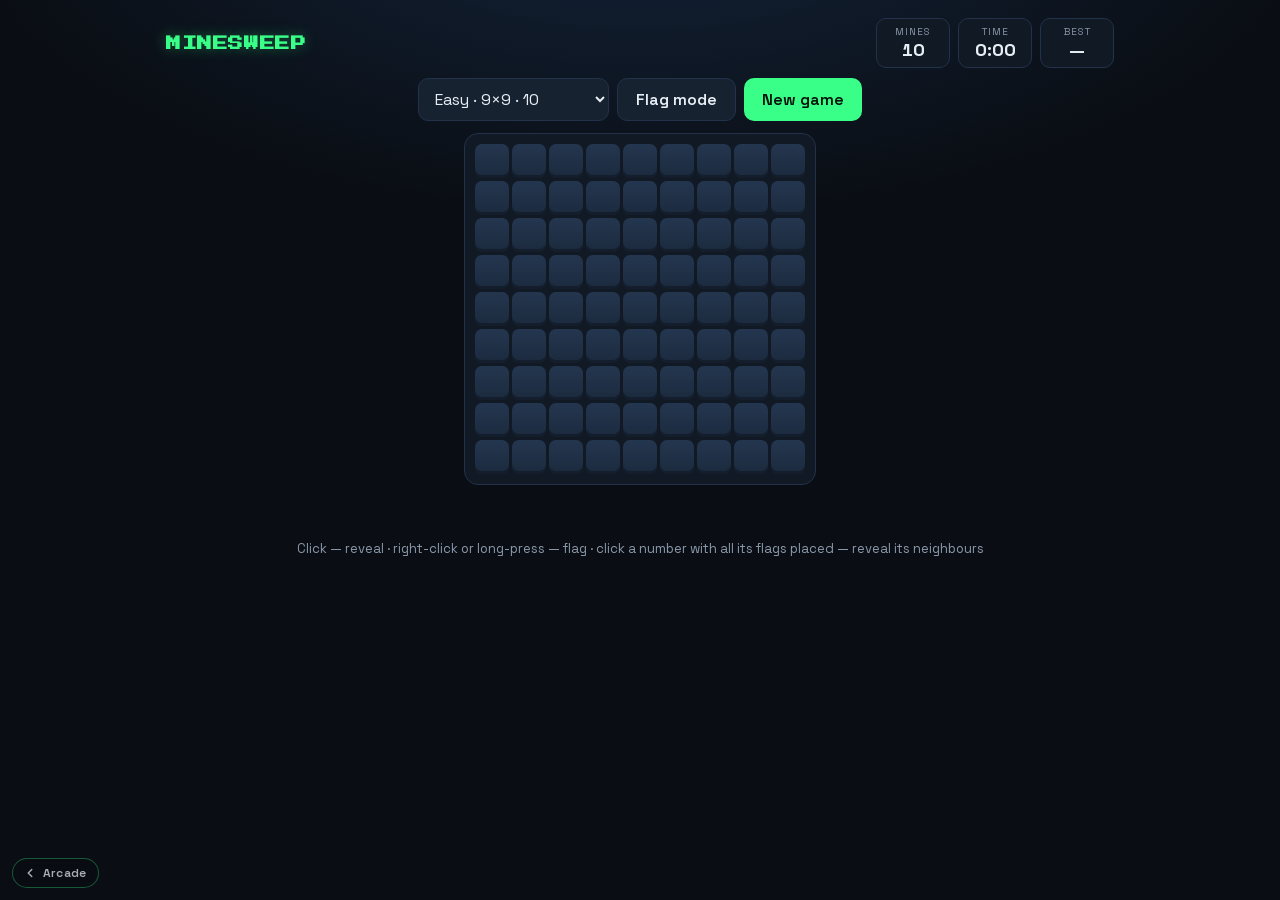
<file: games/minesweep/index.html>
<!doctype html>
<html lang="en">
    <head>
        <meta charset="UTF-8" />
        <meta name="viewport" content="width=device-width, initial-scale=1" />
        <meta name="description" content="MineSweep — clear the field without touching a mine. Part of R3TRO Arcade." />
        <title>MineSweep · R3TRO Arcade</title>
        <link rel="stylesheet" href="../../shared/game.css" />
        <link rel="stylesheet" href="style.css" />
    </head>
    <body>
        <header class="game-header">
            <h1 class="game-title">MINESWEEP</h1>
            <div class="stats">
                <div class="stat"><span>Mines</span><b id="mines">10</b></div>
                <div class="stat"><span>Time</span><b id="time">0:00</b></div>
                <div class="stat"><span>Best</span><b id="best">—</b></div>
            </div>
        </header>

        <main class="stage">
            <div class="toolbar">
                <select id="difficulty" aria-label="Difficulty">
                    <option value="easy">Easy · 9×9 · 10</option>
                    <option value="medium">Medium · 16×16 · 40</option>
                    <option value="hard">Hard · 30×16 · 99</option>
                </select>
                <button class="btn secondary" id="flag-mode" aria-pressed="false">Flag mode</button>
                <button class="btn" id="new-game">New game</button>
            </div>
            <div class="field-wrap">
                <div class="field" id="field" role="grid" aria-label="Minefield"></div>
            </div>
            <p class="status" id="status" role="status"></p>
        </main>

        <p class="hint">Click — reveal · right-click or long-press — flag · click a number with all its flags placed — reveal its neighbours</p>

        <script src="../../shared/scores.js"></script>
        <script src="game.js"></script>
        <script src="../../shared/back.js" defer></script>
    </body>
</html>
</file>
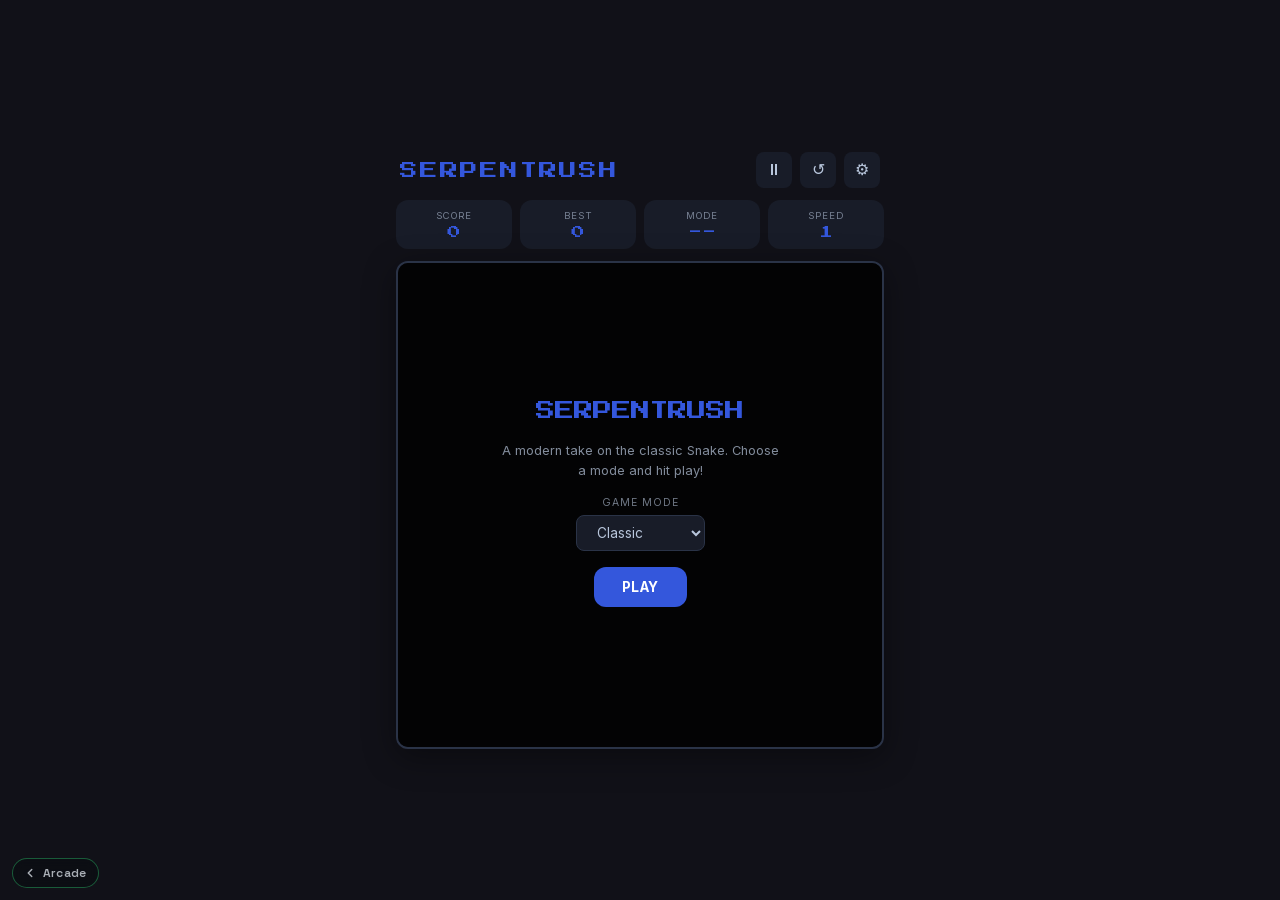
<file: games/serpent-rush/index.html>
<!doctype html>
<html lang="en">
    <head>
        <meta charset="UTF-8" />
        <meta name="viewport" content="width=device-width, initial-scale=1.0" />
        <meta
            name="description"
            content="SerpentRush — A modern, browser-based Snake arcade mini-game."
        />
        <title>SerpentRush</title>
        <link rel="stylesheet" href="styles.css" />
        <link rel="stylesheet" href="../../shared/fonts/fonts.css" />
    </head>
    <body>
        <div id="game-container">
            <!-- Header -->
            <div class="game-header">
                <span class="game-title">SERPENTRUSH</span>
                <div class="header-buttons">
                    <button id="btn-pause" class="icon-btn" title="Pause (P)">
                        ⏸
                    </button>
                    <button id="btn-restart" class="icon-btn" title="Restart">
                        ↺
                    </button>
                    <button id="btn-settings" class="icon-btn" title="Settings">
                        ⚙
                    </button>
                </div>
            </div>

            <!-- HUD -->
            <div class="hud">
                <div class="hud-item">
                    <div class="hud-label">Score</div>
                    <div class="hud-value" id="hud-score">0</div>
                </div>
                <div class="hud-item">
                    <div class="hud-label">Best</div>
                    <div class="hud-value" id="hud-highscore">0</div>
                </div>
                <div class="hud-item">
                    <div class="hud-label">Mode</div>
                    <div class="hud-value" id="hud-mode">--</div>
                </div>
                <div class="hud-item">
                    <div class="hud-label">Speed</div>
                    <div class="hud-value" id="hud-level">1</div>
                </div>
            </div>

            <!-- Timer (Time Attack mode) -->
            <div id="hud-timer"></div>

            <!-- Game Board -->
            <div class="board-wrapper">
                <canvas id="game-canvas"></canvas>

                <!-- Start Screen -->
                <div id="screen-start" class="overlay-screen">
                    <div class="overlay-title">SERPENTRUSH</div>
                    <div class="overlay-subtitle">
                        A modern take on the classic Snake. Choose a mode and
                        hit play!
                    </div>
                    <div class="mode-select-wrapper">
                        <label class="mode-select-label" for="mode-select"
                            >Game Mode</label
                        >
                        <select id="mode-select"></select>
                    </div>
                    <button id="btn-play" class="btn">PLAY</button>
                </div>

                <!-- Pause Screen -->
                <div id="screen-pause" class="overlay-screen">
                    <div class="overlay-title">PAUSED</div>
                    <div class="btn-row">
                        <button id="btn-resume" class="btn">RESUME</button>
                        <button id="btn-quit-pause" class="btn btn-secondary">
                            QUIT
                        </button>
                    </div>
                </div>

                <!-- Game Over Screen -->
                <div id="screen-gameover" class="overlay-screen">
                    <div class="overlay-title">GAME OVER</div>
                    <div class="overlay-score" id="gameover-score">0</div>
                    <div class="overlay-highscore">
                        Best: <span id="gameover-highscore">0</span>
                    </div>
                    <div class="btn-row">
                        <button id="btn-playagain" class="btn">
                            PLAY AGAIN
                        </button>
                        <button
                            id="btn-quit-gameover"
                            class="btn btn-secondary"
                        >
                            MENU
                        </button>
                    </div>
                </div>

                <!-- Settings Panel -->
                <div id="settings-panel" class="settings-panel">
                    <div class="overlay-title">SETTINGS</div>
                    <div class="settings-row">
                        <span class="settings-label">Theme</span>
                        <select id="theme-select"></select>
                    </div>
                    <button id="btn-close-settings" class="btn btn-secondary">
                        Close
                    </button>
                </div>
            </div>

            <!-- Touch Controls (mobile) -->
            <div class="touch-controls">
                <button id="touch-up" class="touch-btn">▲</button>
                <button id="touch-left" class="touch-btn">◀</button>
                <button id="touch-right" class="touch-btn">▶</button>
                <button id="touch-down" class="touch-btn">▼</button>
            </div>
        </div>

        <script type="module" src="script.js"></script>
        <script src="../../shared/back.js" defer></script>
    </body>
</html>
</file>
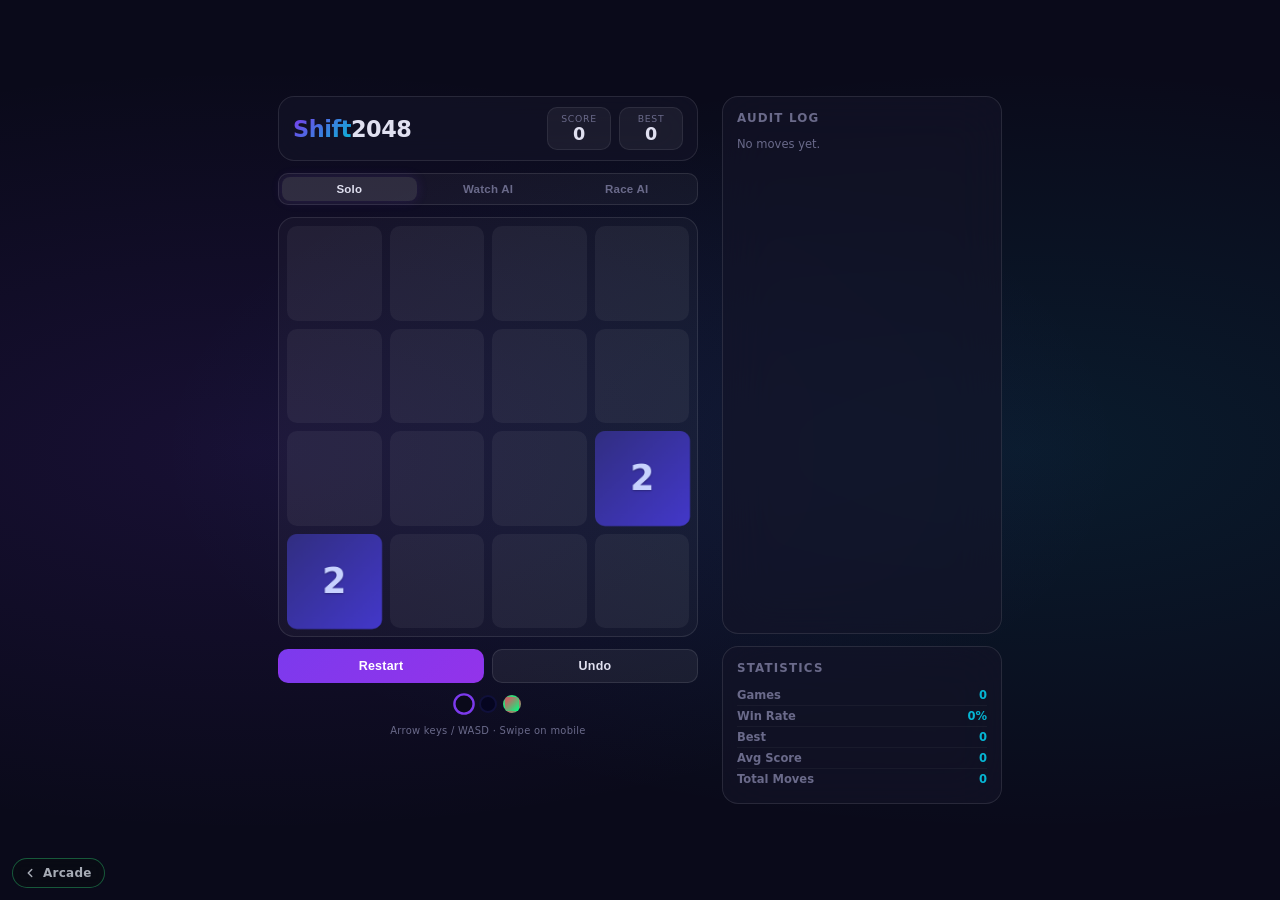
<file: games/shift2048/index.html>
<!doctype html>
<html lang="en" data-theme="dark">
<head>
  <meta charset="UTF-8" />
  <meta name="viewport" content="width=device-width, initial-scale=1.0, user-scalable=no" />
  <title>Shift2048</title>
  <link rel="icon" href="assets/favicon.svg" type="image/svg+xml" />
  <link rel="stylesheet" href="css/main.css" />
  <link rel="stylesheet" href="css/tiles.css" />
  <link rel="stylesheet" href="css/animations.css" />
  <link rel="stylesheet" href="css/responsive.css" />
</head>
<body>

<div class="app" id="app-solo">
  <!-- Main Column -->
  <div class="main">
    <!-- Header -->
    <div class="card header">
      <div class="logo"><span>Shift</span>2048</div>
      <div class="scores">
        <div class="score-box">
          <div class="label">Score</div>
          <div class="value" id="score">0</div>
        </div>
        <div class="score-box">
          <div class="label">Best</div>
          <div class="value" id="best">0</div>
        </div>
      </div>
    </div>

    <!-- Mode Selector -->
    <div class="mode-bar">
      <button class="mode-btn active" data-mode="solo">Solo</button>
      <button class="mode-btn" data-mode="watch">Watch AI</button>
      <button class="mode-btn" data-mode="race">Race AI</button>
    </div>

    <!-- AI Speed Control -->
    <div class="ai-controls" id="ai-controls">
      <label>AI Speed</label>
      <input type="range" class="speed-slider" id="ai-speed" min="50" max="1000" value="200" step="50" />
      <span class="speed-val" id="speed-val">200ms</span>
    </div>

    <!-- Player Grid -->
    <div class="grid-wrap" id="grid-wrap">
      <div class="grid-bg" aria-hidden="true">
        <div class="cell"></div><div class="cell"></div><div class="cell"></div><div class="cell"></div>
        <div class="cell"></div><div class="cell"></div><div class="cell"></div><div class="cell"></div>
        <div class="cell"></div><div class="cell"></div><div class="cell"></div><div class="cell"></div>
        <div class="cell"></div><div class="cell"></div><div class="cell"></div><div class="cell"></div>
      </div>
      <div class="tile-layer" id="tile-layer"></div>

      <!-- Win Overlay -->
      <div class="overlay" id="overlay-win">
        <h2>You Win!</h2>
        <div class="subtitle">2048 reached</div>
        <div style="display:flex;gap:8px">
          <button class="btn" id="btn-continue">Keep Going</button>
          <button class="btn primary" id="btn-new-win">New Game</button>
        </div>
      </div>

      <!-- Game Over Overlay -->
      <div class="overlay" id="overlay-over">
        <h2>Game Over</h2>
        <div class="subtitle" id="final-score-text">Score: 0</div>
        <button class="btn primary" id="btn-retry">Try Again</button>
      </div>
    </div>

    <!-- Controls -->
    <div class="controls">
      <button class="btn primary" id="btn-restart">Restart</button>
      <button class="btn" id="btn-undo">Undo</button>
    </div>

    <!-- Theme Switcher -->
    <div class="theme-bar">
      <div class="theme-dot active" data-theme="dark" title="Dark"></div>
      <div class="theme-dot" data-theme="midnight" title="Midnight"></div>
      <div class="theme-dot" data-theme="neon" title="Neon"></div>
    </div>

    <div class="hint">Arrow keys / WASD &middot; Swipe on mobile</div>
  </div>

  <!-- Sidebar -->
  <div class="sidebar">
    <!-- Audit Log -->
    <div class="card" style="display:flex;flex-direction:column;flex:1;min-height:0">
      <div class="log-title">Audit Log</div>
      <div class="log-list" id="log-list">
        <div class="log-placeholder">No moves yet.</div>
      </div>
    </div>

    <!-- Stats -->
    <div class="card stats-card">
      <div class="log-title">Statistics</div>
      <div id="stats-panel"></div>
    </div>
  </div>
</div>

<!-- Race Mode Container (hidden by default) -->
<div class="race-wrap" id="race-wrap">
  <!-- Player Side -->
  <div class="race-col">
    <div class="race-label">You</div>
    <div class="race-score" id="race-score-player">0</div>
    <div class="grid-wrap" id="race-grid-player">
      <div class="grid-bg" aria-hidden="true">
        <div class="cell"></div><div class="cell"></div><div class="cell"></div><div class="cell"></div>
        <div class="cell"></div><div class="cell"></div><div class="cell"></div><div class="cell"></div>
        <div class="cell"></div><div class="cell"></div><div class="cell"></div><div class="cell"></div>
        <div class="cell"></div><div class="cell"></div><div class="cell"></div><div class="cell"></div>
      </div>
      <div class="tile-layer" id="race-tiles-player"></div>
      <div class="overlay" id="race-overlay-player"></div>
    </div>
  </div>

  <!-- AI Side -->
  <div class="race-col">
    <div class="race-label">AI Bot</div>
    <div class="race-score" id="race-score-ai">0</div>
    <div class="grid-wrap" id="race-grid-ai">
      <div class="grid-bg" aria-hidden="true">
        <div class="cell"></div><div class="cell"></div><div class="cell"></div><div class="cell"></div>
        <div class="cell"></div><div class="cell"></div><div class="cell"></div><div class="cell"></div>
        <div class="cell"></div><div class="cell"></div><div class="cell"></div><div class="cell"></div>
        <div class="cell"></div><div class="cell"></div><div class="cell"></div><div class="cell"></div>
      </div>
      <div class="tile-layer" id="race-tiles-ai"></div>
      <div class="overlay" id="race-overlay-ai"></div>
    </div>
  </div>
</div>

<script type="module" src="js/main.js"></script>
    <script src="../../shared/back.js" defer></script>
    </body>
</html>
</file>
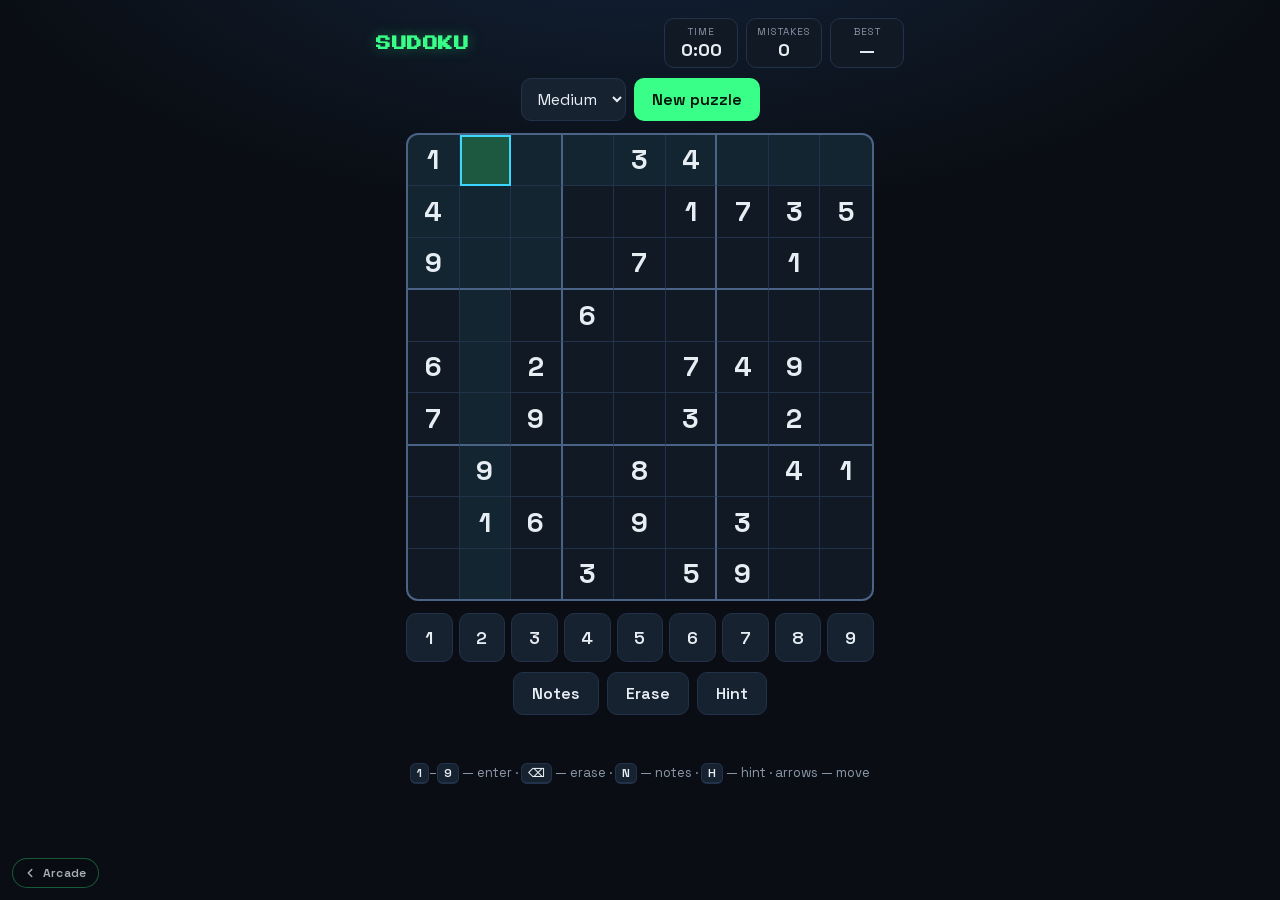
<file: games/sudoku/index.html>
<!doctype html>
<html lang="en">
    <head>
        <meta charset="UTF-8" />
        <meta name="viewport" content="width=device-width, initial-scale=1" />
        <meta name="description" content="Sudoku — freshly generated puzzles with a unique solution, notes and hints. Part of R3TRO Arcade." />
        <title>Sudoku · R3TRO Arcade</title>
        <link rel="stylesheet" href="../../shared/game.css" />
        <link rel="stylesheet" href="style.css" />
    </head>
    <body>
        <header class="game-header">
            <h1 class="game-title">SUDOKU</h1>
            <div class="stats">
                <div class="stat"><span>Time</span><b id="time">0:00</b></div>
                <div class="stat"><span>Mistakes</span><b id="mistakes">0</b></div>
                <div class="stat"><span>Best</span><b id="best">—</b></div>
            </div>
        </header>

        <main class="stage">
            <div class="toolbar">
                <select id="difficulty" aria-label="Difficulty">
                    <option value="easy">Easy</option>
                    <option value="medium" selected>Medium</option>
                    <option value="hard">Hard</option>
                </select>
                <button class="btn" id="new-game">New puzzle</button>
            </div>
            <div class="sudoku" id="grid" role="grid" aria-label="Sudoku grid"></div>
            <div class="pad" id="pad">
                <button class="btn secondary" data-n="1">1</button>
                <button class="btn secondary" data-n="2">2</button>
                <button class="btn secondary" data-n="3">3</button>
                <button class="btn secondary" data-n="4">4</button>
                <button class="btn secondary" data-n="5">5</button>
                <button class="btn secondary" data-n="6">6</button>
                <button class="btn secondary" data-n="7">7</button>
                <button class="btn secondary" data-n="8">8</button>
                <button class="btn secondary" data-n="9">9</button>
            </div>
            <div class="toolbar actions">
                <button class="btn secondary" id="notes" aria-pressed="false">Notes</button>
                <button class="btn secondary" id="erase">Erase</button>
                <button class="btn secondary" id="hint">Hint</button>
            </div>
            <p class="status" id="status" role="status"></p>
        </main>

        <p class="hint"><kbd>1</kbd>–<kbd>9</kbd> — enter · <kbd>⌫</kbd> — erase · <kbd>N</kbd> — notes · <kbd>H</kbd> — hint · arrows — move</p>

        <script src="../../shared/scores.js"></script>
        <script src="game.js"></script>
        <script src="../../shared/back.js" defer></script>
    </body>
</html>
</file>
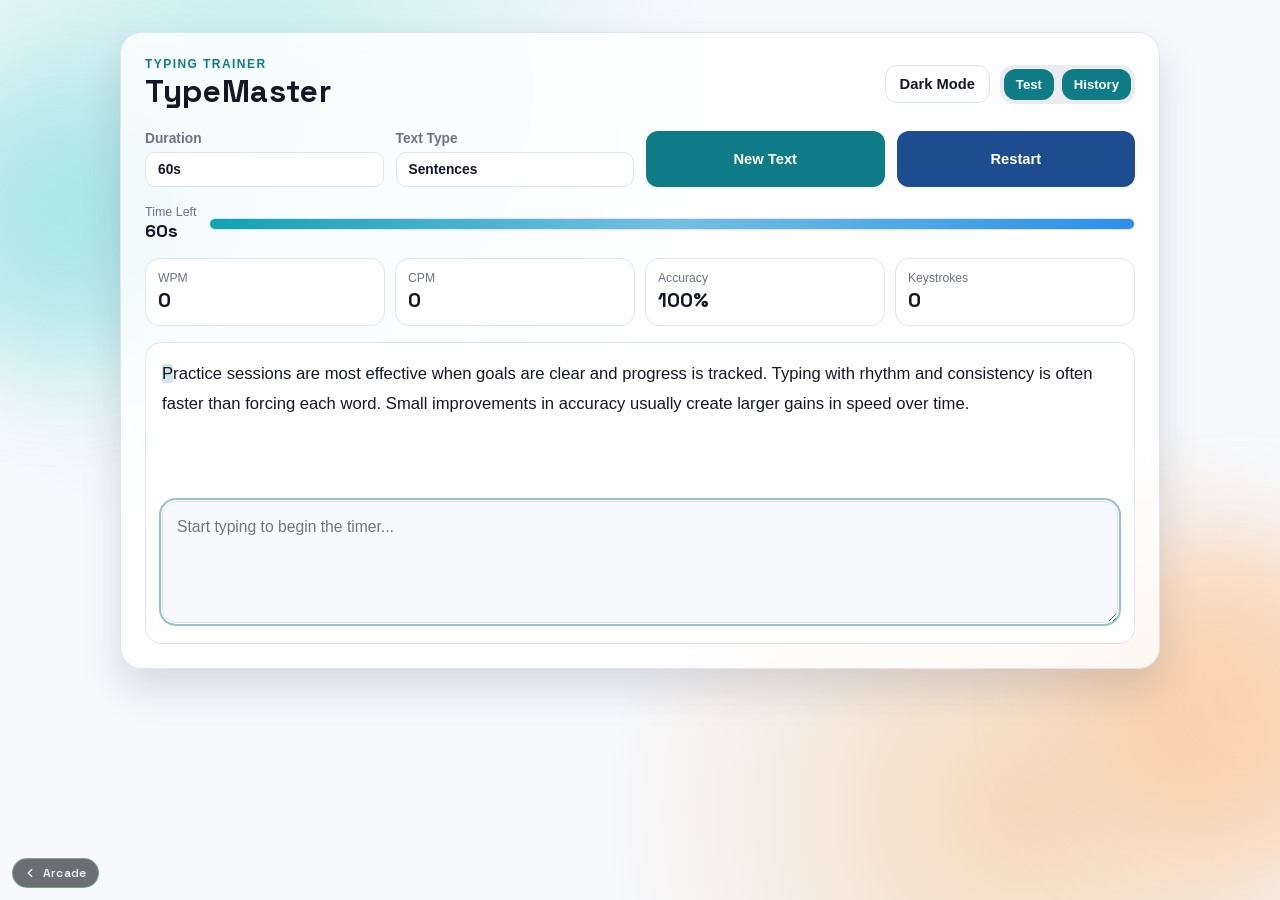
<file: games/type-master/index.html>
<!DOCTYPE html>
<html lang="en">
	<head>
		<meta charset="UTF-8" />
		<meta name="viewport" content="width=device-width, initial-scale=1.0" />
		<title>TypeMaster</title>
		<link rel="stylesheet" href="style.css" />
	    <link rel="stylesheet" href="../../shared/fonts/fonts.css" />
	</head>
	<body data-theme="light">
		<div class="bg-orb orb-one"></div>
		<div class="bg-orb orb-two"></div>

		<div class="app-shell">
			<header class="topbar">
				<div>
					<p class="eyebrow">Typing Trainer</p>
					<h1>TypeMaster</h1>
				</div>
				<div class="top-controls">
					<button id="themeToggle" class="btn ghost" type="button" aria-label="Toggle theme">
						Theme
					</button>
					<div class="view-switch" role="tablist" aria-label="Select view">
						<button id="showTestView" class="btn small active" type="button" role="tab" aria-selected="true">
							Test
						</button>
						<button id="showHistoryView" class="btn small" type="button" role="tab" aria-selected="false">
							History
						</button>
					</div>
				</div>
			</header>

			<main>
				<section id="testView" class="panel active" aria-labelledby="testHeading">
					<h2 id="testHeading" class="sr-only">Typing Test</h2>

					<div class="settings-grid">
						<label class="field" for="durationSelect">
							<span>Duration</span>
							<select id="durationSelect">
								<option value="15">15s</option>
								<option value="30">30s</option>
								<option value="60" selected>60s</option>
								<option value="120">120s</option>
							</select>
						</label>

						<label class="field" for="textTypeSelect">
							<span>Text Type</span>
							<select id="textTypeSelect">
								<option value="words">Random Words</option>
								<option value="sentences" selected>Sentences</option>
								<option value="quotes">Quotes</option>
							</select>
						</label>

						<button id="newTextBtn" class="btn" type="button">New Text</button>
						<button id="restartBtn" class="btn secondary" type="button">Restart</button>
					</div>

					<div class="timer-row">
						<div class="timer-meta">
							<p>Time Left</p>
							<strong id="timerValue">60s</strong>
						</div>
						<div class="progress-wrap" aria-hidden="true">
							<div id="progressBar" class="progress-bar"></div>
						</div>
					</div>

					<div class="stats-grid" aria-live="polite">
						<article class="stat-card">
							<p>WPM</p>
							<strong id="wpmLive">0</strong>
						</article>
						<article class="stat-card">
							<p>CPM</p>
							<strong id="cpmLive">0</strong>
						</article>
						<article class="stat-card">
							<p>Accuracy</p>
							<strong id="accuracyLive">100%</strong>
						</article>
						<article class="stat-card">
							<p>Keystrokes</p>
							<strong id="keystrokesLive">0</strong>
						</article>
					</div>

					<section class="typing-area" aria-label="Typing area">
						<p id="sourceText" class="source-text" aria-live="off"></p>
						<label class="sr-only" for="typingInput">Type the text shown above</label>
						<textarea
							id="typingInput"
							spellcheck="false"
							autocorrect="off"
							autocapitalize="off"
							placeholder="Start typing to begin the timer..."
						></textarea>
					</section>

					<section id="resultsPanel" class="results-panel" aria-live="polite">
						<h3>Results</h3>
						<div class="results-grid">
							<div>
								<p>Final WPM</p>
								<strong id="wpmFinal">0</strong>
							</div>
							<div>
								<p>Final CPM</p>
								<strong id="cpmFinal">0</strong>
							</div>
							<div>
								<p>Accuracy</p>
								<strong id="accuracyFinal">100%</strong>
							</div>
							<div>
								<p>Total Keystrokes</p>
								<strong id="keystrokesFinal">0</strong>
							</div>
						</div>

						<div class="share-row">
							<p id="shareText" class="share-text"></p>
							<button id="copyShareBtn" class="btn" type="button">Copy Summary</button>
						</div>

						<div class="comparison-grid">
							<div>
								<p class="comparison-title">Original</p>
								<p id="comparisonOriginal" class="comparison-text"></p>
							</div>
							<div>
								<p class="comparison-title">Your Input</p>
								<p id="comparisonTyped" class="comparison-text"></p>
							</div>
						</div>
					</section>
				</section>

				<section id="historyView" class="panel" aria-labelledby="historyHeading">
					<div class="history-head">
						<h2 id="historyHeading">Results History</h2>
						<div class="history-controls">
							<label class="field compact" for="historySortSelect">
								<span>Sort</span>
								<select id="historySortSelect">
									<option value="newest" selected>Newest</option>
									<option value="wpm">Highest WPM</option>
									<option value="accuracy">Best Accuracy</option>
								</select>
							</label>
							<button id="clearHistoryBtn" class="btn ghost" type="button">Clear History</button>
						</div>
					</div>

					<div class="history-table-wrap">
						<table class="history-table">
							<thead>
								<tr>
									<th>Date</th>
									<th>WPM</th>
									<th>Accuracy</th>
									<th>Keystrokes</th>
								</tr>
							</thead>
							<tbody id="historyTableBody"></tbody>
						</table>
						<p id="historyEmptyState" class="empty-state">No tests saved yet.</p>
					</div>
				</section>
			</main>
		</div>

		<div id="toast" class="toast" role="status" aria-live="polite"></div>

		<script src="script.js" defer></script>
	    <script src="../../shared/back.js" defer></script>
    </body>
</html>
</file>
<file: assets/arcade.css>
@import url("../shared/fonts/fonts.css");

:root {
    --bg: #0a0e14;
    --surface: #111924;
    --surface-2: #172231;
    --line: #22324a;
    --text: #e6edf3;
    --muted: #8b98a9;
    --accent: #39ff88;
    --accent-2: #3ad7ff;
    --accent-3: #ff4fd8;
    color-scheme: dark;
}

*,
*::before,
*::after {
    box-sizing: border-box;
}

body {
    margin: 0;
    min-height: 100dvh;
    background:
        radial-gradient(900px 480px at 15% -10%, rgba(57, 255, 136, 0.12), transparent 60%),
        radial-gradient(900px 520px at 90% -20%, rgba(255, 79, 216, 0.12), transparent 60%),
        linear-gradient(transparent 0 calc(100% - 1px), rgba(58, 215, 255, 0.04) 0) 0 0 / 100% 4px,
        var(--bg);
    color: var(--text);
    font-family: "Space Grotesk", system-ui, -apple-system, "Segoe UI", sans-serif;
}

a {
    color: var(--accent-2);
}

.hero {
    max-width: 1120px;
    margin: 0 auto;
    padding: 56px 16px 28px;
    text-align: center;
}

.eyebrow {
    margin: 0 0 14px;
    font-size: 13px;
    letter-spacing: 0.24em;
    text-transform: uppercase;
    color: var(--muted);
}

.logo {
    margin: 0;
    font-family: "Press Start 2P", ui-monospace, monospace;
    font-size: clamp(30px, 7vw, 64px);
    line-height: 1.15;
    color: var(--accent);
    text-shadow:
        0 0 18px rgba(57, 255, 136, 0.45),
        4px 4px 0 #0f4d2b;
}

.logo span {
    display: block;
    margin-top: 10px;
    font-size: 0.5em;
    letter-spacing: 0.32em;
    color: var(--accent-3);
    text-shadow:
        0 0 14px rgba(255, 79, 216, 0.45),
        3px 3px 0 #4d1442;
}

.tagline {
    max-width: 560px;
    margin: 22px auto 26px;
    line-height: 1.6;
    color: var(--muted);
}

.filters {
    display: flex;
    flex-wrap: wrap;
    justify-content: center;
    gap: 8px;
}

.chip {
    padding: 8px 14px;
    border: 1px solid var(--line);
    border-radius: 999px;
    background: var(--surface);
    color: var(--text);
    font: 600 14px/1 "Space Grotesk", system-ui, sans-serif;
    cursor: pointer;
}

.chip[aria-pressed="true"] {
    border-color: var(--accent);
    background: rgba(57, 255, 136, 0.12);
    color: var(--accent);
}

.chip:focus-visible,
.card:focus-visible {
    outline: 2px solid var(--accent-2);
    outline-offset: 3px;
}

.grid {
    display: grid;
    grid-template-columns: repeat(auto-fill, minmax(240px, 1fr));
    gap: 16px;
    max-width: 1120px;
    margin: 0 auto;
    padding: 8px 16px 48px;
    list-style: none;
}

.card {
    position: relative;
    display: flex;
    flex-direction: column;
    height: 100%;
    padding: 18px;
    border: 1px solid var(--line);
    border-radius: 16px;
    background: linear-gradient(180deg, var(--surface-2), var(--surface));
    color: inherit;
    text-decoration: none;
    transition: transform 0.15s ease, border-color 0.15s ease, box-shadow 0.15s ease;
}

.card:hover {
    transform: translateY(-3px);
    border-color: var(--tint);
    box-shadow: 0 10px 30px -12px var(--tint);
}

.icon {
    display: grid;
    place-items: center;
    width: 56px;
    height: 56px;
    margin-bottom: 14px;
    border-radius: 14px;
    background: color-mix(in srgb, var(--tint) 14%, transparent);
    color: var(--tint);
}

.icon svg {
    width: 32px;
    height: 32px;
}

.card h2 {
    margin: 0 0 6px;
    font-size: 19px;
}

.card p {
    flex: 1;
    margin: 0 0 14px;
    font-size: 14px;
    line-height: 1.5;
    color: var(--muted);
}

.meta {
    display: flex;
    align-items: center;
    justify-content: space-between;
    gap: 8px;
    font-size: 12px;
}

.tag {
    padding: 3px 8px;
    border-radius: 6px;
    background: rgba(255, 255, 255, 0.06);
    color: var(--muted);
    text-transform: uppercase;
    letter-spacing: 0.08em;
}

.best {
    color: var(--text);
    font-variant-numeric: tabular-nums;
}

.best:empty {
    display: none;
}

.footer {
    max-width: 1120px;
    margin: 0 auto;
    padding: 20px 16px 40px;
    border-top: 1px solid var(--line);
    text-align: center;
    color: var(--muted);
    font-size: 14px;
}

.footer .small {
    font-size: 12px;
    opacity: 0.8;
}

@media (prefers-reduced-motion: reduce) {
    .card {
        transition: none;
    }
    .card:hover {
        transform: none;
    }
}
</file>
<file: games/blocks/styles/main.css>
/* ============================================================================
   R3TRO Blocks - Main Styles v2.0
   Layout, typography, and base styling with theme support
   ============================================================================ */

/* ============================================================================
   DESIGN TOKENS - DARK THEME (Default)
   ============================================================================ */

:root,
[data-theme="dark"] {
    /* Backgrounds */
    --rt-bg-base: #08080f;
    --rt-bg-elevated: #0f0f1a;
    --rt-bg-surface: #141425;
    --rt-bg-overlay: #1a1a2e;
    --rt-bg-input: #0c0c18;

    /* Borders */
    --rt-border-subtle: #1e1e3a;
    --rt-border-default: #2a2a4a;
    --rt-border-strong: #3a3a6a;
    --rt-border-accent: #7c3aed;

    /* Text */
    --rt-text-primary: #e2e8f0;
    --rt-text-secondary: #94a3b8;
    --rt-text-muted: #475569;
    --rt-text-accent: #a78bfa;

    /* Accents */
    --rt-accent-primary: #7c3aed;
    --rt-accent-secondary: #06b6d4;
    --rt-accent-warning: #f59e0b;
    --rt-accent-danger: #ef4444;
    --rt-accent-success: #10b981;

    /* Tetromino colors */
    --rt-piece-I: #00f0f0;
    --rt-piece-O: #f0f000;
    --rt-piece-T: #a000f0;
    --rt-piece-S: #00f000;
    --rt-piece-Z: #f00000;
    --rt-piece-J: #4444ff;
    --rt-piece-L: #f0a000;

    /* Effects */
    --rt-glow-sm: 0 0 6px currentColor;
    --rt-glow-md: 0 0 6px currentColor, 0 0 12px currentColor;
    --rt-glow-lg:
        0 0 8px currentColor, 0 0 16px currentColor, 0 0 32px currentColor;
    --rt-blur-overlay: blur(8px) saturate(180%);

    /* Legacy compatibility */
    --bg-primary: var(--rt-bg-base);
    --bg-secondary: var(--rt-bg-elevated);
    --bg-board: var(--rt-bg-input);
    --bg-cell: var(--rt-bg-overlay);
    --border-color: var(--rt-border-default);
    --accent-primary: var(--rt-accent-primary);
    --accent-secondary: var(--rt-accent-secondary);
    --text-primary: var(--rt-text-primary);
    --text-secondary: var(--rt-text-secondary);
    --text-accent: var(--rt-text-accent);
    --glow-intensity: var(--rt-glow-md);
    --color-I: var(--rt-piece-I);
    --color-O: var(--rt-piece-O);
    --color-T: var(--rt-piece-T);
    --color-S: var(--rt-piece-S);
    --color-Z: var(--rt-piece-Z);
    --color-J: var(--rt-piece-J);
    --color-L: var(--rt-piece-L);
}

/* ============================================================================
   DESIGN TOKENS - LIGHT THEME
   ============================================================================ */

[data-theme="light"] {
    /* Backgrounds */
    --rt-bg-base: #f0f2f8;
    --rt-bg-elevated: #e8eaf4;
    --rt-bg-surface: #dde0f0;
    --rt-bg-overlay: #d4d8ec;
    --rt-bg-input: #e4e7f4;

    /* Borders */
    --rt-border-subtle: #dde0f0;
    --rt-border-default: #c0c4dc;
    --rt-border-strong: #a8aed0;
    --rt-border-accent: #7c3aed;

    /* Text */
    --rt-text-primary: #1e1b4b;
    --rt-text-secondary: #4338ca;
    --rt-text-muted: #6d6aaa;
    --rt-text-accent: #7c3aed;

    /* Tetromino colors (darker for light bg) */
    --rt-piece-I: #00a8a8;
    --rt-piece-O: #a8a800;
    --rt-piece-T: #6800a8;
    --rt-piece-S: #008800;
    --rt-piece-Z: #a80000;
    --rt-piece-J: #0000c0;
    --rt-piece-L: #a87000;

    /* Reduced glow for light mode */
    --rt-glow-sm: none;
    --rt-glow-md: 0 0 4px rgba(124, 58, 237, 0.3);
    --rt-glow-lg: 0 0 8px rgba(124, 58, 237, 0.4);

    /* Legacy compatibility */
    --bg-primary: var(--rt-bg-base);
    --bg-secondary: var(--rt-bg-elevated);
    --bg-board: var(--rt-bg-input);
    --bg-cell: var(--rt-bg-overlay);
    --border-color: var(--rt-border-default);
    --text-primary: var(--rt-text-primary);
    --text-secondary: var(--rt-text-secondary);
    --glow-intensity: var(--rt-glow-md);
    --color-I: var(--rt-piece-I);
    --color-O: var(--rt-piece-O);
    --color-T: var(--rt-piece-T);
    --color-S: var(--rt-piece-S);
    --color-Z: var(--rt-piece-Z);
    --color-J: var(--rt-piece-J);
    --color-L: var(--rt-piece-L);
}

/* ============================================================================
   TYPOGRAPHY & TIMING TOKENS
   ============================================================================ */

:root {
    /* Fonts */
    --rt-font-display: "Oxanium", "Rajdhani", sans-serif;
    --rt-font-ui: "IBM Plex Sans", "Space Grotesk", sans-serif;
    --rt-font-mono: "JetBrains Mono", "Courier New", monospace;
    --font-display: var(--rt-font-display);
    --font-ui: var(--rt-font-ui);
    --font-mono: var(--rt-font-mono);

    /* Text sizes */
    --rt-text-xs: 10px;
    --rt-text-sm: 12px;
    --rt-text-base: 14px;
    --rt-text-lg: 18px;
    --rt-text-xl: 24px;
    --rt-text-2xl: 32px;
    --rt-text-hero: 48px;

    /* Spacing */
    --rt-letter-tight: 1px;
    --rt-letter-normal: 2px;
    --rt-letter-wide: 3px;

    /* Border radius */
    --rt-radius-sm: 4px;
    --rt-radius-md: 8px;
    --rt-radius-lg: 12px;
    --rt-radius-pill: 999px;

    /* Timing */
    --rt-duration-instant: 80ms;
    --rt-duration-fast: 150ms;
    --rt-duration-normal: 250ms;
    --rt-duration-slow: 400ms;
    --rt-duration-dramatic: 800ms;

    --rt-ease-out: cubic-bezier(0, 0, 0.2, 1);
    --rt-ease-in: cubic-bezier(0.4, 0, 1, 1);
    --rt-ease-spring: cubic-bezier(0.34, 1.56, 0.64, 1);

    /* Cell size */
    --cell-size: 30px;
    --board-width: calc(var(--cell-size) * 10);
    --board-height: calc(var(--cell-size) * 20);
}

/* ============================================================================
   RESET & BASE
   ============================================================================ */

*,
*::before,
*::after {
    box-sizing: border-box;
    margin: 0;
    padding: 0;
}

html,
body {
    height: 100%;
    overflow: hidden;
}

body {
    font-family: var(--font-ui);
    background: var(--rt-bg-base);
    color: var(--text-primary);
    display: flex;
    align-items: center;
    justify-content: center;
    min-height: 100vh;
    text-rendering: optimizeLegibility;
    -webkit-font-smoothing: antialiased;
    -moz-osx-font-smoothing: grayscale;
    -webkit-user-select: none;
    user-select: none;
}

/* ============================================================================
   TYPOGRAPHY
   ============================================================================ */

h1,
h2,
h3,
h4,
h5,
h6 {
    font-family: var(--font-display);
    font-weight: 700;
    letter-spacing: 0.05em;
    text-transform: uppercase;
}

h1 {
    font-size: 2.5rem;
    text-shadow:
        0 0 10px var(--accent-primary),
        0 0 20px var(--accent-primary);
}

h2 {
    font-size: 1.5rem;
    color: var(--accent-secondary);
}

h3 {
    font-size: 1.2rem;
    color: var(--text-secondary);
}

/* ============================================================================
   LAYOUT
   ============================================================================ */

#app {
    width: 100%;
    height: 100%;
    padding-top: 0;
    display: flex;
    align-items: center;
    justify-content: center;
    position: relative;
    overflow-y: auto;
}

/* ============================================================================
   SCREENS
   ============================================================================ */

.screen {
    position: absolute;
    top: 0;
    left: 0;
    width: 100%;
    height: 100%;
    display: none;
    flex-direction: column;
    align-items: stretch;
    justify-content: flex-start;
    padding: 2rem;
    z-index: 10;
    overflow-y: auto;
}

.screen.active {
    display: flex;
}

/* ============================================================================
   MAIN MENU
   ============================================================================ */

#menu-screen {
    background: var(--bg-primary);
}

.menu-logo {
    margin-bottom: 3rem;
    text-align: center;
}

.menu-logo h1 {
    font-size: 3rem;
    background: linear-gradient(
        45deg,
        var(--accent-primary),
        var(--accent-secondary)
    );
    -webkit-background-clip: text;
    -webkit-text-fill-color: transparent;
    background-clip: text;
    animation: glowPulse 2s ease-in-out infinite;
}

@keyframes glowPulse {
    0%,
    100% {
        filter: drop-shadow(0 0 10px var(--accent-primary));
    }
    50% {
        filter: drop-shadow(0 0 20px var(--accent-secondary));
    }
}

.menu-items {
    display: flex;
    flex-direction: column;
    gap: 1rem;
}

.menu-item {
    font-family: var(--font-display);
    font-size: 1.2rem;
    padding: 1rem 3rem;
    background: transparent;
    border: 2px solid var(--border-color);
    color: var(--text-secondary);
    cursor: pointer;
    transition: all 0.2s ease;
    text-transform: uppercase;
    letter-spacing: 0.1em;
}

.menu-item:hover,
.menu-item.selected {
    border-color: var(--accent-primary);
    color: var(--text-primary);
    background: rgba(124, 58, 237, 0.1);
    text-shadow: 0 0 10px var(--accent-primary);
}

.menu-item:focus {
    outline: none;
    border-color: var(--accent-secondary);
}

/* ============================================================================
   MODE SELECT
   ============================================================================ */

#modeSelect-screen {
    background: var(--bg-primary);
    align-items: stretch;
    gap: 1.5rem;
}

.launcher-header {
    display: grid;
    grid-template-columns: 1.4fr 1fr;
    gap: 1.5rem;
    width: 100%;
}

.launcher-copy {
    background: linear-gradient(
            135deg,
            color-mix(in srgb, var(--accent-primary) 20%, transparent),
            color-mix(in srgb, var(--accent-secondary) 16%, transparent)
        ),
        var(--bg-secondary);
    border: 1px solid color-mix(in srgb, var(--accent-primary) 35%, var(--border-color));
    border-radius: var(--rt-radius-lg);
    padding: 1.5rem;
    box-shadow: 0 18px 60px rgba(0, 0, 0, 0.45);
}

.launcher-eyebrow {
    color: var(--accent-secondary);
    letter-spacing: 0.1em;
    font-size: 0.85rem;
    margin-bottom: 0.35rem;
    text-transform: uppercase;
}

.launcher-title {
    font-family: var(--font-display);
    font-size: clamp(2rem, 5vw, 3.2rem);
    letter-spacing: 0.08em;
    color: var(--text-primary);
    margin-bottom: 0.5rem;
}

.launcher-subtitle {
    color: var(--text-secondary);
    line-height: 1.6;
    margin-bottom: 1rem;
}

.launcher-actions {
    display: grid;
    grid-template-columns: repeat(2, minmax(0, 1fr));
    gap: 0.5rem;
}

.chip-btn {
    display: inline-flex;
    align-items: center;
    justify-content: center;
    gap: 0.45rem;
    border: 1px solid var(--border-color);
    padding: 0.55rem 1rem;
    border-radius: var(--rt-radius-pill);
    background: var(--bg-secondary);
    color: var(--text-primary);
    font-size: 0.9rem;
    cursor: pointer;
    transition: all var(--rt-duration-fast) var(--rt-ease-out);
}

.chip-btn:hover {
    border-color: var(--accent-primary);
    box-shadow: 0 0 0 1px rgba(124, 58, 237, 0.4);
    transform: translateY(-1px);
}

.chip-btn-icon {
    min-height: 40px;
    justify-content: flex-start;
    font-size: 0.85rem;
}

.chip-icon {
    width: 1.2rem;
    height: 1.2rem;
    text-align: center;
    border: 1px solid var(--border-color);
    border-radius: 4px;
    display: inline-flex;
    align-items: center;
    justify-content: center;
    color: var(--accent-secondary);
    background: color-mix(in srgb, var(--bg-primary) 82%, transparent);
}

.chip-icon svg {
    width: 0.8rem;
    height: 0.8rem;
    display: block;
    stroke: currentColor;
    stroke-width: 1.7;
    stroke-linecap: round;
    stroke-linejoin: round;
    fill: none;
}

.launcher-quick {
    background: var(--bg-secondary);
    border: 1px solid color-mix(in srgb, var(--accent-secondary) 28%, var(--border-color));
    border-radius: var(--rt-radius-lg);
    padding: 1.25rem;
    display: grid;
    grid-template-columns: 1fr;
    gap: 1rem;
    box-shadow: 0 18px 60px rgba(0, 0, 0, 0.35);
}

.quick-block {
    display: flex;
    flex-direction: column;
    gap: 0.5rem;
}

.theme-choice-grid {
    display: grid;
    grid-template-columns: repeat(4, minmax(0, 1fr));
    gap: 0.5rem;
}

.mode-grid {
    display: grid;
    grid-template-columns: repeat(auto-fit, minmax(260px, 1fr));
    gap: 1rem;
    width: 100%;
}

.mode-card {
    display: flex;
    justify-content: space-between;
    align-items: center;
    padding: 1.25rem;
    border-radius: var(--rt-radius-lg);
    border: 1px solid color-mix(in srgb, var(--accent-primary) 28%, var(--border-color));
    background: radial-gradient(
            circle at 20% 20%,
            color-mix(in srgb, var(--accent-primary) 20%, transparent),
            transparent 35%
        ),
        var(--bg-secondary);
    cursor: pointer;
    transition: all var(--rt-duration-fast) var(--rt-ease-out);
    box-shadow: 0 18px 40px rgba(0, 0, 0, 0.25);
}

.mode-card:hover,
.mode-card.selected {
    border-color: color-mix(in srgb, var(--accent-secondary) 42%, var(--accent-primary));
    transform: translateY(-2px);
    box-shadow: 0 18px 60px color-mix(in srgb, var(--accent-primary) 24%, transparent);
}

.mode-card:focus-visible {
    outline: 2px solid var(--accent-secondary);
    outline-offset: 4px;
}

.mode-meta {
    display: flex;
    flex-direction: column;
    gap: 0.35rem;
}

.mode-name,
.mode-pill {
    font-family: var(--font-display);
    font-size: 1.2rem;
    color: var(--accent-secondary);
}

.mode-pill {
    display: inline-flex;
    align-items: center;
    gap: 0.35rem;
    padding: 0.35rem 0.75rem;
    border-radius: var(--rt-radius-pill);
    background: rgba(6, 182, 212, 0.12);
    border: 1px solid var(--border-color);
    width: fit-content;
}

.mode-desc {
    font-size: 0.95rem;
    color: var(--text-secondary);
    max-width: 460px;
}

.mode-actions {
    display: flex;
    align-items: center;
    gap: 0.75rem;
}

.launcher-scoreboard {
    width: 100%;
    margin-top: 0.2rem;
    padding: 1rem;
    border-radius: var(--rt-radius-lg);
    border: 1px solid color-mix(in srgb, var(--accent-secondary) 26%, var(--border-color));
    background: linear-gradient(
            145deg,
            color-mix(in srgb, var(--accent-secondary) 14%, transparent),
            color-mix(in srgb, var(--accent-primary) 10%, transparent)
        ),
        var(--bg-secondary);
}

.launcher-scoreboard-title {
    font-family: var(--font-display);
    font-size: 1rem;
    letter-spacing: 0.12em;
    margin-bottom: 0.8rem;
}

.launcher-scoreboard-grid {
    display: grid;
    grid-template-columns: repeat(3, minmax(0, 1fr));
    gap: 0.75rem;
}

.launcher-score-card {
    border: 1px solid var(--border-color);
    border-radius: var(--rt-radius-md);
    background: rgba(0, 0, 0, 0.14);
    padding: 0.55rem;
}

.launcher-score-card h3 {
    font-family: var(--font-display);
    font-size: 0.75rem;
    letter-spacing: 0.1em;
    margin-bottom: 0.35rem;
    color: var(--text-primary);
}

.quick-scores-list {
    display: flex;
    flex-direction: column;
    gap: 0.2rem;
}

.quick-score-row {
    display: grid;
    grid-template-columns: 32px 1fr auto;
    align-items: center;
    gap: 0.35rem;
    border-radius: var(--rt-radius-sm);
    padding: 0.2rem 0.35rem;
    background: color-mix(in srgb, var(--bg-input) 62%, transparent);
}

.quick-score-rank {
    color: var(--accent-secondary);
    font-family: var(--font-display);
    font-size: 0.72rem;
}

.quick-score-name {
    color: var(--text-primary);
    font-size: 0.86rem;
    white-space: nowrap;
    overflow: hidden;
    text-overflow: ellipsis;
}

.quick-score-value {
    color: var(--accent-primary);
    font-family: var(--font-display);
    font-size: 0.74rem;
}

.quick-score-empty {
    color: var(--text-secondary);
    font-size: 0.8rem;
    padding: 0.25rem;
}

.mode-card[aria-selected="true"] .btn-primary {
    box-shadow:
        0 16px 40px color-mix(in srgb, var(--accent-primary) 42%, transparent),
        0 0 0 1px color-mix(in srgb, var(--accent-secondary) 36%, transparent);
}

.setting-select.compact {
    width: 100%;
    min-height: 42px;
    min-width: 0;
}

.toggle-inline {
    display: inline-flex;
    align-items: center;
    gap: 0.5rem;
    color: var(--text-primary);
    font-size: 0.95rem;
}

.back-btn {
    margin-top: 1.5rem;
    font-size: 0.95rem;
    color: var(--text-primary);
    background: transparent;
    border: 1px solid var(--border-color);
    padding: 0.6rem 1.4rem;
    cursor: pointer;
    transition: all var(--rt-duration-fast) var(--rt-ease-out);
    border-radius: var(--rt-radius-md);
}

.back-btn:hover {
    border-color: var(--accent-secondary);
    color: var(--text-primary);
    box-shadow: 0 0 0 1px rgba(6, 182, 212, 0.35);
}

/* ============================================================================
   BUTTONS
   ============================================================================ */

.btn {
    font-family: var(--font-display);
    font-size: 1rem;
    padding: 0.75rem 1.6rem;
    border-radius: var(--rt-radius-md);
    background: linear-gradient(
            120deg,
            color-mix(in srgb, var(--accent-primary) 14%, transparent),
            color-mix(in srgb, var(--accent-secondary) 14%, transparent)
        ),
        var(--bg-secondary);
    border: 1px solid var(--border-color);
    color: var(--text-primary);
    cursor: pointer;
    transition: all var(--rt-duration-fast) var(--rt-ease-out);
    box-shadow:
        0 12px 30px rgba(0, 0, 0, 0.25),
        inset 0 1px 0 rgba(255, 255, 255, 0.08);
}

.btn:hover {
    transform: translateY(-2px);
    box-shadow:
        0 14px 36px rgba(0, 0, 0, 0.3),
        0 0 0 1px color-mix(in srgb, var(--accent-primary) 35%, transparent);
}

.btn-primary {
    background: linear-gradient(
        135deg,
        var(--accent-primary),
        var(--accent-secondary)
    );
    border-color: var(--accent-primary);
    color: #fff;
    box-shadow:
        0 12px 30px color-mix(in srgb, var(--accent-primary) 36%, transparent),
        inset 0 1px 0 rgba(255, 255, 255, 0.12);
}

.btn-primary:hover {
    box-shadow:
        0 16px 40px color-mix(in srgb, var(--accent-primary) 52%, transparent),
        0 0 0 1px color-mix(in srgb, var(--accent-secondary) 30%, transparent);
    transform: translateY(-3px);
}

/* ============================================================================
   SETTINGS & CONTROLS SCREENS
   ============================================================================ */

#settings-screen,
#controls-screen,
#stats-screen {
    background: var(--bg-primary);
}

.settings-content,
.controls-content,
.stats-content {
    max-width: 500px;
    width: 100%;
    background: var(--bg-secondary);
    border: 1px solid var(--border-color);
    padding: 2rem;
    margin-top: 1.5rem;
}

.setting-row {
    display: flex;
    justify-content: space-between;
    align-items: center;
    padding: 0.75rem 0;
    border-bottom: 1px solid var(--border-color);
}

.setting-row:last-child {
    border-bottom: none;
}

.setting-row-action {
    align-items: center;
    justify-content: center;
    flex-wrap: wrap;
    gap: 0.8rem;
}

.setting-label {
    color: var(--text-secondary);
    font-family: var(--font-ui);
    font-weight: 500;
}

.setting-value {
    color: var(--accent-secondary);
    font-family: var(--font-display);
}

.btn-compact {
    padding: 0.45rem 0.95rem;
    font-size: 0.84rem;
    min-width: 98px;
}

.btn-danger {
    background: linear-gradient(
            140deg,
            color-mix(in srgb, var(--rt-accent-danger) 34%, transparent),
            color-mix(in srgb, var(--rt-accent-danger) 14%, transparent)
        ),
        var(--rt-bg-surface);
    border-color: color-mix(in srgb, var(--rt-accent-danger) 55%, var(--rt-border-default));
    color: var(--rt-text-primary);
}

.btn-danger:hover {
    border-color: var(--rt-accent-danger);
    box-shadow: 0 0 0 1px color-mix(in srgb, var(--rt-accent-danger) 45%, transparent);
}

input[type="range"] {
    width: 120px;
    accent-color: var(--accent-primary);
}

input[type="checkbox"] {
    width: 20px;
    height: 20px;
    accent-color: var(--accent-primary);
}

.setting-toggle-group {
    display: flex;
    gap: 0.5rem;
}

.setting-toggle-btn {
    font-family: var(--rt-font-mono);
    font-size: var(--rt-text-sm);
    padding: 0.35rem 0.75rem;
    background: var(--rt-bg-surface);
    border: 1px solid var(--rt-border-default);
    color: var(--rt-text-secondary);
    cursor: pointer;
    transition: all var(--rt-duration-fast) var(--rt-ease-out);
    border-radius: var(--rt-radius-sm);
}

.setting-toggle-btn:hover {
    border-color: var(--rt-border-strong);
    color: var(--rt-text-primary);
}

.setting-toggle-btn.active {
    background: var(--rt-accent-primary);
    border-color: var(--rt-accent-primary);
    color: white;
}

.setting-select {
    appearance: none;
    -webkit-appearance: none;
    -moz-appearance: none;
    font-family: var(--rt-font-mono);
    font-size: var(--rt-text-base);
    line-height: 1.2;
    min-width: 180px;
    padding: 0.5rem 2.1rem 0.5rem 0.75rem;
    background: var(--rt-bg-surface);
    border: 1px solid var(--rt-border-default);
    color: var(--rt-text-primary);
    border-radius: var(--rt-radius-sm);
    cursor: pointer;
    background-image:
        linear-gradient(
            45deg,
            transparent 50%,
            var(--rt-text-secondary) 50%
        ),
        linear-gradient(
            135deg,
            var(--rt-text-secondary) 50%,
            transparent 50%
        );
    background-position:
        calc(100% - 16px) calc(50% - 2px),
        calc(100% - 10px) calc(50% - 2px);
    background-repeat: no-repeat;
    background-size: 6px 6px;
}

.setting-select:hover {
    border-color: var(--rt-border-strong);
}

.setting-select:focus-visible {
    outline: none;
    border-color: var(--rt-border-accent);
    box-shadow: 0 0 0 2px color-mix(in srgb, var(--rt-accent-primary) 30%, transparent);
}

.setting-select option {
    background: var(--rt-bg-surface);
    color: var(--rt-text-primary);
}

.setting-select-native {
    position: absolute !important;
    width: 1px !important;
    height: 1px !important;
    opacity: 0 !important;
    pointer-events: none !important;
    overflow: hidden !important;
}

.rt-select {
    position: relative;
    width: min(220px, 100%);
}

.rt-select-compact {
    width: 100%;
}

.rt-select-trigger {
    width: 100%;
    display: inline-flex;
    align-items: center;
    justify-content: space-between;
    gap: 0.65rem;
    padding: 0.5rem 0.75rem;
    border: 1px solid var(--rt-border-default);
    border-radius: var(--rt-radius-sm);
    background: var(--rt-bg-surface);
    color: var(--rt-text-primary);
    font-family: var(--rt-font-mono);
    font-size: var(--rt-text-base);
    line-height: 1.2;
    cursor: pointer;
    transition: all var(--rt-duration-fast) var(--rt-ease-out);
}

.rt-select-trigger:hover {
    border-color: var(--rt-border-strong);
}

.rt-select.open .rt-select-trigger,
.rt-select-trigger:focus-visible {
    outline: none;
    border-color: var(--rt-border-accent);
    box-shadow: 0 0 0 2px color-mix(in srgb, var(--rt-accent-primary) 30%, transparent);
}

.rt-select-value {
    text-align: left;
}

.rt-select-chevron {
    color: var(--rt-text-secondary);
    font-size: 0.85rem;
    transition: transform var(--rt-duration-fast) var(--rt-ease-out);
}

.rt-select.open .rt-select-chevron {
    transform: rotate(180deg);
}

.rt-select-list {
    position: absolute;
    left: 0;
    right: 0;
    top: calc(100% + 0.3rem);
    z-index: 140;
    display: none;
    flex-direction: column;
    gap: 0.2rem;
    background: var(--rt-bg-elevated);
    border: 1px solid var(--rt-border-default);
    border-radius: var(--rt-radius-md);
    box-shadow: 0 12px 28px rgba(0, 0, 0, 0.35);
    padding: 0.25rem;
    max-height: 220px;
    overflow-y: auto;
}

.rt-select.open .rt-select-list {
    display: flex;
}

.rt-select-option {
    width: 100%;
    text-align: left;
    font-family: var(--rt-font-mono);
    font-size: var(--rt-text-base);
    color: var(--rt-text-primary);
    background: transparent;
    border: 1px solid transparent;
    border-radius: var(--rt-radius-sm);
    padding: 0.4rem 0.55rem;
    cursor: pointer;
    transition: all var(--rt-duration-fast) var(--rt-ease-out);
}

.rt-select-option:hover,
.rt-select-option:focus-visible {
    outline: none;
    border-color: var(--rt-border-strong);
    background: color-mix(in srgb, var(--rt-accent-primary) 16%, transparent);
}

.rt-select-option.selected {
    border-color: var(--rt-border-accent);
    background: color-mix(in srgb, var(--rt-accent-secondary) 20%, transparent);
}

.rt-select-option:disabled {
    opacity: 0.45;
    cursor: not-allowed;
}

.control-row {
    display: flex;
    justify-content: space-between;
    padding: 0.5rem 0;
}

.control-key {
    font-family: var(--font-display);
    background: var(--bg-primary);
    padding: 0.25rem 0.75rem;
    border: 1px solid var(--border-color);
    font-size: 0.85rem;
}

/* ============================================================================
   LEADERBOARD
   ============================================================================ */

#leaderboard-screen {
    background: var(--bg-primary);
}

.leaderboard-tabs {
    display: flex;
    justify-content: center;
    flex-wrap: wrap;
    gap: 1rem;
    margin: 1.5rem 0;
}

.leaderboard-tab {
    font-family: var(--font-display);
    padding: 0.5rem 1rem;
    background: transparent;
    border: 1px solid var(--border-color);
    color: var(--text-secondary);
    cursor: pointer;
    transition: all 0.2s ease;
}

.leaderboard-tab.active {
    border-color: var(--accent-primary);
    color: var(--accent-primary);
}

.leaderboard-content {
    width: 100%;
    max-width: min(760px, 94vw);
    background: var(--bg-secondary);
    border: 1px solid var(--border-color);
    padding: 1rem;
    margin-inline: auto;
}

.scores-container {
    display: none;
}

.scores-container.active {
    display: block;
    max-width: 620px;
    margin-inline: auto;
}

.score-row {
    display: grid;
    grid-template-columns: 56px 1fr auto;
    align-items: center;
    column-gap: 0.6rem;
    text-align: center;
    padding: 0.5rem;
    border-bottom: 1px solid var(--border-color);
}

.score-row:last-child {
    border-bottom: none;
}

.rank {
    color: var(--accent-primary);
    width: 2rem;
}

.name {
    color: var(--accent-secondary);
    font-family: var(--font-display);
    flex: 1;
    text-align: center;
}

.score {
    color: var(--text-primary);
    font-family: var(--font-display);
}

.no-scores {
    text-align: center;
    color: var(--text-secondary);
    padding: 2rem;
}

/* ============================================================================
   STATS
   ============================================================================ */

.stats-grid {
    display: grid;
    grid-template-columns: 1fr 1fr;
    justify-items: center;
    gap: 1rem;
}

.stat-item {
    width: 100%;
    max-width: 280px;
    text-align: center;
    padding: 1rem;
    background: var(--bg-primary);
    border: 1px solid var(--border-color);
}

.stat-value {
    font-family: var(--font-display);
    font-size: 1.5rem;
    color: var(--accent-secondary);
}

.stat-label {
    font-size: 0.8rem;
    color: var(--text-secondary);
    margin-top: 0.5rem;
}

/* ============================================================================
   GAME OVER
   ============================================================================ */

#gameOver-screen {
    background: rgba(10, 10, 15, 0.95);
}

.game-over-title {
    color: var(--color-Z);
    font-size: 2.5rem;
    margin-bottom: 2rem;
    text-shadow: 0 0 20px var(--color-Z);
}

.game-over-stats {
    display: grid;
    grid-template-columns: 1fr 1fr;
    gap: 1rem;
    margin-bottom: 2rem;
    background: var(--bg-secondary);
    padding: 1.5rem;
    border: 1px solid var(--border-color);
}

.game-over-stat {
    text-align: center;
}

.game-over-stat-value {
    font-family: var(--font-display);
    font-size: 1.5rem;
    color: var(--accent-secondary);
}

.game-over-stat-label {
    font-size: 0.8rem;
    color: var(--text-secondary);
}

#high-score-notice {
    display: none;
    color: var(--color-O);
    font-family: var(--font-display);
    font-size: 1.5rem;
    margin-bottom: 1.5rem;
    animation: glitch 0.3s infinite;
}

#high-score-notice.active {
    display: block;
}

.game-over-buttons {
    display: flex;
    gap: 1rem;
}

/* ============================================================================
   NAME ENTRY
   ============================================================================ */

#nameEntry-screen {
    background: rgba(13, 19, 10, 0.88);
}

.name-entry-container {
    display: flex;
    gap: 0.85rem;
    margin: 1.3rem 0 1.6rem;
}

.name-char {
    font-family: var(--font-mono);
    font-size: 2.5rem;
    font-weight: 600;
    width: 60px;
    height: 80px;
    display: flex;
    align-items: center;
    justify-content: center;
    background: linear-gradient(
        180deg,
        color-mix(in srgb, var(--rt-bg-surface) 85%, transparent),
        color-mix(in srgb, var(--rt-bg-input) 88%, transparent)
    );
    border: 2px solid var(--rt-border-default);
    border-radius: 9px;
    color: var(--rt-text-primary);
    text-shadow: 0 1px 0 rgba(0, 0, 0, 0.22);
    letter-spacing: 0.04em;
    transition: transform var(--rt-duration-fast) var(--rt-ease-out);
}

.name-char.active {
    border-color: var(--rt-border-accent);
    box-shadow: 0 0 0 2px color-mix(in srgb, var(--rt-accent-primary) 40%, transparent);
    color: var(--rt-text-accent);
    animation: pulse 0.5s infinite;
}

@keyframes pulse {
    0%,
    100% {
        transform: scale(1);
    }
    50% {
        transform: scale(1.05);
    }
}

.name-instructions {
    color: var(--rt-text-secondary);
    font-family: var(--font-ui);
    font-size: 0.95rem;
    line-height: 1.45;
    letter-spacing: 0.02em;
    text-align: center;
    max-width: 520px;
    margin-top: 0.25rem;
}

/* ============================================================================
   TOAST NOTIFICATIONS
   ============================================================================ */

.rt-toast-container {
    position: fixed;
    top: 1rem;
    right: 1rem;
    z-index: 2000;
    display: flex;
    flex-direction: column;
    gap: 0.5rem;
}

.rt-toast {
    background: var(--rt-bg-elevated);
    border: 1px solid var(--rt-border-default);
    border-left: 4px solid var(--rt-accent-primary);
    padding: 0.75rem 1rem;
    border-radius: var(--rt-radius-sm);
    font-size: var(--rt-text-sm);
    color: var(--rt-text-primary);
    transform: translateX(100%);
    opacity: 0;
    transition: all var(--rt-duration-normal) var(--rt-ease-spring);
}

.rt-toast.show {
    transform: translateX(0);
    opacity: 1;
}

.rt-toast.success {
    border-left-color: var(--rt-accent-success);
}
.rt-toast.warning {
    border-left-color: var(--rt-accent-warning);
}
.rt-toast.error {
    border-left-color: var(--rt-accent-danger);
}

/* ============================================================================
   SCORE FLYOUT
   ============================================================================ */

.score-flyout {
    position: absolute;
    font-family: var(--rt-font-display);
    font-size: var(--rt-text-lg);
    font-weight: 700;
    color: var(--rt-accent-warning);
    text-shadow: var(--rt-glow-md);
    pointer-events: none;
    animation: scoreFlyout 1s var(--rt-ease-out) forwards;
}

@keyframes scoreFlyout {
    0% {
        opacity: 1;
        transform: translateY(0) scale(1);
    }
    100% {
        opacity: 0;
        transform: translateY(-60px) scale(1.5);
    }
}

/* ============================================================================
   REDUCED MOTION
   ============================================================================ */

@media (prefers-reduced-motion: reduce) {
    *,
    *::before,
    *::after {
        animation-duration: 0.01ms !important;
        animation-iteration-count: 1 !important;
        transition-duration: 0.01ms !important;
    }

    .score-flyout {
        animation: none;
        opacity: 0;
    }
}

/* ============================================================================
   RESPONSIVE
   ============================================================================ */

@media (max-width: 768px) {
    :root {
        --cell-size: 24px;
    }

    h1 {
        font-size: 2rem;
    }

    .menu-logo h1 {
        font-size: 2rem;
    }

    .menu-item {
        font-size: 1rem;
        padding: 0.75rem 2rem;
    }

    .launcher-header {
        grid-template-columns: 1fr;
    }

    .launcher-quick {
        grid-template-columns: 1fr;
    }

    .launcher-scoreboard-grid {
        grid-template-columns: 1fr;
    }

    .theme-choice-grid {
        grid-template-columns: repeat(2, minmax(0, 1fr));
    }

    .mode-card {
        flex-direction: column;
        align-items: flex-start;
        gap: 1rem;
    }

    .game-over-stats {
        grid-template-columns: 1fr;
    }

    .stats-grid {
        grid-template-columns: 1fr;
    }
}

@media (max-width: 480px) {
    :root {
        --cell-size: 20px;
    }

    h1 {
        font-size: 1.5rem;
    }

    .screen {
        padding: 1rem;
    }

    #modeSelect-screen {
        padding: 1rem;
    }

    .launcher-title {
        font-size: 1.8rem;
    }

    .mode-grid {
        grid-template-columns: 1fr;
    }

    .launcher-actions {
        grid-template-columns: 1fr;
    }

    .launcher-scoreboard {
        padding: 0.75rem;
    }

    .menu-logo h1 {
        font-size: 1.5rem;
    }

    .name-char {
        font-size: 2rem;
        width: 50px;
        height: 60px;
    }
}

/* ============================================================================
   CLASSIC MODERN UI OVERRIDE
   Less neon, closer to a classic arcade feel, improved web ergonomics
   ============================================================================ */

:root,
[data-theme="dark"] {
    --rt-bg-base: #121a10;
    --rt-bg-elevated: #1a2516;
    --rt-bg-surface: #25331f;
    --rt-bg-overlay: #31412a;
    --rt-bg-input: #0d140b;

    --rt-border-subtle: #2f4028;
    --rt-border-default: #49613d;
    --rt-border-strong: #688658;
    --rt-border-accent: #94b75f;

    --rt-text-primary: #edf4dd;
    --rt-text-secondary: #c5d6ab;
    --rt-text-muted: #8ea17a;
    --rt-text-accent: #dceca9;

    --rt-accent-primary: #a7c96b;
    --rt-accent-secondary: #7f9f4b;
    --rt-accent-warning: #d2be7f;
    --rt-accent-danger: #cf8c5c;
    --rt-accent-success: #8eb661;

    --rt-glow-sm: none;
    --rt-glow-md: none;
    --rt-glow-lg: none;
    --rt-blur-overlay: blur(4px);

    --rt-bg-glow-a: rgba(167, 201, 107, 0.12);
    --rt-bg-glow-b: rgba(73, 97, 61, 0.18);
    --rt-bg-stripe: rgba(255, 255, 255, 0.015);
    --rt-noise-dot: rgba(0, 0, 0, 0.45);
    --rt-screen-top: rgba(19, 29, 15, 0.88);
    --rt-screen-bottom: rgba(12, 19, 10, 0.92);
    --rt-card-top: rgba(24, 34, 20, 0.95);
    --rt-card-bottom: rgba(15, 21, 12, 0.94);

    --bg-primary: var(--rt-bg-base);
    --bg-secondary: var(--rt-bg-elevated);
    --bg-board: var(--rt-bg-input);
    --bg-cell: var(--rt-bg-overlay);
    --border-color: var(--rt-border-default);
    --accent-primary: var(--rt-accent-primary);
    --accent-secondary: var(--rt-accent-secondary);
    --text-primary: var(--rt-text-primary);
    --text-secondary: var(--rt-text-secondary);
    --text-accent: var(--rt-text-accent);
    --rt-font-display: "Oxanium", "Rajdhani", sans-serif;
    --rt-font-ui: "IBM Plex Sans", "Space Grotesk", sans-serif;
    --rt-font-mono: "JetBrains Mono", "Courier New", monospace;
    --font-display: var(--rt-font-display);
    --font-ui: var(--rt-font-ui);
    --font-mono: var(--rt-font-mono);
}

[data-theme="light"] {
    --rt-bg-base: #f3f7ff;
    --rt-bg-elevated: #e8f0ff;
    --rt-bg-surface: #dce8ff;
    --rt-bg-overlay: #cfddf4;
    --rt-bg-input: #edf3ff;

    --rt-border-subtle: #c7d7f0;
    --rt-border-default: #9bb4dd;
    --rt-border-strong: #7b99c9;
    --rt-border-accent: #4a83d8;

    --rt-text-primary: #173053;
    --rt-text-secondary: #2f5582;
    --rt-text-muted: #5676a0;
    --rt-text-accent: #3a6ea8;

    --rt-accent-primary: #3f6fb5;
    --rt-accent-secondary: #4d98c4;
    --rt-accent-warning: #b67c2d;
    --rt-accent-danger: #be5a57;
    --rt-accent-success: #4f9279;

    --rt-glow-sm: none;
    --rt-glow-md: none;
    --rt-glow-lg: none;

    --rt-bg-glow-a: rgba(108, 155, 227, 0.26);
    --rt-bg-glow-b: rgba(140, 196, 213, 0.24);
    --rt-bg-stripe: rgba(40, 85, 132, 0.05);
    --rt-noise-dot: rgba(34, 73, 120, 0.16);
    --rt-screen-top: rgba(236, 244, 255, 0.95);
    --rt-screen-bottom: rgba(218, 231, 250, 0.96);
    --rt-card-top: rgba(232, 241, 255, 0.96);
    --rt-card-bottom: rgba(214, 228, 249, 0.98);

    --rt-font-display: "Oxanium", "Space Grotesk", sans-serif;
    --rt-font-ui: "IBM Plex Sans", "Space Grotesk", sans-serif;
    --rt-font-mono: "JetBrains Mono", "IBM Plex Sans", monospace;
    --font-display: var(--rt-font-display);
    --font-ui: var(--rt-font-ui);
    --font-mono: var(--rt-font-mono);
}

[data-theme="neon"] {
    --rt-bg-base: #080a1c;
    --rt-bg-elevated: #0f1328;
    --rt-bg-surface: #131938;
    --rt-bg-overlay: #1c2445;
    --rt-bg-input: #0a0f24;

    --rt-border-subtle: #1e284a;
    --rt-border-default: #28355d;
    --rt-border-strong: #344375;
    --rt-border-accent: #3be4ff;

    --rt-text-primary: #e6f6ff;
    --rt-text-secondary: #a9c4ff;
    --rt-text-muted: #6c89c2;
    --rt-text-accent: #69f6ff;

    --rt-accent-primary: #7c3aed;
    --rt-accent-secondary: #22d3ee;
    --rt-accent-warning: #fbbf24;
    --rt-accent-danger: #f97316;
    --rt-accent-success: #34d399;

    --rt-glow-sm: 0 0 6px rgba(59, 228, 255, 0.6);
    --rt-glow-md: 0 0 10px rgba(124, 58, 237, 0.45);
    --rt-glow-lg: 0 0 18px rgba(34, 211, 238, 0.4);

    --rt-bg-glow-a: rgba(124, 58, 237, 0.2);
    --rt-bg-glow-b: rgba(34, 211, 238, 0.2);
    --rt-bg-stripe: rgba(198, 231, 255, 0.035);
    --rt-noise-dot: rgba(7, 11, 26, 0.34);
    --rt-screen-top: rgba(12, 16, 42, 0.9);
    --rt-screen-bottom: rgba(7, 11, 30, 0.94);
    --rt-card-top: rgba(21, 28, 62, 0.92);
    --rt-card-bottom: rgba(14, 20, 48, 0.96);

    --bg-primary: var(--rt-bg-base);
    --bg-secondary: var(--rt-bg-elevated);
    --bg-board: var(--rt-bg-input);
    --bg-cell: var(--rt-bg-overlay);
    --border-color: var(--rt-border-default);
    --accent-primary: var(--rt-accent-primary);
    --accent-secondary: var(--rt-accent-secondary);
    --text-primary: var(--rt-text-primary);
    --text-secondary: var(--rt-text-secondary);
    --text-accent: var(--rt-text-accent);

    --rt-font-display: "Oxanium", "Rajdhani", sans-serif;
    --rt-font-ui: "IBM Plex Sans", "Space Grotesk", sans-serif;
    --rt-font-mono: "JetBrains Mono", "Space Grotesk", monospace;
    --font-display: var(--rt-font-display);
    --font-ui: var(--rt-font-ui);
    --font-mono: var(--rt-font-mono);
}

[data-theme="sunset"] {
    --rt-bg-base: #120909;
    --rt-bg-elevated: #1b0e12;
    --rt-bg-surface: #241218;
    --rt-bg-overlay: #2f1820;
    --rt-bg-input: #1a0c11;

    --rt-border-subtle: #3a1d23;
    --rt-border-default: #4a2630;
    --rt-border-strong: #62303e;
    --rt-border-accent: #f6ad55;

    --rt-text-primary: #ffe9da;
    --rt-text-secondary: #f7c7a4;
    --rt-text-muted: #c99882;
    --rt-text-accent: #ffba7a;

    --rt-accent-primary: #f27b50;
    --rt-accent-secondary: #f6c342;
    --rt-accent-warning: #f59e0b;
    --rt-accent-danger: #ef4444;
    --rt-accent-success: #8dd17a;

    --rt-glow-sm: 0 0 6px rgba(242, 123, 80, 0.35);
    --rt-glow-md: 0 0 12px rgba(246, 195, 66, 0.25);
    --rt-glow-lg: 0 0 20px rgba(242, 123, 80, 0.25);

    --rt-bg-glow-a: rgba(242, 123, 80, 0.2);
    --rt-bg-glow-b: rgba(246, 195, 66, 0.18);
    --rt-bg-stripe: rgba(255, 226, 196, 0.03);
    --rt-noise-dot: rgba(0, 0, 0, 0.36);
    --rt-screen-top: rgba(32, 15, 20, 0.88);
    --rt-screen-bottom: rgba(18, 8, 12, 0.94);
    --rt-card-top: rgba(41, 19, 26, 0.92);
    --rt-card-bottom: rgba(26, 12, 17, 0.95);

    --bg-primary: var(--rt-bg-base);
    --bg-secondary: var(--rt-bg-elevated);
    --bg-board: var(--rt-bg-input);
    --bg-cell: var(--rt-bg-overlay);
    --border-color: var(--rt-border-default);
    --accent-primary: var(--rt-accent-primary);
    --accent-secondary: var(--rt-accent-secondary);
    --text-primary: var(--rt-text-primary);
    --text-secondary: var(--rt-text-secondary);
    --text-accent: var(--rt-text-accent);

    --rt-font-display: "Oxanium", "Space Grotesk", sans-serif;
    --rt-font-ui: "IBM Plex Sans", "Space Grotesk", sans-serif;
    --rt-font-mono: "JetBrains Mono", "Space Grotesk", monospace;
    --font-display: var(--rt-font-display);
    --font-ui: var(--rt-font-ui);
    --font-mono: var(--rt-font-mono);
}

body {
    font-family: var(--font-ui);
    background:
        radial-gradient(
            circle at 15% 12%,
            var(--rt-bg-glow-a),
            transparent 40%
        ),
        radial-gradient(
            circle at 85% 84%,
            var(--rt-bg-glow-b),
            transparent 45%
        ),
        repeating-linear-gradient(
            180deg,
            var(--rt-bg-stripe) 0,
            var(--rt-bg-stripe) 2px,
            transparent 2px,
            transparent 4px
        ),
        var(--rt-bg-base);
    color: var(--rt-text-primary);
    text-rendering: optimizeLegibility;
    -webkit-font-smoothing: antialiased;
    -moz-osx-font-smoothing: grayscale;
}

body::before {
    content: "";
    position: fixed;
    inset: 0;
    pointer-events: none;
    opacity: 0.25;
    background-image: radial-gradient(var(--rt-noise-dot) 0.5px, transparent 0.5px);
    background-size: 3px 3px;
}

#app {
    z-index: 1;
    padding-top: 0;
}

h1,
h2,
h3,
h4,
h5,
h6 {
    text-transform: uppercase;
    text-shadow: none;
    color: var(--rt-text-primary);
}

h1 {
    font-size: clamp(1.8rem, 4vw, 2.6rem);
}

h2 {
    font-size: clamp(1.1rem, 2vw, 1.35rem);
    letter-spacing: 0.14em;
}

.screen {
    top: 0;
    height: 100%;
    align-items: stretch;
    justify-content: flex-start;
    padding-top: clamp(1rem, 4vh, 3rem);
    gap: 1rem;
    background: linear-gradient(180deg, var(--rt-screen-top), var(--rt-screen-bottom));
}

#settings-screen > h2,
#leaderboard-screen > h2,
#stats-screen > h2 {
    width: min(760px, 94vw);
    margin-inline: auto;
    text-align: center;
}

.menu-logo {
    margin-bottom: 1.25rem;
}

.menu-logo h1 {
    background: none;
    -webkit-background-clip: border-box;
    -webkit-text-fill-color: var(--rt-text-primary);
    background-clip: border-box;
    color: var(--rt-text-primary);
    letter-spacing: 0.18em;
}

.logo-glow {
    animation: none;
}

.menu-subtitle {
    margin-top: 0.9rem;
    font-size: 1.3rem;
    letter-spacing: 0.04em;
    color: var(--rt-text-secondary);
}

.menu-hint {
    margin-top: 0.9rem;
    font-size: 1.2rem;
    color: var(--rt-text-muted);
    text-align: center;
}

.menu-items {
    width: min(420px, 92vw);
    gap: 0.7rem;
}

.menu-item,
.btn,
.chip-btn,
.back-btn,
.pause-btn,
.leaderboard-tab,
.setting-toggle-btn {
    border-radius: 6px;
}

.menu-item {
    position: relative;
    padding: 1rem 1.25rem 1rem 2.3rem;
    border: 2px solid var(--rt-border-default);
    background: linear-gradient(
        180deg,
        rgba(60, 82, 50, 0.2),
        rgba(22, 32, 18, 0.45)
    );
    color: var(--rt-text-secondary);
    font-size: 0.78rem;
    text-shadow: none;
}

.menu-item::before {
    content: "";
    position: absolute;
    left: 0.8rem;
    top: 50%;
    transform: translateY(-50%);
    color: var(--rt-accent-primary);
}

.menu-item:hover,
.menu-item.selected {
    border-color: var(--rt-border-accent);
    color: var(--rt-text-primary);
    background: linear-gradient(
        180deg,
        rgba(120, 149, 77, 0.26),
        rgba(51, 69, 41, 0.45)
    );
    text-shadow: none;
}

.menu-item:hover::before,
.menu-item.selected::before {
    content: "▶";
}

.mode-items {
    width: min(760px, 94vw);
    gap: 0.8rem;
}

.mode-item {
    align-items: flex-start;
    text-align: left;
    width: 100%;
    padding: 1rem 1.1rem;
    border-color: color-mix(in srgb, var(--rt-border-default) 82%, transparent);
    background: linear-gradient(
        180deg,
        color-mix(in srgb, var(--rt-card-top) 88%, transparent),
        color-mix(in srgb, var(--rt-card-bottom) 92%, transparent)
    );
}

.mode-item:hover,
.mode-item.selected {
    box-shadow: none;
    border-color: var(--rt-border-accent);
    background: linear-gradient(
        180deg,
        color-mix(in srgb, var(--rt-accent-primary) 26%, var(--rt-card-top)),
        color-mix(in srgb, var(--rt-accent-secondary) 18%, var(--rt-card-bottom))
    );
}

.mode-name {
    color: var(--rt-text-primary);
    font-size: 0.88rem;
}

.mode-desc {
    font-size: 0.98rem;
    color: var(--rt-text-secondary);
    font-family: var(--font-ui);
    line-height: 1.45;
    text-align: left;
}

.settings-content,
.stats-content,
.leaderboard-content,
.game-over-stats {
    max-width: min(760px, 94vw);
    background: linear-gradient(180deg, var(--rt-card-top), var(--rt-card-bottom));
    border: 2px solid var(--rt-border-default);
    border-radius: 10px;
    box-shadow: 0 14px 30px rgba(0, 0, 0, 0.24);
    margin-inline: auto;
}

.controls-content {
    max-width: min(760px, 94vw);
    background: linear-gradient(180deg, var(--rt-card-top), var(--rt-card-bottom));
    border: 2px solid var(--rt-border-default);
    border-radius: 10px;
    box-shadow: 0 14px 30px rgba(0, 0, 0, 0.24);
    margin-inline: 0;
}

.setting-label,
.control-row span,
.stat-label,
.score-row {
    font-size: 1.15rem;
    font-family: var(--font-ui);
    line-height: 1.35;
}

.setting-value,
.stat-value,
.game-over-stat-value {
    font-family: var(--font-mono);
    font-size: 1.6rem;
    color: var(--rt-text-primary);
}

.control-key {
    border: 1px solid var(--rt-border-default);
    background: var(--rt-bg-input);
    color: var(--rt-text-primary);
    border-radius: 6px;
    font-size: 1rem;
}

.control-divider {
    margin: 0.85rem 0 0.35rem;
    padding-top: 0.6rem;
    border-top: 1px dashed var(--rt-border-default);
    font-family: var(--font-display);
    font-size: 0.65rem;
    letter-spacing: 0.12em;
    color: var(--rt-text-muted);
    text-transform: uppercase;
}

.btn,
.back-btn,
.pause-btn,
.leaderboard-tab,
.setting-toggle-btn {
    border: 1px solid var(--rt-border-default);
    background: var(--rt-bg-surface);
    color: var(--rt-text-secondary);
    text-shadow: none;
    box-shadow: none;
}

.btn-primary,
.setting-toggle-btn.active {
    background: var(--rt-accent-primary);
    border-color: var(--rt-accent-primary);
    color: #1f2b19;
}

.btn:hover,
.chip-btn:hover,
.back-btn:hover,
.pause-btn:hover,
.leaderboard-tab:hover,
.setting-toggle-btn:hover,
.leaderboard-tab.active {
    border-color: var(--rt-border-accent);
    color: var(--rt-text-primary);
    transform: translateY(-1px);
}

.rt-toast {
    border-left-width: 3px;
    border-radius: 8px;
    font-size: 1.1rem;
}

#gameOver-screen,
#nameEntry-screen {
    background: linear-gradient(180deg, var(--rt-screen-top), var(--rt-screen-bottom));
}

#high-score-notice {
    animation: none;
    color: var(--rt-accent-warning);
}

@media (max-width: 900px) {
    html,
    body {
        overflow-y: auto;
        overflow-x: hidden;
    }

    :root {
        --cell-size: 20px;
    }

    .menu-subtitle {
        font-size: 1.05rem;
    }

    .menu-hint {
        font-size: 1rem;
        padding: 0 0.75rem;
    }
}

@media (max-width: 600px) {
    :root {
        --cell-size: 16px;
    }

    .screen {
        padding: 0.9rem;
        padding-top: 0.9rem;
    }

    .menu-item {
        font-size: 0.67rem;
    }

}
</file>
<file: games/blocks/styles/game.css>
/* ============================================================================
   R3TRO Blocks - Game Styles
   Board, side panels, and game-specific UI
   ============================================================================ */

/* ============================================================================
   GAME CONTAINER
   ============================================================================ */

#game-container {
    display: none;
    position: relative;
    background: var(--bg-secondary);
    border: 2px solid var(--border-color);
    box-shadow: 0 0 30px rgba(124, 58, 237, 0.2);
}

#game-container.active {
    display: flex;
}

/* ============================================================================
   LAYOUT: THREE-COLUMN DESIGN
   ============================================================================ */

.game-layout {
    display: flex;
    align-items: flex-start;
    gap: 0;
}

/* ============================================================================
   LEFT PANEL (HOLD & STATS)
   ============================================================================ */

.left-panel {
    width: 130px;
    padding: 1rem;
    background: var(--bg-secondary);
    border-right: 1px solid var(--border-color);
    display: flex;
    flex-direction: column;
    gap: 1.5rem;
}

.panel-section {
    text-align: center;
}

.panel-label {
    font-family: var(--font-display);
    font-size: 0.75rem;
    color: var(--text-secondary);
    text-transform: uppercase;
    letter-spacing: 0.1em;
    margin-bottom: 0.5rem;
}

.panel-value {
    font-family: var(--font-display);
    font-size: 1.25rem;
    color: var(--accent-secondary);
}

/* Hold piece display */
.hold-container {
    background: var(--bg-primary);
    border: 1px solid var(--border-color);
    padding: 0.5rem;
    min-height: 80px;
    display: flex;
    align-items: center;
    justify-content: center;
}

#hold-canvas {
    display: block;
}

.hold-container.locked {
    opacity: 0.4;
}

/* Score display with flyout */
.score-container {
    position: relative;
}

#score-flyout {
    position: absolute;
    top: -10px;
    right: 0;
    font-family: var(--font-display);
    font-size: 0.8rem;
    color: var(--color-O);
    opacity: 0;
    transform: translateY(0);
    pointer-events: none;
}

#score-flyout.active {
    animation: flyUp 0.5s ease-out forwards;
}

@keyframes flyUp {
    0% {
        opacity: 1;
        transform: translateY(0);
    }
    100% {
        opacity: 0;
        transform: translateY(-20px);
    }
}

/* Level progress bar */
.level-progress {
    width: 100%;
    height: 4px;
    background: var(--bg-primary);
    border: 1px solid var(--border-color);
    margin-top: 0.5rem;
    overflow: hidden;
}

.level-progress-fill {
    height: 100%;
    background: linear-gradient(
        90deg,
        var(--accent-primary),
        var(--accent-secondary)
    );
    width: 0%;
    transition: width 0.3s ease;
}

/* Combo display */
.combo-container {
    opacity: 0;
    transition: opacity 0.3s ease;
}

.combo-container.active {
    opacity: 1;
}

.combo-value {
    font-family: var(--font-display);
    font-size: 1.5rem;
    color: var(--color-L);
    text-shadow: 0 0 10px var(--color-L);
}

/* ============================================================================
   CENTER: GAME BOARD
   ============================================================================ */

.board-container {
    position: relative;
    background: var(--bg-board);
    padding: 2px;
}

#game-canvas {
    display: block;
    background: var(--bg-board);
}

/* Action text overlay */
#action-text {
    position: absolute;
    top: 50%;
    left: 50%;
    transform: translate(-50%, -50%);
    text-align: center;
    pointer-events: none;
    z-index: 10;
}

.action-text-item {
    font-family: var(--font-display);
    font-size: 1.5rem;
    font-weight: 700;
    text-transform: uppercase;
    text-shadow: 0 0 10px currentColor;
    margin: 0.5rem 0;
    animation: actionPop 0.3s ease-out;
}

.action-text-item.fade-out {
    animation: actionFade 0.5s ease-out forwards;
}

@keyframes actionPop {
    0% {
        transform: scale(0.5);
        opacity: 0;
    }
    50% {
        transform: scale(1.2);
    }
    100% {
        transform: scale(1);
        opacity: 1;
    }
}

@keyframes actionFade {
    0% {
        opacity: 1;
        transform: translateY(0);
    }
    100% {
        opacity: 0;
        transform: translateY(-20px);
    }
}

/* Action text colors */
.action-text-item.quad {
    color: var(--color-O);
    font-size: 2rem;
}

.action-text-item.tspin {
    color: var(--color-T);
}

.action-text-item.combo {
    color: var(--color-L);
}

.action-text-item.b2b {
    color: var(--accent-secondary);
    font-size: 1rem;
}

.action-text-item.perfect {
    color: #ffffff;
    text-shadow:
        0 0 20px #ffffff,
        0 0 40px var(--accent-primary);
}

/* ============================================================================
   RIGHT PANEL (NEXT QUEUE & INFO)
   ============================================================================ */

.right-panel {
    width: 130px;
    padding: 1rem;
    background: var(--bg-secondary);
    border-left: 1px solid var(--border-color);
    display: flex;
    flex-direction: column;
    gap: 1.5rem;
}

/* Next pieces queue */
.next-container {
    background: var(--bg-primary);
    border: 1px solid var(--border-color);
    padding: 0.5rem;
    min-height: 350px;
}

#next-canvas {
    display: block;
}

/* ============================================================================
   PAUSE OVERLAY - Enhanced v3.0
   ============================================================================ */

#pause-overlay {
    position: absolute;
    top: 0;
    left: 0;
    width: 100%;
    height: 100%;
    background: rgba(8, 8, 15, 0.88);
    -webkit-backdrop-filter: var(--rt-blur-overlay);
    backdrop-filter: var(--rt-blur-overlay);
    display: none;
    flex-direction: column;
    align-items: center;
    justify-content: center;
    z-index: 20;
    opacity: 0;
    transition: opacity var(--rt-duration-slow) var(--rt-ease-out);
}

#pause-overlay.active {
    display: flex;
    opacity: 1;
}

.pause-title {
    font-family: var(--rt-font-display);
    font-size: var(--rt-text-2xl);
    color: var(--rt-accent-primary);
    margin-bottom: 0.5rem;
    letter-spacing: var(--rt-letter-wide);
    text-transform: uppercase;
}

.pause-subtitle {
    font-family: var(--rt-font-mono);
    font-size: var(--rt-text-sm);
    color: var(--rt-text-muted);
    margin-bottom: 2rem;
    letter-spacing: 0.08em;
}

@keyframes pausePulse {
    0%,
    100% {
        opacity: 1;
    }
    50% {
        opacity: 0.7;
    }
}

.pause-menu {
    display: flex;
    flex-direction: column;
    gap: 0.6rem;
    width: min(280px, 80vw);
}

.pause-btn {
    font-family: var(--rt-font-display);
    font-size: 0.65rem;
    padding: 0.85rem 1.25rem;
    background: rgba(20, 20, 37, 0.8);
    border: 1px solid var(--rt-border-default);
    border-left: 3px solid transparent;
    color: var(--rt-text-secondary);
    cursor: pointer;
    transition: all var(--rt-duration-fast) var(--rt-ease-out);
    text-transform: uppercase;
    letter-spacing: 0.12em;
    min-width: 100%;
    text-align: left;
    border-radius: var(--rt-radius-sm);
    display: flex;
    align-items: center;
    gap: 0.75rem;
    position: relative;
    overflow: hidden;
}

.pause-btn::before {
    content: "";
    position: absolute;
    inset: 0;
    background: linear-gradient(
        90deg,
        rgba(124, 58, 237, 0.08),
        transparent
    );
    opacity: 0;
    transition: opacity var(--rt-duration-fast) var(--rt-ease-out);
}

.pause-btn:hover {
    border-left-color: var(--rt-accent-primary);
    border-color: var(--rt-border-strong);
    color: var(--rt-text-primary);
    transform: translateX(3px);
}

.pause-btn:hover::before {
    opacity: 1;
}

.pause-btn:focus {
    outline: none;
    border-color: var(--rt-accent-secondary);
    box-shadow: 0 0 0 2px rgba(6, 182, 212, 0.25);
}

.pause-btn-icon {
    font-size: 0.9rem;
    flex-shrink: 0;
    width: 1.2rem;
    text-align: center;
}

.pause-btn-danger {
    color: rgba(239, 68, 68, 0.75);
}

.pause-btn-danger:hover {
    border-left-color: var(--rt-accent-danger);
    color: #ef4444;
}

.pause-btn-danger:hover::before {
    background: linear-gradient(
        90deg,
        rgba(239, 68, 68, 0.08),
        transparent
    );
    opacity: 1;
}

/* Light theme adjustments for pause overlay */
[data-theme="light"] #pause-overlay {
    background: rgba(227, 236, 251, 0.92);
}

[data-theme="light"] .pause-btn {
    background: rgba(213, 226, 247, 0.9);
}

/* ============================================================================
   GAME HEADER
   ============================================================================ */

.game-header {
    position: absolute;
    top: -40px;
    left: 0;
    right: 0;
    display: flex;
    justify-content: space-between;
    align-items: center;
    padding: 0 1rem;
}

.game-title {
    font-family: var(--font-display);
    font-size: 1rem;
    color: var(--accent-primary);
    letter-spacing: 0.2em;
}

.game-header-buttons {
    display: flex;
    gap: 0.5rem;
}

.header-btn {
    width: 32px;
    height: 32px;
    background: var(--rt-bg-surface);
    border: 1px solid var(--rt-border-default);
    border-radius: var(--rt-radius-sm);
    color: var(--rt-text-secondary);
    cursor: pointer;
    display: flex;
    align-items: center;
    justify-content: center;
    font-size: 1rem;
    transition: all var(--rt-duration-fast) var(--rt-ease-out);
    position: relative;
    overflow: hidden;
}

.header-btn::after {
    content: "";
    position: absolute;
    inset: 0;
    background: var(--rt-accent-primary);
    opacity: 0;
    transition: opacity var(--rt-duration-fast) var(--rt-ease-out);
}

.header-btn:hover {
    border-color: var(--rt-accent-primary);
    color: var(--rt-text-primary);
    transform: translateY(-1px);
    box-shadow: 0 4px 12px rgba(124, 58, 237, 0.3);
}

.header-btn:active {
    transform: translateY(0);
    box-shadow: none;
}

/* ============================================================================
   MODE INDICATOR
   ============================================================================ */

.mode-indicator {
    font-family: var(--font-display);
    font-size: 0.7rem;
    color: var(--accent-secondary);
    text-transform: uppercase;
    letter-spacing: 0.1em;
    padding: 0.25rem 0.5rem;
    background: var(--bg-primary);
    border: 1px solid var(--border-color);
    margin-bottom: 0.5rem;
}

/* Sprint/Ultra specific displays */
.sprint-goal,
.ultra-timer {
    font-family: var(--font-display);
    font-size: 0.9rem;
    color: var(--accent-secondary);
    background: var(--bg-primary);
    padding: 0.5rem;
    border: 1px solid var(--border-color);
    text-align: center;
}

/* ============================================================================
   RESPONSIVE GAME LAYOUT
   ============================================================================ */

@media (max-width: 768px) {
    .game-layout {
        flex-direction: column;
        align-items: center;
    }

    .left-panel,
    .right-panel {
        width: 100%;
        flex-direction: row;
        flex-wrap: wrap;
        justify-content: center;
        border: none;
        padding: 0.5rem;
        gap: 1rem;
    }

    .left-panel {
        order: -1;
        border-bottom: 1px solid var(--border-color);
    }

    .right-panel {
        order: 1;
        border-top: 1px solid var(--border-color);
    }

    .panel-section {
        flex: 0 0 auto;
        min-width: 80px;
    }

    .hold-container,
    .next-container {
        min-height: 0;
    }

    #next-canvas {
        width: 200px;
        height: 60px;
    }
}

@media (max-width: 480px) {
    .left-panel,
    .right-panel {
        padding: 0.25rem;
        gap: 0.5rem;
    }

    .panel-label {
        font-size: 0.65rem;
    }

    .panel-value {
        font-size: 1rem;
    }
}

/* ============================================================================
   ANIMATIONS FOR GAME EVENTS
   ============================================================================ */

/* Level up glow effect on board */
@keyframes levelUpGlow {
    0% {
        box-shadow: 0 0 30px var(--accent-secondary);
    }
    50% {
        box-shadow: 0 0 60px var(--accent-secondary);
    }
    100% {
        box-shadow: 0 0 30px var(--accent-secondary);
    }
}

.board-container.level-up {
    animation: levelUpGlow 0.5s ease-out;
}

/* Piece lock flash on board */
@keyframes lockFlash {
    0% {
        filter: brightness(1);
    }
    50% {
        filter: brightness(1.3);
    }
    100% {
        filter: brightness(1);
    }
}

#game-canvas.lock-flash {
    animation: lockFlash 0.15s ease-out;
}

/* ============================================================================
   ADVANCED GAMEPLAY UI OVERRIDE - v3.0
   ============================================================================ */

#game-container {
    background: linear-gradient(
        160deg,
        rgba(18, 28, 14, 0.97),
        rgba(8, 12, 6, 0.99)
    );
    border: 2px solid var(--rt-border-strong);
    border-radius: 14px;
    box-shadow:
        0 20px 50px rgba(0, 0, 0, 0.45),
        0 0 0 1px rgba(80, 105, 63, 0.15),
        inset 0 1px 0 rgba(255, 255, 255, 0.04);
    padding: 0.9rem;
    gap: 0.8rem;
    flex-direction: column;
}

[data-theme="light"] #game-container {
    background: linear-gradient(
        160deg,
        rgba(232, 240, 255, 0.97),
        rgba(212, 226, 247, 0.98)
    );
    box-shadow:
        0 20px 50px rgba(32, 58, 94, 0.2),
        0 0 0 1px rgba(102, 136, 186, 0.26);
}

.game-layout {
    display: grid;
    grid-template-columns: 144px auto 144px;
    gap: 0.75rem;
    align-items: stretch;
}

.left-panel,
.right-panel {
    width: 144px;
    padding: 0.65rem;
    border: 1px solid var(--rt-border-default);
    border-radius: 10px;
    background: linear-gradient(
        180deg,
        rgba(32, 46, 24, 0.7),
        rgba(14, 22, 10, 0.8)
    );
    gap: 0.5rem;
    box-shadow: inset 0 1px 0 rgba(255, 255, 255, 0.03);
}

[data-theme="light"] .left-panel,
[data-theme="light"] .right-panel {
    background: linear-gradient(
        180deg,
        rgba(218, 231, 250, 0.9),
        rgba(198, 215, 242, 0.92)
    );
    box-shadow: inset 0 1px 0 rgba(255, 255, 255, 0.5);
}

.left-panel {
    border-right: 1px solid var(--rt-border-default);
}

.right-panel {
    border-left: 1px solid var(--rt-border-default);
}

.panel-section {
    text-align: left;
    padding: 0.5rem 0.55rem;
    border-radius: 8px;
    border: 1px solid rgba(80, 110, 60, 0.28);
    background: rgba(8, 14, 6, 0.32);
    transition: border-color var(--rt-duration-fast) var(--rt-ease-out);
}

.panel-section:hover {
    border-color: rgba(80, 110, 60, 0.45);
}

[data-theme="light"] .panel-section {
    background: rgba(232, 241, 255, 0.66);
    border-color: rgba(108, 146, 198, 0.35);
}

.panel-label {
    font-size: 0.56rem;
    color: var(--rt-text-muted);
    margin-bottom: 0.3rem;
    letter-spacing: 0.15em;
    text-transform: uppercase;
    opacity: 0.8;
}

.panel-value,
.combo-value {
    font-family: var(--rt-font-mono);
    font-size: 1.45rem;
    color: var(--rt-text-primary);
    text-shadow: none;
    line-height: 1.1;
}

.hold-container,
.next-container {
    background: rgba(6, 10, 5, 0.5);
    border: 1px solid rgba(60, 80, 44, 0.4);
    border-radius: 6px;
}

[data-theme="light"] .hold-container,
[data-theme="light"] .next-container {
    background: rgba(229, 239, 255, 0.66);
    border-color: rgba(116, 148, 193, 0.36);
}

.hold-container {
    min-height: 76px;
}

.next-container {
    min-height: 316px;
}

.level-progress {
    margin-top: 0.35rem;
    border-radius: 999px;
    border: 1px solid var(--rt-border-subtle);
    background: rgba(6, 10, 5, 0.5);
    height: 5px;
}

.level-progress-fill {
    background: linear-gradient(
        90deg,
        var(--rt-accent-primary),
        var(--rt-accent-secondary)
    );
    border-radius: 999px;
}

.combo-container {
    opacity: 0;
    transform: translateY(3px);
    transition:
        opacity 0.2s ease,
        transform 0.2s ease;
}

.combo-container.active {
    opacity: 1;
    transform: translateY(0);
}

.board-container {
    border: 2px solid rgba(60, 80, 44, 0.6);
    border-radius: 10px;
    background: linear-gradient(180deg, #12190e, #0b100a);
    padding: 6px;
    box-shadow:
        inset 0 0 0 1px rgba(80, 105, 63, 0.3),
        0 12px 28px rgba(0, 0, 0, 0.4),
        0 0 0 3px rgba(0, 0, 0, 0.5);
}

[data-theme="light"] .board-container {
    background: linear-gradient(180deg, #d9e8ff, #c3d8f8);
    border-color: rgba(109, 145, 196, 0.58);
}

#game-canvas {
    border: 1px solid rgba(60, 80, 44, 0.4);
    border-radius: 4px;
    background: #0e160b;
}

[data-theme="light"] #game-canvas {
    background: #edf4ff;
    border-color: rgba(108, 146, 197, 0.42);
}

#action-text {
    width: calc(100% - 20px);
}

.action-text-item {
    font-size: 1.05rem;
    letter-spacing: 0.08em;
    text-shadow: none;
}

.action-text-item.quad,
.action-text-item.tspin,
.action-text-item.combo,
.action-text-item.b2b,
.action-text-item.perfect {
    color: var(--rt-text-primary);
    text-shadow: none;
}

#pause-overlay {
    background: rgba(11, 17, 9, 0.88);
    border-radius: 10px;
}

[data-theme="light"] #pause-overlay {
    background: rgba(219, 231, 251, 0.92);
}

.pause-title {
    color: var(--rt-text-primary);
    text-shadow: none;
    animation: none;
}

.pause-menu {
    width: min(280px, 80vw);
}

.pause-btn {
    font-size: 0.68rem;
    padding: 0.75rem 1rem;
}

.touch-controls {
    display: none;
    width: 100%;
    gap: 0.5rem;
    flex-direction: column;
    padding: 0.4rem 0.2rem;
}

.touch-row {
    display: grid;
    grid-template-columns: repeat(4, minmax(0, 1fr));
    gap: 0.45rem;
}

.touch-btn {
    border: 1px solid var(--rt-border-default);
    background: linear-gradient(
        175deg,
        rgba(84, 108, 64, 0.42),
        rgba(25, 38, 20, 0.85)
    );
    color: var(--rt-text-primary);
    border-radius: 10px;
    min-height: 50px;
    font-family: var(--rt-font-display);
    font-size: 0.66rem;
    letter-spacing: 0.07em;
    touch-action: none;
    -webkit-tap-highlight-color: transparent;
    cursor: pointer;
    transition:
        background var(--rt-duration-instant) var(--rt-ease-out),
        border-color var(--rt-duration-instant) var(--rt-ease-out),
        transform var(--rt-duration-instant) var(--rt-ease-out),
        box-shadow var(--rt-duration-instant) var(--rt-ease-out);
    box-shadow: 0 2px 0 rgba(0, 0, 0, 0.4), inset 0 1px 0 rgba(255, 255, 255, 0.06);
    display: flex;
    align-items: center;
    justify-content: center;
    flex-direction: column;
    gap: 2px;
    position: relative;
    overflow: hidden;
}

.touch-btn::after {
    content: "";
    position: absolute;
    inset: 0;
    background: radial-gradient(circle at center, rgba(255,255,255,0.08) 0%, transparent 70%);
    opacity: 0;
    transition: opacity 80ms;
}

[data-theme="light"] .touch-btn {
    background: linear-gradient(
        175deg,
        rgba(218, 231, 250, 0.96),
        rgba(193, 212, 241, 0.97)
    );
    border-color: rgba(105, 140, 192, 0.56);
    box-shadow: 0 2px 0 rgba(27, 50, 85, 0.16), inset 0 1px 0 rgba(255, 255, 255, 0.66);
}

.touch-btn:active {
    transform: translateY(2px) scale(0.97);
    box-shadow: 0 0 0 rgba(0, 0, 0, 0.4);
    border-color: var(--rt-border-accent);
}

.touch-btn:active::after {
    opacity: 1;
}

.touch-btn-main {
    min-height: 58px;
    font-size: 1.1rem;
}

.touch-btn-wide {
    font-size: 0.56rem;
}

@media (max-width: 1024px) {
    .game-layout {
        grid-template-columns: 122px auto 122px;
    }

    .left-panel,
    .right-panel {
        width: 122px;
    }

    .panel-value,
    .combo-value {
        font-size: 1.35rem;
    }
}

@media (max-width: 900px) {
    #game-container {
        width: min(98vw, 420px);
        padding: 0.65rem;
    }

    .game-layout {
        display: flex;
        flex-direction: column;
        align-items: center;
        gap: 0.6rem;
    }

    .left-panel,
    .right-panel {
        width: 100%;
        display: grid;
        grid-template-columns: repeat(3, minmax(0, 1fr));
        gap: 0.4rem;
        border: 1px solid var(--rt-border-default);
    }

    .panel-section {
        min-width: 0;
    }

    .next-container {
        min-height: 120px;
        display: flex;
        justify-content: center;
    }

    #next-canvas {
        width: 80px;
        height: 120px;
    }

    #game-container.active .touch-controls {
        display: flex;
    }
}

@media (max-width: 540px) {
    .panel-label {
        font-size: 0.46rem;
    }

    .panel-value,
    .combo-value {
        font-size: 1.2rem;
    }

    .touch-btn {
        min-height: 44px;
        font-size: 0.54rem;
    }

    .touch-btn-main {
        min-height: 52px;
        font-size: 0.68rem;
    }
}
</file>
<file: games/blocks/styles/animations.css>
/* ============================================================================
   R3TRO Blocks - Animations
   CSS animations for game effects
   ============================================================================ */

/* ============================================================================
   LINE CLEAR ANIMATION
   ============================================================================ */

@keyframes lineClear {
    0% {
        background: white;
        opacity: 1;
        transform: scaleY(1);
    }
    50% {
        background: var(--accent-primary);
        opacity: 0.8;
        transform: scaleY(1.1);
    }
    100% {
        opacity: 0;
        transform: scaleY(0);
    }
}

.line-clearing {
    animation: lineClear 0.3s ease-out forwards;
}

/* ============================================================================
   PIECE LOCK ANIMATION
   ============================================================================ */

@keyframes lockFlash {
    0% {
        filter: brightness(1);
    }
    50% {
        filter: brightness(2);
    }
    100% {
        filter: brightness(1);
    }
}

.piece-locking {
    animation: lockFlash 0.15s ease-out;
}

/* ============================================================================
   GAME OVER ANIMATION
   ============================================================================ */

@keyframes boardCollapse {
    from {
        transform: translateY(0);
        opacity: 1;
    }
    to {
        transform: translateY(100%);
        opacity: 0;
    }
}

@keyframes boardFadeIn {
    from {
        opacity: 0;
        transform: scale(0.9);
    }
    to {
        opacity: 1;
        transform: scale(1);
    }
}

.game-over-animation {
    animation: boardCollapse 1s ease-in forwards;
}

.game-start-animation {
    animation: boardFadeIn 0.3s ease-out;
}

/* ============================================================================
   GLITCH EFFECT (for Quad, T-Spin)
   ============================================================================ */

@keyframes glitch {
    0%,
    100% {
        clip-path: none;
        transform: translate(0);
    }
    20% {
        clip-path: inset(0 0 67% 0);
        transform: translate(-3px, 0);
    }
    40% {
        clip-path: inset(33% 0 33% 0);
        transform: translate(3px, 0);
    }
    60% {
        clip-path: inset(67% 0 0 0);
        transform: translate(-2px, 0);
    }
    80% {
        clip-path: inset(33% 0 33% 0);
        transform: translate(2px, 0);
    }
}

.glitch-text {
    animation: glitch 0.3s infinite;
}

/* Alternative glitch with color split */
@keyframes glitchColor {
    0%,
    100% {
        text-shadow:
            -2px 0 #ff0000,
            2px 0 #00ffff;
    }
    25% {
        text-shadow:
            2px 0 #ff0000,
            -2px 0 #00ffff;
    }
    50% {
        text-shadow:
            -1px 0 #ff0000,
            1px 0 #00ffff;
    }
    75% {
        text-shadow:
            1px 0 #ff0000,
            -1px 0 #00ffff;
    }
}

.glitch-color {
    animation: glitchColor 0.2s infinite;
}

/* ============================================================================
   SCORE POPUP ANIMATION
   ============================================================================ */

@keyframes scorePopup {
    0% {
        opacity: 1;
        transform: translateY(0) scale(1);
    }
    50% {
        opacity: 1;
        transform: translateY(-10px) scale(1.2);
    }
    100% {
        opacity: 0;
        transform: translateY(-30px) scale(0.8);
    }
}

.score-popup {
    animation: scorePopup 0.8s ease-out forwards;
    pointer-events: none;
}

/* ============================================================================
   MENU ANIMATIONS
   ============================================================================ */

@keyframes menuFadeIn {
    from {
        opacity: 0;
        transform: translateY(20px);
    }
    to {
        opacity: 1;
        transform: translateY(0);
    }
}

.screen.active {
    animation: menuFadeIn 0.3s ease-out;
}

@keyframes logoGlow {
    0%,
    100% {
        text-shadow:
            0 0 10px var(--accent-primary),
            0 0 20px var(--accent-primary),
            0 0 30px var(--accent-primary);
    }
    50% {
        text-shadow:
            0 0 20px var(--accent-secondary),
            0 0 40px var(--accent-secondary),
            0 0 60px var(--accent-secondary);
    }
}

.logo-glow {
    animation: logoGlow 3s ease-in-out infinite;
}

/* ============================================================================
   FALLING TETROMINO BACKGROUND (Menu)
   ============================================================================ */

@keyframes tetrominoFall {
    0% {
        transform: translateY(-100px) rotate(0deg);
        opacity: 0;
    }
    10% {
        opacity: 0.3;
    }
    90% {
        opacity: 0.3;
    }
    100% {
        transform: translateY(100vh) rotate(360deg);
        opacity: 0;
    }
}

.bg-tetromino {
    position: fixed;
    pointer-events: none;
    z-index: -1;
    opacity: 0;
    animation: tetrominoFall linear infinite;
}

/* ============================================================================
   LEVEL UP ANIMATION
   ============================================================================ */

@keyframes levelUpFlash {
    0% {
        background: transparent;
    }
    50% {
        background: rgba(6, 182, 212, 0.3);
    }
    100% {
        background: transparent;
    }
}

.level-up-flash {
    animation: levelUpFlash 0.5s ease-out;
}

@keyframes levelUpText {
    0% {
        transform: scale(0.5);
        opacity: 0;
    }
    50% {
        transform: scale(1.5);
        opacity: 1;
    }
    100% {
        transform: scale(1);
        opacity: 1;
    }
}

.level-up-text {
    animation: levelUpText 0.5s ease-out;
}

/* ============================================================================
   COMBO COUNTER ANIMATION
   ============================================================================ */

@keyframes comboPulse {
    0%,
    100% {
        transform: scale(1);
    }
    50% {
        transform: scale(1.2);
    }
}

.combo-pulse {
    animation: comboPulse 0.3s ease-out;
}

@keyframes comboGrow {
    from {
        transform: scale(0);
    }
    to {
        transform: scale(1);
    }
}

.combo-grow {
    animation: comboGrow 0.2s ease-out;
}

/* ============================================================================
   BACK-TO-BACK INDICATOR
   ============================================================================ */

@keyframes b2bShine {
    0% {
        background-position: -200% center;
    }
    100% {
        background-position: 200% center;
    }
}

.b2b-indicator {
    background: linear-gradient(
        90deg,
        var(--accent-secondary) 0%,
        var(--accent-primary) 50%,
        var(--accent-secondary) 100%
    );
    background-size: 200% auto;
    -webkit-background-clip: text;
    -webkit-text-fill-color: transparent;
    background-clip: text;
    animation: b2bShine 2s linear infinite;
}

/* ============================================================================
   PERFECT CLEAR ANIMATION
   ============================================================================ */

@keyframes perfectClearExplosion {
    0% {
        box-shadow:
            0 0 0 0 rgba(255, 255, 255, 0.8),
            0 0 0 0 rgba(124, 58, 237, 0.6);
    }
    100% {
        box-shadow:
            0 0 0 50px rgba(255, 255, 255, 0),
            0 0 0 100px rgba(124, 58, 237, 0);
    }
}

.perfect-clear {
    animation: perfectClearExplosion 0.8s ease-out;
}

@keyframes perfectClearText {
    0% {
        transform: scale(0) rotate(-10deg);
        opacity: 0;
    }
    60% {
        transform: scale(1.5) rotate(5deg);
        opacity: 1;
    }
    100% {
        transform: scale(1) rotate(0deg);
        opacity: 1;
    }
}

.perfect-clear-text {
    animation: perfectClearText 0.6s ease-out;
}

/* ============================================================================
   HIGH SCORE CELEBRATION
   ============================================================================ */

@keyframes highScoreCelebrate {
    0%,
    100% {
        transform: scale(1) rotate(0deg);
        color: var(--color-O);
    }
    25% {
        transform: scale(1.1) rotate(-3deg);
        color: var(--accent-primary);
    }
    50% {
        transform: scale(1.2) rotate(0deg);
        color: var(--color-O);
    }
    75% {
        transform: scale(1.1) rotate(3deg);
        color: var(--accent-secondary);
    }
}

.high-score-celebrate {
    animation: highScoreCelebrate 0.5s ease-in-out infinite;
}

/* ============================================================================
   PAUSE ANIMATION
   ============================================================================ */

@keyframes pauseSlideIn {
    from {
        opacity: 0;
        transform: scale(0.9);
    }
    to {
        opacity: 1;
        transform: scale(1);
    }
}

#pause-overlay.active {
    animation: pauseSlideIn 0.2s ease-out;
}

/* ============================================================================
   BUTTON HOVER EFFECTS
   ============================================================================ */

@keyframes buttonGlow {
    0%,
    100% {
        box-shadow: 0 0 5px var(--accent-primary);
    }
    50% {
        box-shadow:
            0 0 15px var(--accent-primary),
            0 0 30px var(--accent-primary);
    }
}

.btn:hover,
.menu-item:hover,
.pause-btn:hover {
    animation: buttonGlow 1s ease-in-out infinite;
}

/* ============================================================================
   LOADING ANIMATION
   ============================================================================ */

@keyframes loading {
    0% {
        transform: rotate(0deg);
    }
    100% {
        transform: rotate(360deg);
    }
}

.loading-spinner {
    width: 40px;
    height: 40px;
    border: 3px solid var(--border-color);
    border-top-color: var(--accent-primary);
    border-radius: 50%;
    animation: loading 1s linear infinite;
}

/* ============================================================================
   COUNTDOWN ANIMATION
   ============================================================================ */

@keyframes countdownPulse {
    0% {
        transform: scale(1);
        opacity: 1;
    }
    50% {
        transform: scale(1.5);
        opacity: 0.5;
    }
    100% {
        transform: scale(0);
        opacity: 0;
    }
}

.countdown-number {
    animation: countdownPulse 1s ease-out;
}

/* ============================================================================
   DISABLE ANIMATIONS (for accessibility/performance)
   ============================================================================ */

@media (prefers-reduced-motion: reduce) {
    *,
    *::before,
    *::after {
        animation-duration: 0.01ms !important;
        animation-iteration-count: 1 !important;
        transition-duration: 0.01ms !important;
    }
}

.no-animations *,
.no-animations *::before,
.no-animations *::after {
    animation: none !important;
    transition: none !important;
}

/* ============================================================================
   CLASSIC MOTION OVERRIDE
   Subtle animation language, no neon/glitch emphasis
   ============================================================================ */

@keyframes menuFadeIn {
    from {
        opacity: 0;
        transform: translateY(12px);
    }
    to {
        opacity: 1;
        transform: translateY(0);
    }
}

@keyframes lineClear {
    0% {
        opacity: 0.85;
        transform: scaleY(1);
        background: rgba(226, 239, 181, 0.5);
    }
    100% {
        opacity: 0;
        transform: scaleY(0.75);
        background: rgba(226, 239, 181, 0.1);
    }
}

@keyframes lockFlash {
    0% {
        filter: brightness(1);
    }
    50% {
        filter: brightness(1.15);
    }
    100% {
        filter: brightness(1);
    }
}

@keyframes actionPop {
    0% {
        opacity: 0;
        transform: translateY(6px) scale(0.92);
    }
    100% {
        opacity: 1;
        transform: translateY(0) scale(1);
    }
}

@keyframes actionFade {
    0% {
        opacity: 1;
        transform: translateY(0);
    }
    100% {
        opacity: 0;
        transform: translateY(-14px);
    }
}

.logo-glow,
.glitch-text,
.glitch-color,
.b2b-indicator,
.high-score-celebrate,
.perfect-clear,
.perfect-clear-text {
    animation: none !important;
    text-shadow: none !important;
}

.btn:hover,
.menu-item:hover,
.pause-btn:hover {
    animation: none;
}
</file>
<file: shared/fonts/fonts.css>
/* Self-hosted web fonts (SIL Open Font License 1.1) — see fonts/OFL-*.txt.
   Served locally so visitors' browsers make no requests to Google. */
@font-face {
    font-family: 'Inter';
    font-style: normal;
    font-weight: 100 900;
    font-display: swap;
    src: url(inter-100-900-latin-ext.woff2) format('woff2');
    unicode-range: U+0100-02BA, U+02BD-02C5, U+02C7-02CC, U+02CE-02D7, U+02DD-02FF, U+0304, U+0308, U+0329, U+1D00-1DBF, U+1E00-1E9F, U+1EF2-1EFF, U+2020, U+20A0-20AB, U+20AD-20C4, U+2113, U+2C60-2C7F, U+A720-A7FF;
}
@font-face {
    font-family: 'Inter';
    font-style: normal;
    font-weight: 100 900;
    font-display: swap;
    src: url(inter-100-900-latin.woff2) format('woff2');
    unicode-range: U+0000-00FF, U+0131, U+0152-0153, U+02BB-02BC, U+02C6, U+02DA, U+02DC, U+0304, U+0308, U+0329, U+2000-206F, U+20AC, U+2122, U+2191, U+2193, U+2212, U+2215, U+FEFF, U+FFFD;
}
@font-face {
    font-family: 'Press Start 2P';
    font-style: normal;
    font-weight: 400;
    font-display: swap;
    src: url(press-start-2p-400-latin-ext.woff2) format('woff2');
    unicode-range: U+0100-02BA, U+02BD-02C5, U+02C7-02CC, U+02CE-02D7, U+02DD-02FF, U+0304, U+0308, U+0329, U+1D00-1DBF, U+1E00-1E9F, U+1EF2-1EFF, U+2020, U+20A0-20AB, U+20AD-20C4, U+2113, U+2C60-2C7F, U+A720-A7FF;
}
@font-face {
    font-family: 'Press Start 2P';
    font-style: normal;
    font-weight: 400;
    font-display: swap;
    src: url(press-start-2p-400-latin.woff2) format('woff2');
    unicode-range: U+0000-00FF, U+0131, U+0152-0153, U+02BB-02BC, U+02C6, U+02DA, U+02DC, U+0304, U+0308, U+0329, U+2000-206F, U+20AC, U+2122, U+2191, U+2193, U+2212, U+2215, U+FEFF, U+FFFD;
}
@font-face {
    font-family: 'Space Grotesk';
    font-style: normal;
    font-weight: 300 700;
    font-display: swap;
    src: url(space-grotesk-300-700-latin-ext.woff2) format('woff2');
    unicode-range: U+0100-02BA, U+02BD-02C5, U+02C7-02CC, U+02CE-02D7, U+02DD-02FF, U+0304, U+0308, U+0329, U+1D00-1DBF, U+1E00-1E9F, U+1EF2-1EFF, U+2020, U+20A0-20AB, U+20AD-20C4, U+2113, U+2C60-2C7F, U+A720-A7FF;
}
@font-face {
    font-family: 'Space Grotesk';
    font-style: normal;
    font-weight: 300 700;
    font-display: swap;
    src: url(space-grotesk-300-700-latin.woff2) format('woff2');
    unicode-range: U+0000-00FF, U+0131, U+0152-0153, U+02BB-02BC, U+02C6, U+02DA, U+02DC, U+0304, U+0308, U+0329, U+2000-206F, U+20AC, U+2122, U+2191, U+2193, U+2212, U+2215, U+FEFF, U+FFFD;
}
</file>
<file: games/clash-of-choices/assets/css/style.css>
/* ============================================================
   Clash of Choices — Main Stylesheet
   Modern Rock-Paper-Scissors browser game
   ============================================================ */

/* ---------- CSS Custom Properties (Theme) ---------- */
:root {
    /* Shared tokens */
    --font-main:
        "Inter", -apple-system, BlinkMacSystemFont, "Segoe UI", sans-serif;
    --radius-sm: 8px;
    --radius-md: 14px;
    --radius-lg: 22px;
    --radius-full: 9999px;
    --shadow-sm: 0 1px 3px rgba(0, 0, 0, 0.08);
    --shadow-md: 0 4px 14px rgba(0, 0, 0, 0.12);
    --shadow-lg: 0 8px 30px rgba(0, 0, 0, 0.18);
    --transition: 0.25s cubic-bezier(0.4, 0, 0.2, 1);

    /* Color palette */
    --clr-rock: #e74c3c;
    --clr-paper: #3498db;
    --clr-scissors: #f39c12;
    --clr-win: #2ecc71;
    --clr-lose: #e74c3c;
    --clr-draw: #95a5a6;
}

/* Dark theme (default) */
[data-theme="dark"] {
    --bg-body: #0f1117;
    --bg-surface: #1a1d27;
    --bg-surface-2: #232736;
    --bg-surface-hover: #2a2f42;
    --text-primary: #f0f0f5;
    --text-secondary: #9ca3af;
    --text-muted: #6b7280;
    --border-color: #2e3348;
    --accent: #6c63ff;
    --accent-hover: #7c74ff;
    --accent-glow: rgba(108, 99, 255, 0.25);
    --danger: #ef4444;
    --danger-hover: #dc2626;
}

/* Light theme */
[data-theme="light"] {
    --bg-body: #f5f6fa;
    --bg-surface: #ffffff;
    --bg-surface-2: #f0f1f5;
    --bg-surface-hover: #e8eaef;
    --text-primary: #1a1d27;
    --text-secondary: #4b5563;
    --text-muted: #9ca3af;
    --border-color: #e0e2ea;
    --accent: #6c63ff;
    --accent-hover: #5b52e0;
    --accent-glow: rgba(108, 99, 255, 0.18);
    --danger: #ef4444;
    --danger-hover: #dc2626;
}

/* ---------- Reset / Base ---------- */
*,
*::before,
*::after {
    box-sizing: border-box;
    margin: 0;
    padding: 0;
}

html {
    font-size: 16px;
    scroll-behavior: smooth;
    -webkit-font-smoothing: antialiased;
}

body {
    font-family: var(--font-main);
    background: var(--bg-body);
    color: var(--text-primary);
    min-height: 100vh;
    display: flex;
    flex-direction: column;
    transition:
        background var(--transition),
        color var(--transition);
}

a {
    color: var(--accent);
    text-decoration: none;
}
button {
    cursor: pointer;
    font-family: inherit;
}
img {
    max-width: 100%;
    display: block;
}

:focus-visible {
    outline: 2px solid var(--accent);
    outline-offset: 2px;
}

/* ---------- Header ---------- */
.app-header {
    display: flex;
    align-items: center;
    justify-content: space-between;
    padding: 0.75rem 1.5rem;
    background: var(--bg-surface);
    border-bottom: 1px solid var(--border-color);
    position: sticky;
    top: 0;
    z-index: 100;
    backdrop-filter: blur(12px);
}

.logo {
    font-size: 1.15rem;
    font-weight: 800;
    letter-spacing: -0.02em;
    white-space: nowrap;
}

.header-nav {
    display: flex;
    gap: 0.35rem;
}

.nav-btn {
    background: transparent;
    border: none;
    color: var(--text-secondary);
    font-size: 0.85rem;
    font-weight: 600;
    padding: 0.45rem 0.9rem;
    border-radius: var(--radius-full);
    transition:
        background var(--transition),
        color var(--transition);
}

.nav-btn:hover {
    background: var(--bg-surface-hover);
    color: var(--text-primary);
}
.nav-btn.active {
    background: var(--accent);
    color: #fff;
}

.header-right {
    display: flex;
    gap: 0.4rem;
}

.icon-btn {
    background: var(--bg-surface-2);
    border: 1px solid var(--border-color);
    width: 36px;
    height: 36px;
    display: grid;
    place-items: center;
    border-radius: var(--radius-sm);
    font-size: 1.05rem;
    transition:
        background var(--transition),
        border-color var(--transition);
}

.icon-btn:hover {
    background: var(--bg-surface-hover);
}

/* ---------- Main ---------- */
.app-main {
    flex: 1;
    width: 100%;
    max-width: 680px;
    margin: 0 auto;
    padding: 1.5rem 1rem 3rem;
}

/* Views */
.view {
    display: none;
}
.view.active {
    display: block;
    animation: fadeIn 0.35s ease;
}

@keyframes fadeIn {
    from {
        opacity: 0;
        transform: translateY(8px);
    }
    to {
        opacity: 1;
        transform: translateY(0);
    }
}

/* ---------- Mode Bar ---------- */
.mode-bar {
    display: flex;
    gap: 0.35rem;
    background: var(--bg-surface);
    border: 1px solid var(--border-color);
    border-radius: var(--radius-md);
    padding: 0.3rem;
    margin-bottom: 1.25rem;
}

.mode-btn {
    flex: 1;
    background: transparent;
    border: none;
    color: var(--text-secondary);
    font-size: 0.8rem;
    font-weight: 600;
    padding: 0.5rem 0.4rem;
    border-radius: var(--radius-sm);
    transition:
        background var(--transition),
        color var(--transition);
}

.mode-btn:hover {
    background: var(--bg-surface-hover);
    color: var(--text-primary);
}
.mode-btn.active {
    background: var(--accent);
    color: #fff;
}

/* ---------- Best-of Config ---------- */
.bestof-config {
    display: flex;
    align-items: center;
    gap: 0.75rem;
    background: var(--bg-surface);
    border: 1px solid var(--border-color);
    border-radius: var(--radius-md);
    padding: 0.65rem 1rem;
    margin-bottom: 1rem;
    font-size: 0.85rem;
}

.bestof-config label {
    font-weight: 600;
}

.bestof-config select {
    background: var(--bg-surface-2);
    color: var(--text-primary);
    border: 1px solid var(--border-color);
    padding: 0.35rem 0.5rem;
    border-radius: var(--radius-sm);
    font-family: inherit;
    font-size: 0.85rem;
}

/* ---------- Scoreboard ---------- */
.scoreboard {
    display: flex;
    align-items: center;
    justify-content: center;
    gap: 2rem;
    margin-bottom: 1.5rem;
}

.score-col {
    display: flex;
    flex-direction: column;
    align-items: center;
    gap: 0.15rem;
}

.score-label {
    font-size: 0.75rem;
    font-weight: 700;
    text-transform: uppercase;
    letter-spacing: 0.06em;
    color: var(--text-secondary);
}

.score-value {
    font-size: 2.4rem;
    font-weight: 900;
    line-height: 1;
}

.score-divider {
    display: flex;
    flex-direction: column;
    align-items: center;
    gap: 0.1rem;
}

.vs-text {
    font-size: 0.7rem;
    font-weight: 800;
    text-transform: uppercase;
    color: var(--text-muted);
    letter-spacing: 0.1em;
}

.round-info {
    font-size: 0.72rem;
    color: var(--text-muted);
    font-weight: 600;
}

/* ---------- Arena ---------- */
.arena {
    display: flex;
    align-items: center;
    justify-content: center;
    gap: 1.5rem;
    margin-bottom: 1.5rem;
}

.arena-hand {
    display: flex;
    flex-direction: column;
    align-items: center;
    gap: 0.35rem;
    background: var(--bg-surface);
    border: 2px solid var(--border-color);
    border-radius: var(--radius-lg);
    width: 130px;
    height: 140px;
    display: grid;
    place-items: center;
    transition:
        border-color var(--transition),
        transform var(--transition),
        box-shadow var(--transition);
}

.arena-hand .hand-emoji {
    font-size: 3rem;
    line-height: 1;
    transition: transform 0.4s cubic-bezier(0.34, 1.56, 0.64, 1);
}

.arena-hand .hand-label {
    font-size: 0.7rem;
    font-weight: 600;
    color: var(--text-muted);
    position: absolute;
    bottom: -1.6rem;
}

.arena-hand {
    position: relative;
}

.arena-hand.shake {
    animation: shakeHand 0.5s ease;
}

@keyframes shakeHand {
    0%,
    100% {
        transform: translateY(0);
    }
    25% {
        transform: translateY(-12px);
    }
    50% {
        transform: translateY(4px);
    }
    75% {
        transform: translateY(-6px);
    }
}

.arena-hand.reveal .hand-emoji {
    transform: scale(1.25);
}

.arena-hand.win {
    border-color: var(--clr-win);
    box-shadow: 0 0 20px rgba(46, 204, 113, 0.3);
}

.arena-hand.lose {
    border-color: var(--clr-lose);
    opacity: 0.65;
}

.arena-hand.draw-state {
    border-color: var(--clr-draw);
}

.arena-vs {
    font-size: 1.6rem;
    opacity: 0.5;
}

/* ---------- Result Banner ---------- */
.result-banner {
    text-align: center;
    margin-bottom: 1.25rem;
    padding: 0.75rem;
    border-radius: var(--radius-md);
    background: var(--bg-surface);
    border: 1px solid var(--border-color);
    animation: popIn 0.4s cubic-bezier(0.34, 1.56, 0.64, 1);
}

@keyframes popIn {
    from {
        opacity: 0;
        transform: scale(0.85);
    }
    to {
        opacity: 1;
        transform: scale(1);
    }
}

.result-text {
    display: block;
    font-size: 1.35rem;
    font-weight: 800;
}

.result-text.win {
    color: var(--clr-win);
}
.result-text.lose {
    color: var(--clr-lose);
}
.result-text.draw {
    color: var(--clr-draw);
}

.result-detail {
    display: block;
    font-size: 0.8rem;
    color: var(--text-secondary);
    margin-top: 0.15rem;
}

/* ---------- Handoff Screen (Local 1v1) ---------- */
.handoff-screen {
    text-align: center;
    padding: 3rem 1rem;
}

.handoff-title {
    font-size: 1.5rem;
    font-weight: 800;
    margin-bottom: 0.5rem;
}

.handoff-sub {
    color: var(--text-secondary);
    margin-bottom: 1.5rem;
}

/* ---------- Choice Buttons ---------- */
.choices {
    display: flex;
    justify-content: center;
    gap: 0.75rem;
    margin-bottom: 1rem;
}

.choice-btn {
    background: var(--bg-surface);
    border: 2px solid var(--border-color);
    border-radius: var(--radius-lg);
    padding: 1.1rem 1.4rem;
    display: flex;
    flex-direction: column;
    align-items: center;
    gap: 0.3rem;
    transition:
        transform var(--transition),
        border-color var(--transition),
        box-shadow var(--transition),
        background var(--transition);
    min-width: 95px;
}

.choice-btn:hover {
    transform: translateY(-4px);
    border-color: var(--accent);
    box-shadow: 0 6px 20px var(--accent-glow);
}

.choice-btn:active {
    transform: translateY(0) scale(0.96);
}

.choice-btn.selected {
    border-color: var(--accent);
    background: var(--accent-glow);
    box-shadow: 0 0 24px var(--accent-glow);
}

.choice-emoji {
    font-size: 2.2rem;
    line-height: 1;
    transition: transform 0.3s cubic-bezier(0.34, 1.56, 0.64, 1);
}

.choice-btn:hover .choice-emoji {
    transform: scale(1.15) rotate(-5deg);
}

.choice-label {
    font-size: 0.72rem;
    font-weight: 700;
    text-transform: uppercase;
    letter-spacing: 0.05em;
    color: var(--text-secondary);
}

/* ---------- Action Buttons ---------- */
.actions {
    display: flex;
    justify-content: center;
    gap: 0.6rem;
    margin-top: 0.5rem;
}

/* ---------- Buttons (shared) ---------- */
.btn {
    display: inline-flex;
    align-items: center;
    justify-content: center;
    font-weight: 700;
    font-size: 0.85rem;
    padding: 0.6rem 1.4rem;
    border-radius: var(--radius-full);
    border: none;
    transition:
        background var(--transition),
        transform var(--transition),
        box-shadow var(--transition);
}

.btn--sm {
    padding: 0.4rem 1rem;
    font-size: 0.8rem;
}

.btn--primary {
    background: var(--accent);
    color: #fff;
}
.btn--primary:hover {
    background: var(--accent-hover);
    transform: translateY(-1px);
    box-shadow: 0 4px 14px var(--accent-glow);
}

.btn--ghost {
    background: transparent;
    border: 1px solid var(--border-color);
    color: var(--text-secondary);
}
.btn--ghost:hover {
    background: var(--bg-surface-hover);
    color: var(--text-primary);
}

.btn--danger {
    background: var(--danger);
    color: #fff;
}
.btn--danger:hover {
    background: var(--danger-hover);
}

/* ---------- STATS VIEW ---------- */
.view-title {
    font-size: 1.3rem;
    font-weight: 800;
    margin-bottom: 1.25rem;
}

.stats-grid {
    display: grid;
    grid-template-columns: repeat(auto-fill, minmax(130px, 1fr));
    gap: 0.65rem;
    margin-bottom: 1.75rem;
}

.stat-card {
    background: var(--bg-surface);
    border: 1px solid var(--border-color);
    border-radius: var(--radius-md);
    padding: 1rem 0.75rem;
    display: flex;
    flex-direction: column;
    align-items: center;
    gap: 0.2rem;
    transition:
        transform var(--transition),
        box-shadow var(--transition);
}

.stat-card:hover {
    transform: translateY(-2px);
    box-shadow: var(--shadow-md);
}

.stat-card--win .stat-value {
    color: var(--clr-win);
}
.stat-card--lose .stat-value {
    color: var(--clr-lose);
}
.stat-card--draw .stat-value {
    color: var(--clr-draw);
}

.stat-value {
    font-size: 1.6rem;
    font-weight: 900;
    line-height: 1.1;
}

.stat-label {
    font-size: 0.7rem;
    font-weight: 600;
    color: var(--text-muted);
    text-transform: uppercase;
    letter-spacing: 0.05em;
}

/* Chart */
.chart-section {
    margin-bottom: 1.75rem;
}

.chart-title {
    font-size: 0.9rem;
    font-weight: 700;
    margin-bottom: 0.75rem;
}

.bar-chart {
    display: flex;
    flex-direction: column;
    gap: 0.55rem;
}

.bar-row {
    display: flex;
    align-items: center;
    gap: 0.6rem;
}

.bar-label {
    width: 90px;
    font-size: 0.78rem;
    font-weight: 600;
    flex-shrink: 0;
}

.bar-track {
    flex: 1;
    height: 22px;
    background: var(--bg-surface-2);
    border-radius: var(--radius-full);
    overflow: hidden;
}

.bar-fill {
    height: 100%;
    border-radius: var(--radius-full);
    transition: width 0.6s cubic-bezier(0.4, 0, 0.2, 1);
}

.bar-fill--rock {
    background: var(--clr-rock);
}
.bar-fill--paper {
    background: var(--clr-paper);
}
.bar-fill--scissors {
    background: var(--clr-scissors);
}

.bar-pct {
    width: 36px;
    text-align: right;
    font-size: 0.75rem;
    font-weight: 700;
    color: var(--text-secondary);
}

/* History */
.history-section {
    margin-bottom: 1rem;
}

.history-list {
    display: flex;
    flex-direction: column;
    gap: 0.35rem;
    max-height: 260px;
    overflow-y: auto;
    padding-right: 0.25rem;
}

.history-list::-webkit-scrollbar {
    width: 4px;
}
.history-list::-webkit-scrollbar-track {
    background: transparent;
}
.history-list::-webkit-scrollbar-thumb {
    background: var(--border-color);
    border-radius: 4px;
}

.history-empty {
    color: var(--text-muted);
    font-size: 0.82rem;
    padding: 0.5rem 0;
}

.history-item {
    display: flex;
    align-items: center;
    justify-content: space-between;
    background: var(--bg-surface);
    border: 1px solid var(--border-color);
    border-radius: var(--radius-sm);
    padding: 0.45rem 0.7rem;
    font-size: 0.78rem;
}

.history-item .hi-moves {
    font-weight: 600;
}

.history-item .hi-result {
    font-weight: 700;
    font-size: 0.72rem;
    text-transform: uppercase;
    letter-spacing: 0.04em;
}

.hi-result.win {
    color: var(--clr-win);
}
.hi-result.lose {
    color: var(--clr-lose);
}
.hi-result.draw {
    color: var(--clr-draw);
}

/* ---------- SETTINGS VIEW ---------- */
.settings-group {
    margin-bottom: 1.75rem;
}

.settings-heading {
    font-size: 0.9rem;
    font-weight: 700;
    margin-bottom: 0.65rem;
}

.radio-group {
    display: flex;
    flex-direction: column;
    gap: 0.45rem;
}

.radio-card {
    display: flex;
    align-items: center;
    gap: 0.75rem;
    background: var(--bg-surface);
    border: 1px solid var(--border-color);
    border-radius: var(--radius-md);
    padding: 0.75rem 1rem;
    cursor: pointer;
    transition:
        border-color var(--transition),
        background var(--transition);
}

.radio-card:hover {
    border-color: var(--accent);
}

.radio-card input[type="radio"] {
    accent-color: var(--accent);
    width: 16px;
    height: 16px;
    flex-shrink: 0;
}

.radio-body {
    display: flex;
    flex-direction: column;
}

.radio-body strong {
    font-size: 0.85rem;
}
.radio-body small {
    font-size: 0.72rem;
    color: var(--text-muted);
}

.radio-card:has(input:checked) {
    border-color: var(--accent);
    background: var(--accent-glow);
}

.setting-row {
    display: flex;
    align-items: center;
    justify-content: space-between;
    background: var(--bg-surface);
    border: 1px solid var(--border-color);
    border-radius: var(--radius-md);
    padding: 0.7rem 1rem;
    margin-bottom: 0.45rem;
    font-size: 0.85rem;
    font-weight: 500;
}

/* Toggle switch */
.toggle {
    position: relative;
    display: inline-block;
    width: 44px;
    height: 24px;
}

.toggle input {
    opacity: 0;
    width: 0;
    height: 0;
}

.toggle-slider {
    position: absolute;
    inset: 0;
    background: var(--bg-surface-2);
    border: 1px solid var(--border-color);
    border-radius: var(--radius-full);
    transition: background var(--transition);
}

.toggle-slider::before {
    content: "";
    position: absolute;
    width: 18px;
    height: 18px;
    left: 2px;
    top: 2px;
    background: var(--text-secondary);
    border-radius: 50%;
    transition:
        transform var(--transition),
        background var(--transition);
}

.toggle input:checked + .toggle-slider {
    background: var(--accent);
    border-color: var(--accent);
}

.toggle input:checked + .toggle-slider::before {
    transform: translateX(20px);
    background: #fff;
}

/* ---------- Footer ---------- */
.app-footer {
    text-align: center;
    padding: 1rem;
    font-size: 0.72rem;
    color: var(--text-muted);
    border-top: 1px solid var(--border-color);
}

/* ---------- Toast ---------- */
.toast-container {
    position: fixed;
    bottom: 1.5rem;
    right: 1.5rem;
    display: flex;
    flex-direction: column;
    gap: 0.5rem;
    z-index: 1000;
    pointer-events: none;
}

.toast {
    background: var(--bg-surface);
    border: 1px solid var(--border-color);
    border-radius: var(--radius-md);
    padding: 0.65rem 1.1rem;
    font-size: 0.82rem;
    font-weight: 600;
    color: var(--text-primary);
    box-shadow: var(--shadow-lg);
    animation: toastIn 0.35s ease forwards;
    pointer-events: auto;
}

.toast.out {
    animation: toastOut 0.3s ease forwards;
}

@keyframes toastIn {
    from {
        opacity: 0;
        transform: translateY(12px) scale(0.95);
    }
    to {
        opacity: 1;
        transform: translateY(0) scale(1);
    }
}

@keyframes toastOut {
    from {
        opacity: 1;
        transform: translateY(0);
    }
    to {
        opacity: 0;
        transform: translateY(8px);
    }
}

/* ---------- Utility ---------- */
.hidden {
    display: none !important;
}

/* ---------- Responsive ---------- */
@media (max-width: 520px) {
    .app-header {
        padding: 0.6rem 0.8rem;
    }
    .logo {
        font-size: 0.95rem;
    }
    .nav-btn {
        font-size: 0.75rem;
        padding: 0.35rem 0.6rem;
    }
    .app-main {
        padding: 1rem 0.6rem 2rem;
    }

    .arena-hand {
        width: 105px;
        height: 115px;
    }
    .arena-hand .hand-emoji {
        font-size: 2.4rem;
    }

    .choice-btn {
        padding: 0.8rem 1rem;
        min-width: 80px;
    }
    .choice-emoji {
        font-size: 1.8rem;
    }
    .choice-label {
        font-size: 0.65rem;
    }

    .scoreboard {
        gap: 1.2rem;
    }
    .score-value {
        font-size: 1.8rem;
    }

    .stats-grid {
        grid-template-columns: repeat(2, 1fr);
    }
}

@media (max-width: 360px) {
    .header-nav {
        gap: 0.15rem;
    }
    .nav-btn {
        padding: 0.3rem 0.45rem;
        font-size: 0.7rem;
    }
    .choices {
        gap: 0.45rem;
    }
    .choice-btn {
        min-width: 70px;
        padding: 0.7rem 0.6rem;
    }
}
</file>
<file: shared/game.css>
/* R3TRO Arcade — shared look for the games written for the arcade. */
@import url("fonts/fonts.css");

:root {
    --bg: #0a0e14;
    --surface: #111924;
    --surface-2: #172231;
    --line: #22324a;
    --text: #e6edf3;
    --muted: #8b98a9;
    --accent: #39ff88;
    --accent-2: #3ad7ff;
    --accent-3: #ff4fd8;
    --warn: #ffd23f;
    --danger: #ff5d6c;
    --radius: 14px;
    --w: 720px;
    color-scheme: dark;
}

*,
*::before,
*::after {
    box-sizing: border-box;
}

html,
body {
    margin: 0;
    min-height: 100%;
}

body {
    min-height: 100dvh;
    display: flex;
    flex-direction: column;
    align-items: center;
    background:
        radial-gradient(1100px 520px at 50% -12%, #13233a 0%, transparent 62%),
        var(--bg);
    color: var(--text);
    font-family: "Space Grotesk", system-ui, -apple-system, "Segoe UI", sans-serif;
    -webkit-tap-highlight-color: transparent;
}

.game-header {
    width: 100%;
    max-width: var(--w);
    display: flex;
    flex-wrap: wrap;
    align-items: center;
    justify-content: space-between;
    gap: 12px;
    padding: 18px 16px 10px;
}

.game-title {
    margin: 0;
    font-family: "Press Start 2P", ui-monospace, monospace;
    font-size: 15px;
    line-height: 1.4;
    letter-spacing: 0.04em;
    color: var(--accent);
    text-shadow: 0 0 14px rgba(57, 255, 136, 0.35);
}

.stats {
    display: flex;
    gap: 8px;
}

.stat {
    min-width: 74px;
    padding: 6px 10px;
    border: 1px solid var(--line);
    border-radius: 10px;
    background: var(--surface);
    text-align: center;
}

.stat span {
    display: block;
    font-size: 10px;
    letter-spacing: 0.1em;
    text-transform: uppercase;
    color: var(--muted);
}

.stat b {
    font-size: 18px;
    font-variant-numeric: tabular-nums;
}

.stage {
    position: relative;
    width: 100%;
    max-width: var(--w);
    padding: 0 16px;
}

.frame {
    position: relative;
    width: fit-content;
    max-width: 100%;
    margin: 0 auto;
}

canvas.board {
    display: block;
    width: 100%;
    max-width: 100%;
    height: auto;
    border: 1px solid var(--line);
    border-radius: var(--radius);
    background: var(--surface);
    touch-action: none;
    user-select: none;
}

/* Portrait boards: fit the viewport height as well as the width. */
canvas.board.fit-height {
    width: auto;
    height: min(
        calc(100dvh - 190px),
        calc((min(100vw, var(--w)) - 32px) * var(--ratio, 1))
    );
}

.overlay {
    position: absolute;
    inset: 0;
    display: grid;
    place-items: center;
    padding: 24px;
    border-radius: var(--radius);
    background: rgba(7, 11, 17, 0.74);
    backdrop-filter: blur(3px);
    text-align: center;
}

.overlay[hidden] {
    display: none;
}

.overlay h2 {
    margin: 0 0 12px;
    font-family: "Press Start 2P", ui-monospace, monospace;
    font-size: 16px;
    line-height: 1.5;
    color: var(--accent);
}

.overlay p {
    margin: 0 0 18px;
    line-height: 1.55;
    color: var(--muted);
}

.overlay .big {
    display: block;
    margin-bottom: 6px;
    font-size: 34px;
    font-weight: 700;
    color: var(--text);
}

.btn {
    font: inherit;
    font-weight: 600;
    padding: 10px 18px;
    border: 0;
    border-radius: 10px;
    background: var(--accent);
    color: #04140b;
    cursor: pointer;
}

.btn.secondary {
    border: 1px solid var(--line);
    background: var(--surface-2);
    color: var(--text);
}

.btn[aria-pressed="true"] {
    border-color: var(--accent);
    color: var(--accent);
}

.btn:focus-visible,
select:focus-visible,
input:focus-visible {
    outline: 2px solid var(--accent-2);
    outline-offset: 2px;
}

.toolbar {
    display: flex;
    flex-wrap: wrap;
    justify-content: center;
    gap: 8px;
    margin: 0 0 12px;
}

select {
    font: inherit;
    padding: 9px 12px;
    border: 1px solid var(--line);
    border-radius: 10px;
    background: var(--surface-2);
    color: var(--text);
}

.hint {
    max-width: var(--w);
    margin: 12px 16px 64px;
    text-align: center;
    font-size: 13px;
    line-height: 1.6;
    color: var(--muted);
}

kbd {
    padding: 1px 6px;
    border: 1px solid var(--line);
    border-bottom-width: 2px;
    border-radius: 6px;
    background: var(--surface-2);
    font: 600 12px/1.6 "Space Grotesk", system-ui, sans-serif;
    color: var(--text);
}

.touch-controls {
    display: none;
    justify-content: center;
    gap: 12px;
    margin-top: 12px;
}

@media (pointer: coarse) {
    .touch-controls {
        display: flex;
    }
}

.touch-controls .btn {
    min-width: 96px;
    padding: 14px 18px;
    user-select: none;
    touch-action: none;
}

@media (prefers-reduced-motion: reduce) {
    * {
        animation-duration: 0.01ms !important;
        transition-duration: 0.01ms !important;
    }
}
</file>
<file: games/grid-strike/styles.css>
/* ============================================================
   GridStrike — Styles
   Light / Dark theming via CSS custom properties
   ============================================================ */

/* ─── Theme tokens ─────────────────────────────── */
:root {
    --bg-body: #f0f2f5;
    --bg-card: #ffffff;
    --bg-cell: #fafafa;
    --bg-cell-hover: #f0eeff;
    --text-primary: #1a1a2e;
    --text-secondary: #666;
    --accent: #6c5ce7;
    --accent-hover: #5a4bd1;
    --accent-light: rgba(108, 92, 231, 0.12);
    --border: #e0e0e0;
    --shadow: 0 4px 24px rgba(0, 0, 0, 0.07);
    --shadow-sm: 0 2px 8px rgba(0, 0, 0, 0.05);
    --radius: 14px;
    --radius-sm: 8px;
    --x-color: #6c5ce7;
    --o-color: #e17055;
    --win-bg: #00b894;
    --win-text: #fff;
    --draw-color: #636e72;
    --font: "Segoe UI", system-ui, -apple-system, sans-serif;
    --transition: 0.2s ease;
}

[data-theme="dark"] {
    --bg-body: #121225;
    --bg-card: #1a1a35;
    --bg-cell: #22224a;
    --bg-cell-hover: #2e2e60;
    --text-primary: #ececf1;
    --text-secondary: #a0a0b8;
    --accent: #a29bfe;
    --accent-hover: #8882f0;
    --accent-light: rgba(162, 155, 254, 0.15);
    --border: #2e2e55;
    --shadow: 0 4px 24px rgba(0, 0, 0, 0.35);
    --shadow-sm: 0 2px 8px rgba(0, 0, 0, 0.25);
    --x-color: #a29bfe;
    --o-color: #fab1a0;
    --win-bg: #55efc4;
    --win-text: #1a1a2e;
}

/* ─── Reset & base ─────────────────────────────── */
*,
*::before,
*::after {
    margin: 0;
    padding: 0;
    box-sizing: border-box;
}

body {
    font-family: var(--font);
    background: var(--bg-body);
    color: var(--text-primary);
    min-height: 100vh;
    display: flex;
    justify-content: center;
    transition:
        background var(--transition),
        color var(--transition);
}

/* ─── App container ────────────────────────────── */
.app {
    width: 100%;
    max-width: 480px;
    padding: 24px 16px 16px;
    display: flex;
    flex-direction: column;
    align-items: center;
    gap: 20px;
}

/* ─── Header ───────────────────────────────────── */
.header {
    width: 100%;
    display: flex;
    align-items: center;
    justify-content: space-between;
}

.header__brand {
    display: flex;
    flex-direction: column;
}

.header__title {
    font-size: 1.75rem;
    font-weight: 800;
    letter-spacing: -0.5px;
    color: var(--accent);
}

.header__tagline {
    font-size: 0.82rem;
    color: var(--text-secondary);
    margin-top: 2px;
}

/* Theme toggle */
.theme-toggle {
    background: var(--bg-cell);
    border: 1px solid var(--border);
    border-radius: 50%;
    width: 42px;
    height: 42px;
    font-size: 1.15rem;
    cursor: pointer;
    display: flex;
    align-items: center;
    justify-content: center;
    transition:
        background var(--transition),
        border-color var(--transition),
        transform var(--transition);
    flex-shrink: 0;
}

.theme-toggle:hover {
    background: var(--accent-light);
    border-color: var(--accent);
    transform: rotate(20deg);
}

.theme-toggle:focus-visible {
    outline: 2px solid var(--accent);
    outline-offset: 2px;
}

/* ─── Main ─────────────────────────────────────── */
.main {
    width: 100%;
    display: flex;
    flex-direction: column;
    align-items: center;
    gap: 18px;
}

/* ─── Options panel ────────────────────────────── */
.options {
    width: 100%;
    display: flex;
    flex-direction: column;
    align-items: center;
    gap: 10px;
}

.mode-selector,
.difficulty-selector {
    display: flex;
    gap: 8px;
}

.hidden {
    display: none !important;
}

/* ─── Buttons ──────────────────────────────────── */
.btn {
    font-family: var(--font);
    font-size: 0.85rem;
    font-weight: 600;
    padding: 8px 18px;
    border: 2px solid var(--border);
    border-radius: var(--radius-sm);
    background: var(--bg-card);
    color: var(--text-primary);
    cursor: pointer;
    transition: all var(--transition);
    user-select: none;
}

.btn:hover {
    border-color: var(--accent);
    background: var(--accent-light);
}

.btn:focus-visible {
    outline: 2px solid var(--accent);
    outline-offset: 2px;
}

.btn.active,
.btn--mode.active,
.btn--diff.active {
    background: var(--accent);
    color: #fff;
    border-color: var(--accent);
}

.btn--primary {
    background: var(--accent);
    color: #fff;
    border-color: var(--accent);
}

.btn--primary:hover {
    background: var(--accent-hover);
    border-color: var(--accent-hover);
}

.btn--secondary {
    background: transparent;
    border-color: var(--border);
    color: var(--text-secondary);
}

.btn--secondary:hover {
    border-color: var(--accent);
    color: var(--accent);
}

/* ─── Game board ───────────────────────────────── */
.board-wrapper {
    width: 100%;
    display: flex;
    justify-content: center;
}

.board {
    display: grid;
    grid-template-columns: repeat(3, 1fr);
    gap: 6px;
    background: var(--border);
    padding: 6px;
    border-radius: var(--radius);
    box-shadow: var(--shadow);
    width: min(340px, 85vw);
    aspect-ratio: 1;
    transition:
        background var(--transition),
        box-shadow var(--transition);
}

.cell {
    background: var(--bg-cell);
    border: none;
    border-radius: var(--radius-sm);
    display: flex;
    align-items: center;
    justify-content: center;
    font-size: 2.4rem;
    font-weight: 800;
    cursor: pointer;
    user-select: none;
    transition:
        background var(--transition),
        transform 0.15s ease,
        box-shadow var(--transition);
    position: relative;
}

.cell:hover:not(.filled) {
    background: var(--bg-cell-hover);
    transform: scale(1.04);
}

.cell:focus-visible {
    outline: 2px solid var(--accent);
    outline-offset: -2px;
}

.cell:active:not(.filled) {
    transform: scale(0.96);
}

/* Cell marks */
.cell-x {
    color: var(--x-color);
}

.cell-o {
    color: var(--o-color);
}

/* Fill animation */
.cell.filled {
    cursor: default;
    animation: cellPop 0.3s ease;
}

@keyframes cellPop {
    0% {
        transform: scale(0.5);
        opacity: 0.3;
    }
    60% {
        transform: scale(1.1);
    }
    100% {
        transform: scale(1);
        opacity: 1;
    }
}

/* Win highlight */
.cell.win {
    background: var(--win-bg);
    color: var(--win-text);
    animation: winPulse 0.6s ease;
    box-shadow: 0 0 16px rgba(0, 184, 148, 0.45);
}

[data-theme="dark"] .cell.win {
    box-shadow: 0 0 16px rgba(85, 239, 196, 0.35);
}

@keyframes winPulse {
    0% {
        transform: scale(1);
    }
    40% {
        transform: scale(1.12);
    }
    100% {
        transform: scale(1);
    }
}

/* ─── Status panel ─────────────────────────────── */
.status {
    width: 100%;
    text-align: center;
    display: flex;
    flex-direction: column;
    align-items: center;
    gap: 12px;
}

.status__message {
    font-size: 1.05rem;
    font-weight: 700;
    min-height: 1.5em;
    color: var(--text-primary);
    transition: color var(--transition);
}

.scoreboard {
    display: flex;
    gap: 20px;
}

.scoreboard__item {
    display: flex;
    flex-direction: column;
    align-items: center;
    gap: 2px;
}

.scoreboard__label {
    font-size: 0.72rem;
    font-weight: 700;
    text-transform: uppercase;
    letter-spacing: 0.5px;
}

.scoreboard__label--x {
    color: var(--x-color);
}

.scoreboard__label--o {
    color: var(--o-color);
}

.scoreboard__label--draw {
    color: var(--draw-color);
}

.scoreboard__value {
    font-size: 1.4rem;
    font-weight: 800;
    color: var(--text-primary);
    background: var(--bg-cell);
    width: 48px;
    height: 48px;
    display: flex;
    align-items: center;
    justify-content: center;
    border-radius: var(--radius-sm);
    box-shadow: var(--shadow-sm);
    transition:
        background var(--transition),
        box-shadow var(--transition);
}

/* ─── Actions ──────────────────────────────────── */
.actions {
    display: flex;
    gap: 10px;
}

/* ─── Footer ───────────────────────────────────── */
.footer {
    margin-top: auto;
    padding-top: 16px;
    text-align: center;
    font-size: 0.72rem;
    color: var(--text-secondary);
}

/* ─── Responsive ───────────────────────────────── */
@media (max-width: 400px) {
    .app {
        padding: 16px 10px 10px;
        gap: 14px;
    }

    .header__title {
        font-size: 1.4rem;
    }

    .board {
        gap: 4px;
        padding: 4px;
    }

    .cell {
        font-size: 1.8rem;
        border-radius: 6px;
    }

    .btn {
        font-size: 0.78rem;
        padding: 7px 12px;
    }

    .scoreboard {
        gap: 12px;
    }

    .scoreboard__value {
        width: 40px;
        height: 40px;
        font-size: 1.15rem;
    }
}
</file>
<file: games/key-melody/style.css>
:root {
    --w: 980px;
}

.volume {
    display: inline-flex;
    align-items: center;
    gap: 8px;
    padding: 0 6px;
    color: var(--muted);
    font-size: 14px;
}

.volume input {
    accent-color: var(--accent);
}

.piano {
    position: relative;
    display: flex;
    height: clamp(180px, 34vw, 280px);
    padding: 14px 14px 18px;
    border: 1px solid var(--line);
    border-radius: var(--radius);
    background: linear-gradient(180deg, #172231, #0e1520);
    box-shadow: inset 0 8px 18px rgba(0, 0, 0, 0.45);
    touch-action: none;
    user-select: none;
    -webkit-user-select: none;
}

.key {
    position: relative;
    display: flex;
    align-items: flex-end;
    justify-content: center;
    padding-bottom: 10px;
    border: 0;
    font: 600 12px/1 "Space Grotesk", system-ui, sans-serif;
    cursor: pointer;
}

.key.white {
    flex: 1;
    margin: 0 2px;
    border-radius: 0 0 9px 9px;
    background: linear-gradient(180deg, #e9eef5 0%, #ffffff 70%, #d5dde8 100%);
    color: #5b6b80;
    box-shadow: inset 0 -6px 0 #c3ccd8;
}

.key.black {
    position: absolute;
    top: 14px;
    z-index: 2;
    height: 60%;
    border-radius: 0 0 7px 7px;
    background: linear-gradient(180deg, #222b38, #0a0e14);
    color: #8b98a9;
    box-shadow: inset 0 -5px 0 #000;
}

.key.white.active {
    background: linear-gradient(180deg, #b9ffd6, #39ff88);
    box-shadow: inset 0 -2px 0 #1d9e57;
    color: #04140b;
}

.key.black.active {
    background: linear-gradient(180deg, #1d9e57, #0f5c32);
    color: #e6edf3;
}

.piano.no-labels .key span {
    visibility: hidden;
}

.key span {
    pointer-events: none;
}
</file>
<file: games/minesweep/style.css>
:root {
    --w: 980px;
    --cell: 34px;
}

.field-wrap {
    max-width: 100%;
    overflow-x: auto;
    padding-bottom: 6px;
}

.field {
    display: grid;
    gap: 3px;
    width: max-content;
    margin: 0 auto;
    padding: 10px;
    border: 1px solid var(--line);
    border-radius: var(--radius);
    background: var(--surface);
    user-select: none;
    -webkit-user-select: none;
    -webkit-touch-callout: none;
}

.cell {
    width: var(--cell);
    height: var(--cell);
    display: grid;
    place-items: center;
    padding: 0;
    border: 0;
    border-radius: 7px;
    background: linear-gradient(180deg, #24364f, #1b2a3e);
    box-shadow: inset 0 -3px 0 rgba(0, 0, 0, 0.3);
    color: var(--text);
    font: 700 16px/1 "Space Grotesk", system-ui, sans-serif;
    cursor: pointer;
}

.cell:hover {
    background: linear-gradient(180deg, #2c4462, #213350);
}

.cell:focus-visible {
    outline: 2px solid var(--accent-2);
    outline-offset: 1px;
}

.cell.open {
    background: #0f1823;
    box-shadow: none;
    cursor: default;
}

.cell.flag::after {
    content: "";
    width: 12px;
    height: 14px;
    background: var(--danger);
    clip-path: polygon(0 0, 100% 35%, 18% 70%, 18% 100%, 0 100%);
}

.cell.mine {
    background: #3a1820;
}

.cell.mine::after {
    content: "";
    width: 14px;
    height: 14px;
    border-radius: 50%;
    background: radial-gradient(circle at 35% 35%, #fff 0 2px, #0a0e14 3px);
    box-shadow: 0 0 0 3px rgba(255, 93, 108, 0.35);
}

.cell.mine.hit {
    background: var(--danger);
}

.cell.wrong::after {
    content: "×";
    width: auto;
    height: auto;
    background: none;
    clip-path: none;
    color: var(--danger);
    font-size: 20px;
}

.n1 { color: #3ad7ff; }
.n2 { color: #39ff88; }
.n3 { color: #ff5d6c; }
.n4 { color: #b783ff; }
.n5 { color: #ff9a3c; }
.n6 { color: #2fe0c8; }
.n7 { color: #e6edf3; }
.n8 { color: #8b98a9; }

.status {
    min-height: 1.5em;
    margin: 12px 0 0;
    text-align: center;
    font-weight: 600;
}

.status.win { color: var(--accent); }
.status.lose { color: var(--danger); }

@media (max-width: 520px) {
    :root { --cell: 30px; }
}
</file>
<file: games/serpent-rush/styles.css>
/* styles.css — SerpentRush UI Styles */

/* === CSS Custom Properties (set by JS theme engine) === */
:root {
    --bg-color: #111118;
    --board-bg: #212837;
    --board-border: #2a3347;
    --text-color: #b8c6dc;
    --accent-color: #3457dc;
    --hud-bg: #181c28;
    --button-bg: #3457dc;
    --button-text: #ffffff;
    --overlay-bg: rgba(0, 0, 0, 0.85);
    --food-color: #ff003d;
    --snake-head: #4caf50;
    --snake-body: #66bb6a;
    --font-primary: "Inter", -apple-system, BlinkMacSystemFont, sans-serif;
    --font-arcade: "Press Start 2P", monospace;
    --radius: 12px;
    --transition: 0.25s ease;
}

/* === Reset === */
*,
*::before,
*::after {
    margin: 0;
    padding: 0;
    box-sizing: border-box;
}

html {
    font-size: 16px;
    -webkit-font-smoothing: antialiased;
    -moz-osx-font-smoothing: grayscale;
}

body {
    font-family: var(--font-primary);
    background: var(--bg-color);
    color: var(--text-color);
    display: flex;
    align-items: center;
    justify-content: center;
    min-height: 100vh;
    overflow: hidden;
    transition:
        background var(--transition),
        color var(--transition);
}

/* === Main Container === */
#game-container {
    display: flex;
    flex-direction: column;
    align-items: center;
    gap: 12px;
    width: 100%;
    max-width: 520px;
    padding: 16px;
    animation: fadeIn 0.5s ease;
}

@keyframes fadeIn {
    from {
        opacity: 0;
        transform: translateY(16px);
    }
    to {
        opacity: 1;
        transform: translateY(0);
    }
}

/* === Header === */
.game-header {
    display: flex;
    align-items: center;
    justify-content: space-between;
    width: 100%;
    padding: 0 4px;
}

.game-title {
    font-family: var(--font-arcade);
    font-size: 1.1rem;
    color: var(--accent-color);
    letter-spacing: 2px;
    white-space: nowrap;
}

.header-buttons {
    display: flex;
    gap: 8px;
}

.icon-btn {
    width: 36px;
    height: 36px;
    border: none;
    border-radius: 8px;
    background: var(--hud-bg);
    color: var(--text-color);
    font-size: 1rem;
    cursor: pointer;
    display: flex;
    align-items: center;
    justify-content: center;
    transition:
        background var(--transition),
        transform 0.15s;
}

.icon-btn:hover {
    background: var(--accent-color);
    color: var(--button-text);
    transform: scale(1.08);
}

/* === HUD === */
.hud {
    display: grid;
    grid-template-columns: repeat(4, 1fr);
    gap: 8px;
    width: 100%;
}

.hud-item {
    background: var(--hud-bg);
    border-radius: var(--radius);
    padding: 10px 8px;
    text-align: center;
    transition: background var(--transition);
}

.hud-label {
    font-size: 0.6rem;
    text-transform: uppercase;
    letter-spacing: 1px;
    opacity: 0.6;
    margin-bottom: 4px;
}

.hud-value {
    font-family: var(--font-arcade);
    font-size: 0.85rem;
    color: var(--accent-color);
}

#hud-timer {
    display: none;
    font-family: var(--font-arcade);
    font-size: 0.9rem;
    text-align: center;
    color: var(--food-color);
    margin-top: -4px;
}

/* === Canvas Board === */
.board-wrapper {
    position: relative;
    width: 100%;
    aspect-ratio: 1 / 1;
    border-radius: var(--radius);
    overflow: hidden;
    border: 2px solid var(--board-border);
    box-shadow: 0 8px 32px rgba(0, 0, 0, 0.4);
    transition: border-color var(--transition);
}

#game-canvas {
    display: block;
    width: 100%;
    height: 100%;
}

/* === Overlay Screens === */
.overlay-screen {
    position: absolute;
    inset: 0;
    display: none;
    flex-direction: column;
    align-items: center;
    justify-content: center;
    background: var(--overlay-bg);
    z-index: 10;
    padding: 24px;
    text-align: center;
    gap: 16px;
    opacity: 0;
    transition: opacity 0.3s ease;
}

.overlay-screen.active {
    display: flex;
    opacity: 1;
}

.overlay-title {
    font-family: var(--font-arcade);
    font-size: 1.2rem;
    color: var(--accent-color);
    margin-bottom: 4px;
}

.overlay-subtitle {
    font-size: 0.8rem;
    opacity: 0.7;
    max-width: 280px;
    line-height: 1.5;
}

.overlay-score {
    font-family: var(--font-arcade);
    font-size: 1.6rem;
    color: var(--food-color);
}

.overlay-highscore {
    font-size: 0.75rem;
    opacity: 0.6;
}

/* === Buttons === */
.btn {
    font-family: var(--font-primary);
    font-weight: 700;
    font-size: 0.85rem;
    padding: 12px 28px;
    border: none;
    border-radius: var(--radius);
    background: var(--button-bg);
    color: var(--button-text);
    cursor: pointer;
    letter-spacing: 0.5px;
    transition:
        transform 0.15s,
        box-shadow 0.2s,
        background var(--transition);
}

.btn:hover {
    transform: scale(1.04);
    box-shadow: 0 4px 16px rgba(0, 0, 0, 0.3);
}

.btn:active {
    transform: scale(0.97);
}

.btn-secondary {
    background: transparent;
    color: var(--text-color);
    border: 1px solid var(--board-border);
}

.btn-secondary:hover {
    background: var(--hud-bg);
}

.btn-row {
    display: flex;
    gap: 10px;
}

/* === Mode Selector === */
.mode-select-wrapper {
    display: flex;
    flex-direction: column;
    align-items: center;
    gap: 6px;
}

.mode-select-label {
    font-size: 0.65rem;
    text-transform: uppercase;
    letter-spacing: 1px;
    opacity: 0.6;
}

select {
    font-family: var(--font-primary);
    font-size: 0.85rem;
    padding: 8px 16px;
    border-radius: 8px;
    border: 1px solid var(--board-border);
    background: var(--hud-bg);
    color: var(--text-color);
    cursor: pointer;
    outline: none;
    transition: border-color var(--transition);
}

select:focus {
    border-color: var(--accent-color);
}

/* === Touch Controls === */
.touch-controls {
    display: none;
    width: 100%;
    max-width: 200px;
    aspect-ratio: 3 / 3;
    display: grid;
    grid-template-areas:
        ".    up   ."
        "left .    right"
        ".    down .";
    gap: 6px;
    margin-top: 4px;
}

.touch-btn {
    width: 100%;
    aspect-ratio: 1;
    border: none;
    border-radius: 10px;
    background: var(--hud-bg);
    color: var(--text-color);
    font-size: 1.3rem;
    cursor: pointer;
    display: flex;
    align-items: center;
    justify-content: center;
    transition:
        background 0.15s,
        transform 0.1s;
    -webkit-tap-highlight-color: transparent;
    user-select: none;
}

.touch-btn:active {
    background: var(--accent-color);
    color: var(--button-text);
    transform: scale(0.92);
}

#touch-up {
    grid-area: up;
}
#touch-down {
    grid-area: down;
}
#touch-left {
    grid-area: left;
}
#touch-right {
    grid-area: right;
}

/* === Settings Panel === */
.settings-panel {
    position: absolute;
    inset: 0;
    display: none;
    flex-direction: column;
    align-items: center;
    justify-content: center;
    background: var(--overlay-bg);
    z-index: 20;
    padding: 24px;
    gap: 16px;
}

.settings-panel.active {
    display: flex;
}

.settings-row {
    display: flex;
    align-items: center;
    justify-content: space-between;
    width: 100%;
    max-width: 260px;
    gap: 12px;
}

.settings-label {
    font-size: 0.75rem;
    opacity: 0.8;
}

/* === Responsive === */
@media (max-width: 560px) {
    #game-container {
        max-width: 100vw;
        padding: 10px;
    }

    .game-title {
        font-size: 0.8rem;
    }

    .hud {
        grid-template-columns: repeat(2, 1fr);
    }

    .touch-controls {
        display: grid;
    }
}

@media (min-width: 561px) {
    .touch-controls {
        display: none;
    }
}

/* === Utility Animations === */
@keyframes pulse {
    0%,
    100% {
        transform: scale(1);
    }
    50% {
        transform: scale(1.08);
    }
}

@keyframes shakeX {
    0%,
    100% {
        transform: translateX(0);
    }
    20%,
    60% {
        transform: translateX(-4px);
    }
    40%,
    80% {
        transform: translateX(4px);
    }
}

.shake {
    animation: shakeX 0.4s ease;
}
</file>
<file: games/shift2048/css/main.css>
/* ========================================
   Shift2048 — Main Theme & Layout
   ======================================== */

:root {
    --bg: #0a0a1a;
    --surface: rgba(255, 255, 255, 0.04);
    --border: rgba(255, 255, 255, 0.08);
    --text: #e0e0f0;
    --text-dim: #6a6a8a;
    --accent: #7c3aed;
    --cyan: #06b6d4;
    --grid-bg: rgba(255, 255, 255, 0.03);
    --cell-bg: rgba(255, 255, 255, 0.05);
    --radius: 16px;
    --glass: rgba(20, 20, 40, 0.6);
    --glass-border: rgba(255, 255, 255, 0.1);
    --grid-size: min(80vw, 400px);
}

/* ---- Theme: Midnight ---- */
[data-theme="midnight"] {
    --bg: #050520;
    --glass: rgba(10, 10, 50, 0.7);
    --glass-border: rgba(100, 100, 255, 0.12);
    --accent: #4f46e5;
    --cyan: #38bdf8;
    --grid-bg: rgba(100, 100, 255, 0.04);
    --cell-bg: rgba(100, 100, 255, 0.06);
}

/* ---- Theme: Neon ---- */
[data-theme="neon"] {
    --bg: #0d0d0d;
    --glass: rgba(20, 20, 20, 0.8);
    --glass-border: rgba(0, 255, 128, 0.15);
    --accent: #f43f5e;
    --cyan: #00ff80;
    --text: #f0f0f0;
    --text-dim: #888;
    --grid-bg: rgba(0, 255, 128, 0.03);
    --cell-bg: rgba(0, 255, 128, 0.05);
}

*,
*::before,
*::after {
    margin: 0;
    padding: 0;
    box-sizing: border-box;
}

html,
body {
    height: 100%;
    overflow: hidden;
}

body {
    font-family:
        "Segoe UI",
        system-ui,
        -apple-system,
        sans-serif;
    background: var(--bg);
    color: var(--text);
    display: flex;
    align-items: center;
    justify-content: center;
    background-image:
        radial-gradient(
            ellipse at 20% 50%,
            rgba(124, 58, 237, 0.12) 0%,
            transparent 60%
        ),
        radial-gradient(
            ellipse at 80% 50%,
            rgba(6, 182, 212, 0.1) 0%,
            transparent 60%
        );
}

/* ---- Layout ---- */
.app {
    display: flex;
    gap: 24px;
    align-items: stretch;
    justify-content: center;
    width: 100%;
    max-width: 860px;
    padding: 16px;
    height: 100vh;
    max-height: 740px;
}

.main {
    display: flex;
    flex-direction: column;
    gap: 12px;
    flex: 0 0 auto;
    width: var(--grid-size);
    min-width: 0;
}

.sidebar {
    flex: 1 1 220px;
    min-width: 180px;
    max-width: 280px;
    display: flex;
    flex-direction: column;
    gap: 12px;
    height: 100%;
}

/* ---- Glass Card ---- */
.card {
    background: var(--glass);
    border: 1px solid var(--glass-border);
    border-radius: var(--radius);
    backdrop-filter: blur(24px);
    -webkit-backdrop-filter: blur(24px);
    padding: 14px;
}

/* ---- Header ---- */
.header {
    display: flex;
    align-items: center;
    justify-content: space-between;
    gap: 10px;
    padding: 10px 14px;
}

.logo {
    font-size: 1.4rem;
    font-weight: 800;
    letter-spacing: -0.02em;
}

.logo span {
    background: linear-gradient(135deg, var(--accent), var(--cyan));
    -webkit-background-clip: text;
    -webkit-text-fill-color: transparent;
}

.scores {
    display: flex;
    gap: 8px;
}

.score-box {
    text-align: center;
    padding: 5px 12px;
    border-radius: 10px;
    background: rgba(255, 255, 255, 0.05);
    border: 1px solid var(--border);
    min-width: 64px;
}

.score-box .label {
    font-size: 0.58rem;
    text-transform: uppercase;
    letter-spacing: 0.08em;
    color: var(--text-dim);
}

.score-box .value {
    font-size: 1.1rem;
    font-weight: 700;
    font-variant-numeric: tabular-nums;
}

/* ---- Grid ---- */
.grid-wrap {
    position: relative;
    width: var(--grid-size);
    height: var(--grid-size);
    background: var(--grid-bg);
    border-radius: var(--radius);
    border: 1px solid var(--glass-border);
    overflow: hidden;
    touch-action: none;
    flex-shrink: 0;
}

.grid-bg {
    display: grid;
    grid-template: repeat(4, 1fr) / repeat(4, 1fr);
    gap: 8px;
    padding: 8px;
    width: 100%;
    height: 100%;
    position: absolute;
    inset: 0;
}

.grid-bg .cell {
    background: var(--cell-bg);
    border-radius: 10px;
}

.tile-layer {
    position: absolute;
    inset: 0;
    padding: 8px;
}

/* ---- Tile base ---- */
.tile {
    position: absolute;
    display: flex;
    align-items: center;
    justify-content: center;
    font-weight: 800;
    border-radius: 10px;
    transition:
        top 0.15s ease,
        left 0.15s ease;
    will-change: top, left, transform;
    user-select: none;
    -webkit-user-select: none;
    text-shadow: 0 1px 2px rgba(0, 0, 0, 0.3);
}

/* ---- Score Float ---- */
.score-float {
    position: absolute;
    color: var(--cyan);
    font-size: 0.85rem;
    font-weight: 800;
    pointer-events: none;
    animation: scoreFloat 0.7s ease forwards;
    z-index: 5;
    text-shadow: 0 0 8px rgba(6, 182, 212, 0.5);
    transform: translateX(-50%);
}

/* ---- Controls ---- */
.controls {
    display: flex;
    gap: 8px;
    flex-wrap: wrap;
}

.btn {
    flex: 1;
    padding: 9px 0;
    border: 1px solid var(--glass-border);
    border-radius: 10px;
    background: rgba(255, 255, 255, 0.06);
    color: var(--text);
    font-size: 0.78rem;
    font-weight: 600;
    cursor: pointer;
    transition:
        background 0.15s,
        border-color 0.15s;
    letter-spacing: 0.02em;
    min-width: 60px;
}

.btn:hover {
    background: rgba(255, 255, 255, 0.12);
    border-color: rgba(255, 255, 255, 0.18);
}

.btn:active {
    transform: scale(0.97);
}

.btn.primary {
    background: linear-gradient(135deg, var(--accent), #9333ea);
    border-color: transparent;
    color: #fff;
}

.btn.primary:hover {
    filter: brightness(1.15);
}

.btn.sm {
    flex: 0 0 auto;
    padding: 6px 12px;
    font-size: 0.72rem;
}

/* ---- Mode Selector ---- */
.mode-bar {
    display: flex;
    gap: 4px;
    background: rgba(255, 255, 255, 0.04);
    border: 1px solid var(--glass-border);
    border-radius: 10px;
    padding: 3px;
}

.mode-btn {
    flex: 1;
    padding: 6px 10px;
    border: none;
    border-radius: 8px;
    background: transparent;
    color: var(--text-dim);
    font-size: 0.72rem;
    font-weight: 600;
    cursor: pointer;
    transition: all 0.2s;
    letter-spacing: 0.02em;
}

.mode-btn.active {
    background: rgba(255, 255, 255, 0.1);
    color: var(--text);
    box-shadow: 0 0 12px rgba(124, 58, 237, 0.15);
}

.mode-btn:hover:not(.active) {
    color: var(--text);
}

/* ---- AI Controls ---- */
.ai-controls {
    display: none;
    gap: 8px;
    align-items: center;
    font-size: 0.72rem;
}

.ai-controls.show {
    display: flex;
}

.ai-controls label {
    color: var(--text-dim);
    font-weight: 600;
}

.speed-slider {
    flex: 1;
    appearance: none;
    -webkit-appearance: none;
    height: 4px;
    border-radius: 2px;
    background: rgba(255, 255, 255, 0.1);
    outline: none;
}

.speed-slider::-webkit-slider-thumb {
    appearance: none;
    -webkit-appearance: none;
    width: 14px;
    height: 14px;
    border-radius: 50%;
    background: var(--accent);
    cursor: pointer;
    border: 2px solid rgba(255, 255, 255, 0.2);
}

.speed-val {
    color: var(--cyan);
    font-variant-numeric: tabular-nums;
    min-width: 40px;
    text-align: right;
}

/* ---- Theme Switcher ---- */
.theme-bar {
    display: flex;
    gap: 6px;
    justify-content: center;
}

.theme-dot {
    width: 18px;
    height: 18px;
    border-radius: 50%;
    border: 2px solid var(--glass-border);
    cursor: pointer;
    transition:
        border-color 0.2s,
        transform 0.2s;
}

.theme-dot:hover {
    transform: scale(1.15);
}
.theme-dot.active {
    border-color: var(--accent);
    transform: scale(1.2);
}
.theme-dot[data-theme="dark"] {
    background: #0a0a1a;
}
.theme-dot[data-theme="midnight"] {
    background: #050520;
}
.theme-dot[data-theme="neon"] {
    background: linear-gradient(135deg, #f43f5e, #00ff80);
}

/* ---- Overlays ---- */
.overlay {
    position: absolute;
    inset: 0;
    display: flex;
    flex-direction: column;
    align-items: center;
    justify-content: center;
    gap: 12px;
    background: rgba(10, 10, 26, 0.85);
    backdrop-filter: blur(8px);
    border-radius: var(--radius);
    opacity: 0;
    pointer-events: none;
    transition: opacity 0.3s;
    z-index: 10;
}

.overlay.show {
    opacity: 1;
    pointer-events: auto;
}

.overlay h2 {
    font-size: 1.6rem;
    font-weight: 800;
}

.overlay .subtitle {
    color: var(--text-dim);
    font-size: 0.9rem;
}

.overlay .btn {
    flex: none;
    padding: 10px 28px;
}

/* ---- Audit Log ---- */
.log-title {
    font-size: 0.74rem;
    text-transform: uppercase;
    letter-spacing: 0.1em;
    color: var(--text-dim);
    margin-bottom: 8px;
    font-weight: 700;
}

.log-list {
    flex: 1;
    overflow-y: auto;
    display: flex;
    flex-direction: column;
    gap: 3px;
    scrollbar-width: thin;
    scrollbar-color: rgba(255, 255, 255, 0.1) transparent;
    min-height: 0;
}

.log-list::-webkit-scrollbar {
    width: 4px;
}
.log-list::-webkit-scrollbar-thumb {
    background: rgba(255, 255, 255, 0.1);
    border-radius: 4px;
}

.log-entry {
    display: flex;
    justify-content: space-between;
    align-items: center;
    gap: 8px;
    font-size: 0.72rem;
    padding: 4px 8px;
    border-radius: 6px;
    background: rgba(255, 255, 255, 0.03);
    border: 1px solid transparent;
    flex-shrink: 0;
}

.log-entry:first-child {
    border-color: var(--glass-border);
}

.log-entry .dir {
    font-weight: 700;
    min-width: 40px;
}
.log-entry .pts {
    color: var(--cyan);
    font-weight: 600;
    font-variant-numeric: tabular-nums;
}
.log-entry .pts.zero {
    color: var(--text-dim);
}
.log-entry .idx {
    color: var(--text-dim);
    font-variant-numeric: tabular-nums;
    font-size: 0.62rem;
    min-width: 22px;
}

.log-placeholder {
    color: var(--text-dim);
    font-size: 0.72rem;
    padding: 4px 0;
}

/* ---- Stats Panel ---- */
.stats-card {
    display: flex;
    flex-direction: column;
    gap: 2px;
}

.stat-row {
    display: flex;
    justify-content: space-between;
    padding: 3px 0;
    font-size: 0.72rem;
    border-bottom: 1px solid rgba(255, 255, 255, 0.04);
}

.stat-row:last-child {
    border: none;
}
.stat-label {
    color: var(--text-dim);
    font-weight: 600;
}
.stat-val {
    color: var(--cyan);
    font-weight: 700;
    font-variant-numeric: tabular-nums;
}

/* ---- Hint ---- */
.hint {
    font-size: 0.62rem;
    color: var(--text-dim);
    text-align: center;
    letter-spacing: 0.03em;
}

/* ---- Race Mode ---- */
.race-wrap {
    display: none;
    gap: 16px;
    align-items: flex-start;
}

.race-wrap.show {
    display: flex;
}

.race-col {
    flex: 1;
    display: flex;
    flex-direction: column;
    gap: 8px;
    align-items: center;
}

.race-col .grid-wrap {
    --grid-size: min(38vw, 280px);
    width: var(--grid-size);
    height: var(--grid-size);
}

.race-label {
    font-size: 0.78rem;
    font-weight: 700;
    text-transform: uppercase;
    letter-spacing: 0.08em;
    color: var(--text-dim);
}

.race-score {
    font-size: 1rem;
    font-weight: 700;
    font-variant-numeric: tabular-nums;
}

.hidden {
    display: none !important;
}

/* selection */
::selection {
    background: rgba(124, 58, 237, 0.3);
}
</file>
<file: games/shift2048/css/tiles.css>
/* ========================================
   Shift2048 — Tile Value Styles
   ======================================== */

.tile[data-val="2"] {
    background: linear-gradient(135deg, #312e81, #4338ca);
    color: #c7d2fe;
    font-size: calc(var(--grid-size) / 12);
}

.tile[data-val="4"] {
    background: linear-gradient(135deg, #3b0764, #6d28d9);
    color: #ddd6fe;
    font-size: calc(var(--grid-size) / 12);
}

.tile[data-val="8"] {
    background: linear-gradient(135deg, #4c1d95, #7c3aed);
    color: #ede9fe;
    font-size: calc(var(--grid-size) / 12);
}

.tile[data-val="16"] {
    background: linear-gradient(135deg, #5b21b6, #8b5cf6);
    color: #f5f3ff;
    font-size: calc(var(--grid-size) / 13);
}

.tile[data-val="32"] {
    background: linear-gradient(135deg, #164e63, #0891b2);
    color: #cffafe;
    font-size: calc(var(--grid-size) / 13);
}

.tile[data-val="64"] {
    background: linear-gradient(135deg, #155e75, #06b6d4);
    color: #ecfeff;
    font-size: calc(var(--grid-size) / 13);
}

.tile[data-val="128"] {
    background: linear-gradient(135deg, #0e7490, #22d3ee);
    color: #fff;
    font-size: calc(var(--grid-size) / 15);
    text-shadow: 0 0 12px rgba(6, 182, 212, 0.5);
}

.tile[data-val="256"] {
    background: linear-gradient(135deg, #7e22ce, #a855f7);
    color: #fff;
    font-size: calc(var(--grid-size) / 15);
    text-shadow: 0 0 12px rgba(168, 85, 247, 0.5);
}

.tile[data-val="512"] {
    background: linear-gradient(135deg, #86198f, #d946ef);
    color: #fff;
    font-size: calc(var(--grid-size) / 15);
    text-shadow: 0 0 16px rgba(217, 70, 239, 0.5);
}

.tile[data-val="1024"] {
    background: linear-gradient(135deg, #be123c, #f43f5e);
    color: #fff;
    font-size: calc(var(--grid-size) / 17);
    text-shadow: 0 0 16px rgba(244, 63, 94, 0.5);
}

.tile[data-val="2048"] {
    background: linear-gradient(135deg, #f59e0b, #fbbf24);
    color: #451a03;
    font-size: calc(var(--grid-size) / 17);
    box-shadow: 0 0 40px rgba(251, 191, 36, 0.4);
    text-shadow: none;
}

.tile[data-val="4096"] {
    background: linear-gradient(135deg, #dc2626, #ef4444);
    color: #fff;
    font-size: calc(var(--grid-size) / 17);
    box-shadow: 0 0 40px rgba(239, 68, 68, 0.35);
}

.tile[data-val="8192"] {
    background: linear-gradient(135deg, #b91c1c, #dc2626);
    color: #fff;
    font-size: calc(var(--grid-size) / 17);
    box-shadow: 0 0 50px rgba(220, 38, 38, 0.4);
}

.tile[data-val="16384"] {
    background: linear-gradient(135deg, #7f1d1d, #991b1b);
    color: #fff;
    font-size: calc(var(--grid-size) / 19);
    box-shadow: 0 0 60px rgba(153, 27, 27, 0.5);
}

.tile[data-val="32768"] {
    background: linear-gradient(135deg, #1e1b4b, #312e81);
    color: #c7d2fe;
    font-size: calc(var(--grid-size) / 20);
    box-shadow: 0 0 60px rgba(49, 46, 129, 0.5);
}

.tile[data-val="65536"] {
    background: linear-gradient(135deg, #000, #1a1a2e);
    color: #fbbf24;
    font-size: calc(var(--grid-size) / 21);
    box-shadow:
        0 0 80px rgba(251, 191, 36, 0.3),
        inset 0 0 20px rgba(251, 191, 36, 0.1);
}

/* ---- Neon theme tile overrides ---- */
[data-theme="neon"] .tile[data-val="2"] {
    background: linear-gradient(135deg, #1a1a2e, #2d2d44);
    color: #00ff80;
}
[data-theme="neon"] .tile[data-val="4"] {
    background: linear-gradient(135deg, #1a1a2e, #3d2d44);
    color: #ff6b9d;
}
[data-theme="neon"] .tile[data-val="2048"] {
    box-shadow:
        0 0 50px rgba(0, 255, 128, 0.4),
        0 0 100px rgba(0, 255, 128, 0.15);
}
</file>
<file: games/shift2048/css/animations.css>
/* ========================================
   Shift2048 — Animations
   ======================================== */

@keyframes pop {
    0% {
        transform: scale(0);
    }
    60% {
        transform: scale(1.12);
    }
    100% {
        transform: scale(1);
    }
}

@keyframes mergePop {
    0% {
        transform: scale(1);
    }
    40% {
        transform: scale(1.24);
    }
    100% {
        transform: scale(1);
    }
}

@keyframes fadeIn {
    from {
        opacity: 0;
        transform: translateY(-4px);
    }
    to {
        opacity: 1;
        transform: none;
    }
}

@keyframes scoreFloat {
    0% {
        opacity: 1;
        transform: translateX(-50%) translateY(0);
    }
    100% {
        opacity: 0;
        transform: translateX(-50%) translateY(-40px);
    }
}

@keyframes pulseGlow {
    0%,
    100% {
        box-shadow: 0 0 20px rgba(124, 58, 237, 0.15);
    }
    50% {
        box-shadow: 0 0 30px rgba(124, 58, 237, 0.3);
    }
}

@keyframes slideDown {
    from {
        opacity: 0;
        transform: translateY(-10px);
    }
    to {
        opacity: 1;
        transform: none;
    }
}

.tile.pop {
    animation: pop 0.2s ease;
}
.tile.merge-pop {
    animation: mergePop 0.25s ease;
}
.log-entry {
    animation: fadeIn 0.2s ease;
}
</file>
<file: games/shift2048/css/responsive.css>
/* ========================================
   Shift2048 — Responsive Breakpoints
   ======================================== */

@media (min-width: 900px) {
    :root {
        --grid-size: 420px;
    }
}

/* ---- Mobile / Tablet ---- */
@media (max-width: 899px) {
    body {
        align-items: flex-start;
    }

    .app {
        flex-direction: column;
        align-items: center;
        gap: 10px;
        max-height: none;
        height: auto;
        padding: 10px;
    }

    .main {
        width: var(--grid-size);
    }

    .sidebar {
        flex: none;
        width: var(--grid-size);
        max-width: none;
        max-height: 200px;
        min-width: 0;
    }

    .header {
        padding: 8px 12px;
    }

    .log-list {
        max-height: 120px;
    }

    html,
    body {
        overflow: auto;
    }

    /* Race mode on mobile: stack vertically with smaller grids */
    .race-wrap {
        flex-direction: column;
        align-items: center;
    }

    .race-col .grid-wrap {
        --grid-size: min(70vw, 300px);
    }
}

/* ---- Tiny Phones ---- */
@media (max-width: 420px) {
    :root {
        --grid-size: min(92vw, 360px);
    }

    .header {
        flex-wrap: wrap;
        justify-content: center;
        gap: 6px;
    }

    .logo {
        font-size: 1.15rem;
    }

    .score-box {
        min-width: 55px;
        padding: 4px 8px;
    }

    .score-box .value {
        font-size: 0.95rem;
    }

    .btn {
        font-size: 0.72rem;
        padding: 8px 0;
    }

    .mode-btn {
        font-size: 0.65rem;
        padding: 5px 6px;
    }

    .race-col .grid-wrap {
        --grid-size: min(85vw, 280px);
    }
}
</file>
<file: games/sudoku/style.css>
:root {
    --w: 560px;
    --size: min(calc(100vw - 32px), 468px);
}

.sudoku {
    display: grid;
    grid-template-columns: repeat(9, 1fr);
    width: var(--size);
    height: var(--size);
    margin: 0 auto;
    border: 2px solid #4a6386;
    border-radius: 12px;
    overflow: hidden;
    background: var(--surface);
    user-select: none;
}

.cell {
    position: relative;
    display: grid;
    place-items: center;
    padding: 0;
    border: 0;
    border-right: 1px solid var(--line);
    border-bottom: 1px solid var(--line);
    background: transparent;
    color: #8fd8ff;
    font: 600 calc(var(--size) / 17) / 1 "Space Grotesk", system-ui, sans-serif;
    cursor: pointer;
}

.cell:nth-child(9n) { border-right: 0; }
.cell:nth-child(9n + 3),
.cell:nth-child(9n + 6) { border-right: 2px solid #4a6386; }
.cell:nth-child(n + 19):nth-child(-n + 27),
.cell:nth-child(n + 46):nth-child(-n + 54) { border-bottom: 2px solid #4a6386; }
.cell:nth-child(n + 73) { border-bottom: 0; }

.cell.given { color: var(--text); font-weight: 700; }
.cell.peer { background: rgba(58, 215, 255, 0.06); }
.cell.same { background: rgba(57, 255, 136, 0.14); }
.cell.selected { background: rgba(57, 255, 136, 0.28); }
.cell.error { color: var(--danger); }
.cell.hinted { color: var(--warn); }
.cell:focus-visible { outline: 2px solid var(--accent-2); outline-offset: -2px; }

.notes {
    position: absolute;
    inset: 2px;
    display: grid;
    grid-template-columns: repeat(3, 1fr);
    font-size: calc(var(--size) / 40);
    font-weight: 600;
    color: var(--muted);
}

.notes span { display: grid; place-items: center; }

.pad {
    display: grid;
    grid-template-columns: repeat(9, 1fr);
    gap: 6px;
    width: var(--size);
    margin: 12px auto 0;
}

.pad .btn {
    padding: 12px 0;
    font-size: 18px;
}

.pad .btn.done { opacity: 0.35; }

.actions { margin-top: 10px; }

.status {
    min-height: 1.5em;
    margin: 8px 0 0;
    text-align: center;
    font-weight: 600;
    color: var(--accent);
}
</file>
<file: games/type-master/style.css>
:root {
	--font-ui: "Manrope", sans-serif;
	--font-title: "Space Grotesk", sans-serif;
	--bg: #f7f9fd;
	--bg-elevated: rgba(255, 255, 255, 0.82);
	--panel: #ffffff;
	--text: #151727;
	--muted: #6d7285;
	--border: #dfe4f0;
	--accent: #0e7c86;
	--accent-strong: #0a5f67;
	--success: #0f8a4b;
	--danger: #c53a3a;
	--shadow: 0 20px 40px rgba(19, 28, 58, 0.14);
}

body[data-theme="dark"] {
	--bg: #10141f;
	--bg-elevated: rgba(19, 25, 38, 0.85);
	--panel: #171d2b;
	--text: #ecf0ff;
	--muted: #a1aac7;
	--border: #2b344f;
	--accent: #3bc4d0;
	--accent-strong: #2fa2ac;
	--success: #52d294;
	--danger: #ff7373;
	--shadow: 0 25px 45px rgba(0, 0, 0, 0.38);
}

* {
	box-sizing: border-box;
	margin: 0;
	padding: 0;
}

html,
body {
	min-height: 100%;
}

body {
	font-family: var(--font-ui);
	background: radial-gradient(circle at 20% 10%, #c8edf0 0%, transparent 35%),
		radial-gradient(circle at 80% 90%, #f5d9bd 0%, transparent 32%), var(--bg);
	color: var(--text);
	padding: 32px 16px;
	overflow-x: hidden;
}

body[data-theme="dark"] {
	background: radial-gradient(circle at 20% 10%, #1c5664 0%, transparent 35%),
		radial-gradient(circle at 80% 90%, #4d2f1a 0%, transparent 28%), var(--bg);
}

.bg-orb {
	position: fixed;
	border-radius: 999px;
	filter: blur(55px);
	opacity: 0.45;
	z-index: -1;
	pointer-events: none;
}

.orb-one {
	width: 280px;
	height: 280px;
	left: -80px;
	top: 80px;
	background: #6fd8da;
}

.orb-two {
	width: 320px;
	height: 320px;
	right: -120px;
	bottom: 40px;
	background: #ffb77c;
}

.app-shell {
	max-width: 1040px;
	margin: 0 auto;
	backdrop-filter: blur(8px);
	background: var(--bg-elevated);
	border: 1px solid var(--border);
	border-radius: 22px;
	box-shadow: var(--shadow);
	padding: 24px;
}

.topbar {
	display: flex;
	justify-content: space-between;
	align-items: center;
	gap: 18px;
	margin-bottom: 20px;
}

.eyebrow {
	font-size: 0.75rem;
	font-weight: 700;
	letter-spacing: 0.12em;
	text-transform: uppercase;
	color: var(--accent);
}

h1 {
	font-family: var(--font-title);
	font-size: clamp(1.6rem, 2.5vw, 2.3rem);
	letter-spacing: 0.02em;
}

.top-controls {
	display: flex;
	align-items: center;
	gap: 10px;
	flex-wrap: wrap;
	justify-content: flex-end;
}

.btn {
	border: none;
	border-radius: 12px;
	padding: 10px 14px;
	font-weight: 700;
	font-size: 0.92rem;
	cursor: pointer;
	background: var(--accent);
	color: #fff;
	transition: transform 0.2s ease, background-color 0.2s ease, box-shadow 0.2s ease;
}

.btn:hover {
	transform: translateY(-1px);
	background: var(--accent-strong);
}

.btn:active {
	transform: translateY(0);
}

.btn.secondary {
	background: #1d4d8f;
}

.btn.ghost {
	background: transparent;
	border: 1px solid var(--border);
	color: var(--text);
}

.btn.small {
	padding: 8px 12px;
	font-size: 0.82rem;
}

.btn.active {
	background: var(--accent);
	color: #fff;
}

.view-switch {
	display: inline-flex;
	align-items: center;
	gap: 8px;
	padding: 4px;
	border-radius: 14px;
	background: rgba(15, 27, 53, 0.08);
}

body[data-theme="dark"] .view-switch {
	background: rgba(255, 255, 255, 0.06);
}

main {
	position: relative;
}

.panel {
	display: none;
}

.panel.active {
	display: block;
}

.settings-grid {
	display: grid;
	grid-template-columns: repeat(4, minmax(0, 1fr));
	gap: 12px;
	margin-bottom: 16px;
}

.field {
	display: flex;
	flex-direction: column;
	gap: 6px;
	font-size: 0.86rem;
	font-weight: 600;
	color: var(--muted);
}

.field.compact {
	min-width: 180px;
}

select {
	appearance: none;
	border: 1px solid var(--border);
	background: var(--panel);
	color: var(--text);
	border-radius: 10px;
	padding: 9px 12px;
	font: inherit;
	font-weight: 700;
}

.timer-row {
	display: grid;
	grid-template-columns: auto 1fr;
	align-items: center;
	gap: 12px;
	margin: 18px 0 16px;
}

.timer-meta p {
	font-size: 0.78rem;
	color: var(--muted);
}

.timer-meta strong {
	font-size: 1.12rem;
	font-family: var(--font-title);
}

.progress-wrap {
	border-radius: 999px;
	background: rgba(9, 20, 37, 0.08);
	height: 12px;
	overflow: hidden;
	border: 1px solid var(--border);
}

body[data-theme="dark"] .progress-wrap {
	background: rgba(255, 255, 255, 0.06);
}

.progress-bar {
	height: 100%;
	width: 100%;
	background: linear-gradient(90deg, #10a4b2, #2c8fef);
	position: relative;
	transition: width 1s linear;
}

.progress-bar::after {
	content: "";
	position: absolute;
	inset: 0;
	background: linear-gradient(
		90deg,
		rgba(255, 255, 255, 0) 0%,
		rgba(255, 255, 255, 0.38) 50%,
		rgba(255, 255, 255, 0) 100%
	);
	animation: sweep 1.8s linear infinite;
}

.stats-grid {
	display: grid;
	grid-template-columns: repeat(4, minmax(0, 1fr));
	gap: 10px;
	margin-bottom: 16px;
}

.stat-card {
	background: var(--panel);
	border: 1px solid var(--border);
	padding: 12px;
	border-radius: 14px;
}

.stat-card p {
	font-size: 0.76rem;
	color: var(--muted);
	margin-bottom: 2px;
}

.stat-card strong {
	font-size: 1.24rem;
	font-family: var(--font-title);
}

.typing-area {
	background: var(--panel);
	border: 1px solid var(--border);
	border-radius: 16px;
	padding: 16px;
}

.source-text {
	font-size: clamp(1rem, 1.3vw, 1.08rem);
	line-height: 1.8;
	min-height: 130px;
	margin-bottom: 12px;
	color: var(--text);
	user-select: none;
}

.source-char {
	display: inline;
	white-space: pre-wrap;
}

.source-char.char-correct {
	color: var(--success);
}

.source-char.char-wrong {
	color: var(--danger);
	background: color-mix(in srgb, var(--danger) 14%, transparent);
	border-radius: 3px;
}

.source-char.char-current {
	background: color-mix(in srgb, var(--accent) 20%, transparent);
	border-radius: 3px;
	animation: cursorPulse 1s infinite;
}

textarea {
	width: 100%;
	min-height: 122px;
	resize: vertical;
	border-radius: 14px;
	border: 1px solid var(--border);
	background: var(--bg);
	padding: 12px 14px;
	font-family: var(--font-ui);
	font-size: 0.98rem;
	line-height: 1.6;
	color: var(--text);
}

textarea:focus {
	outline: 2px solid color-mix(in srgb, var(--accent) 45%, transparent);
	outline-offset: 1px;
}

.results-panel {
	display: none;
	margin-top: 18px;
	background: var(--panel);
	border: 1px solid var(--border);
	border-radius: 16px;
	padding: 16px;
}

.results-panel.show {
	display: block;
	animation: fadeInUp 320ms ease;
}

.results-panel h3 {
	margin-bottom: 12px;
	font-family: var(--font-title);
}

.results-grid {
	display: grid;
	grid-template-columns: repeat(4, minmax(0, 1fr));
	gap: 10px;
	margin-bottom: 12px;
}

.results-grid div {
	padding: 10px;
	border-radius: 12px;
	border: 1px solid var(--border);
}

.results-grid p {
	font-size: 0.78rem;
	color: var(--muted);
}

.results-grid strong {
	font-family: var(--font-title);
	font-size: 1.22rem;
}

.share-row {
	display: flex;
	justify-content: space-between;
	align-items: center;
	gap: 12px;
	margin-bottom: 14px;
	flex-wrap: wrap;
}

.share-text {
	flex: 1;
	font-weight: 600;
}

.comparison-grid {
	display: grid;
	grid-template-columns: 1fr 1fr;
	gap: 12px;
}

.comparison-title {
	font-size: 0.76rem;
	text-transform: uppercase;
	letter-spacing: 0.08em;
	font-weight: 800;
	color: var(--muted);
	margin-bottom: 6px;
}

.comparison-text {
	min-height: 90px;
	line-height: 1.6;
	border: 1px solid var(--border);
	border-radius: 12px;
	padding: 10px;
	white-space: pre-wrap;
}

.diff-correct {
	color: var(--success);
}

.diff-wrong {
	color: var(--danger);
	background: color-mix(in srgb, var(--danger) 15%, transparent);
	border-radius: 3px;
}

.diff-missing {
	opacity: 0.45;
	text-decoration: underline;
	text-decoration-style: dotted;
}

.diff-extra {
	background: color-mix(in srgb, var(--accent) 17%, transparent);
	border-radius: 3px;
}

.history-head {
	display: flex;
	justify-content: space-between;
	align-items: center;
	gap: 12px;
	margin-bottom: 14px;
	flex-wrap: wrap;
}

.history-head h2 {
	font-family: var(--font-title);
}

.history-controls {
	display: flex;
	align-items: flex-end;
	gap: 10px;
	flex-wrap: wrap;
}

.history-table-wrap {
	border: 1px solid var(--border);
	border-radius: 16px;
	overflow: hidden;
	background: var(--panel);
}

.history-table {
	width: 100%;
	border-collapse: collapse;
}

.history-table th,
.history-table td {
	padding: 12px;
	text-align: left;
	border-bottom: 1px solid var(--border);
	font-size: 0.9rem;
}

.history-table th {
	font-family: var(--font-title);
	font-size: 0.8rem;
	text-transform: uppercase;
	letter-spacing: 0.07em;
	color: var(--muted);
}

.history-table tr:last-child td {
	border-bottom: none;
}

.empty-state {
	padding: 16px;
	text-align: center;
	color: var(--muted);
	display: none;
}

.toast {
	position: fixed;
	left: 50%;
	bottom: 20px;
	transform: translateX(-50%) translateY(20px);
	background: #111827;
	color: #fff;
	padding: 10px 14px;
	border-radius: 10px;
	opacity: 0;
	pointer-events: none;
	transition: opacity 0.2s ease, transform 0.2s ease;
	font-weight: 600;
}

.toast.show {
	opacity: 1;
	transform: translateX(-50%) translateY(0);
}

.sr-only {
	position: absolute;
	width: 1px;
	height: 1px;
	padding: 0;
	margin: -1px;
	overflow: hidden;
	clip: rect(0, 0, 0, 0);
	white-space: nowrap;
	border: 0;
}

@keyframes cursorPulse {
	0%,
	100% {
		box-shadow: inset 0 -2px 0 color-mix(in srgb, var(--accent) 60%, transparent);
	}
	50% {
		box-shadow: inset 0 -2px 0 transparent;
	}
}

@keyframes fadeInUp {
	from {
		opacity: 0;
		transform: translateY(8px);
	}
	to {
		opacity: 1;
		transform: translateY(0);
	}
}

@keyframes sweep {
	from {
		transform: translateX(-100%);
	}
	to {
		transform: translateX(100%);
	}
}

@media (max-width: 960px) {
	.settings-grid {
		grid-template-columns: repeat(2, minmax(0, 1fr));
	}

	.stats-grid {
		grid-template-columns: repeat(2, minmax(0, 1fr));
	}

	.results-grid {
		grid-template-columns: repeat(2, minmax(0, 1fr));
	}
}

@media (max-width: 680px) {
	body {
		padding: 14px 10px;
	}

	.app-shell {
		padding: 14px;
		border-radius: 16px;
	}

	.topbar {
		align-items: flex-start;
		flex-direction: column;
	}

	.timer-row {
		grid-template-columns: 1fr;
	}

	.settings-grid {
		grid-template-columns: 1fr;
	}

	.comparison-grid {
		grid-template-columns: 1fr;
	}

	.history-table th,
	.history-table td {
		padding: 10px 8px;
	}
}
</file>
